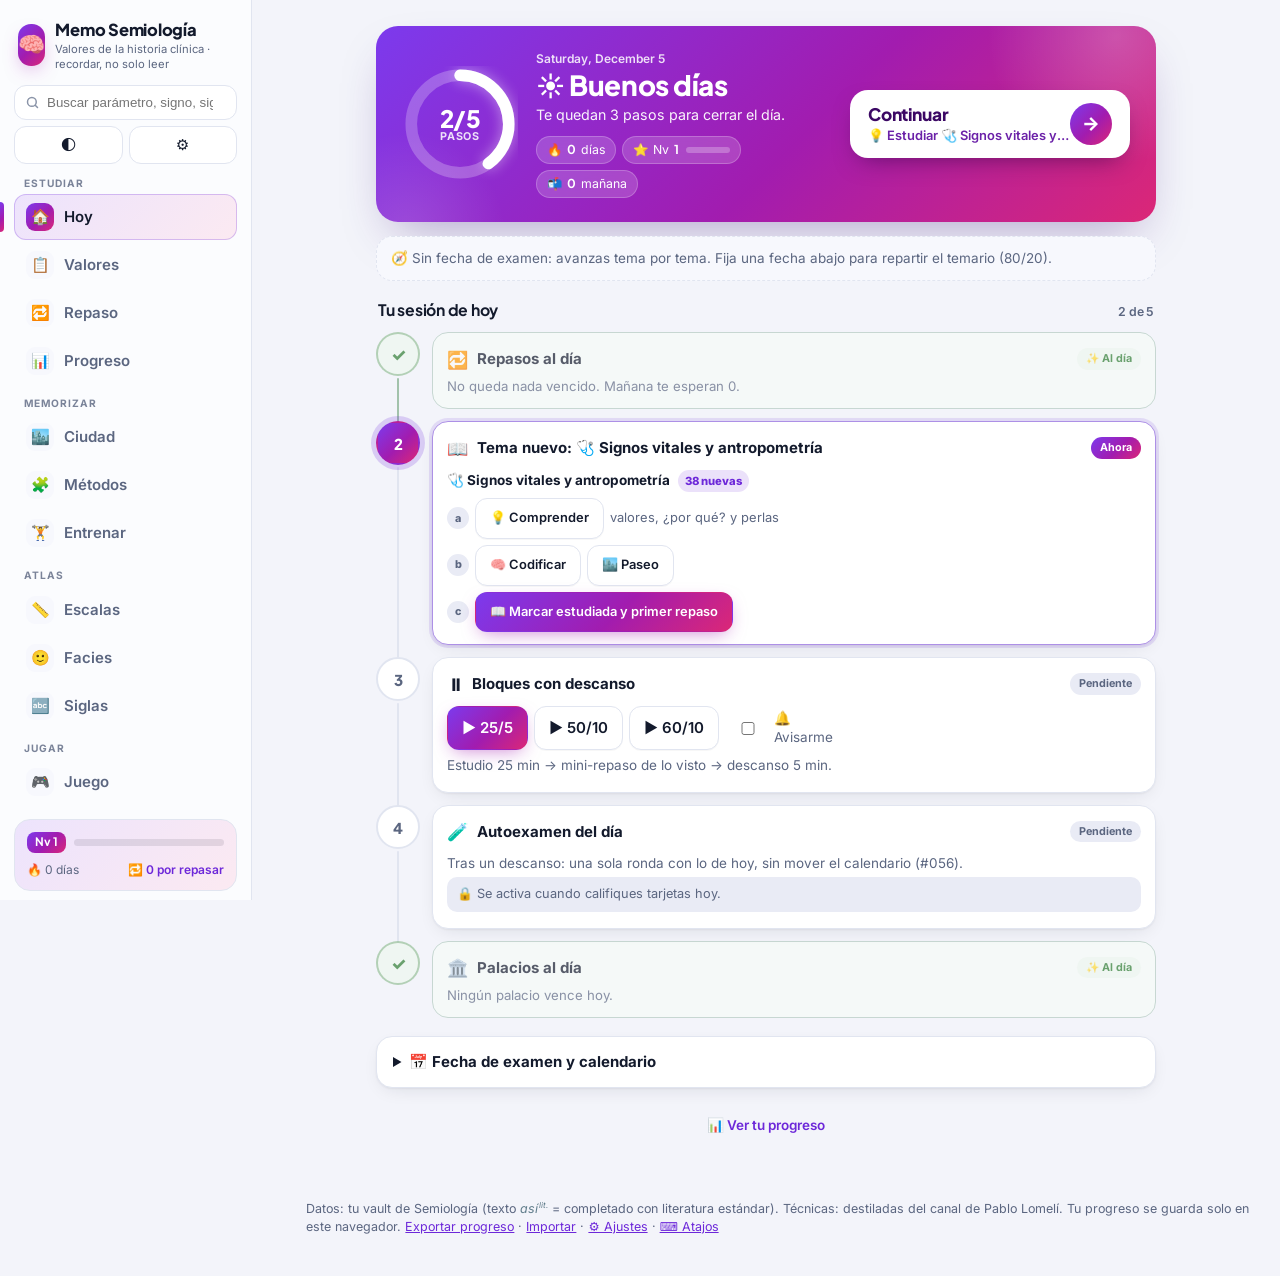
<file: index.html>
<!doctype html>
<html lang="es">
<head>
<meta charset="utf-8">
<meta name="viewport" content="width=device-width, initial-scale=1, viewport-fit=cover">
<title>Memo Semiología · Valores</title>
<meta name="description" content="Valores de la historia clínica con técnicas de memorización, escenas e imágenes, y repaso espaciado.">
<meta name="theme-color" content="#f6f7fb" media="(prefers-color-scheme: light)">
<meta name="theme-color" content="#0f1320" media="(prefers-color-scheme: dark)">
<meta name="mobile-web-app-capable" content="yes">
<meta name="apple-mobile-web-app-capable" content="yes">
<meta name="apple-mobile-web-app-title" content="Memo Semio">
<meta name="apple-mobile-web-app-status-bar-style" content="default">
<link rel="icon" href="data:image/svg+xml,<svg xmlns='http://www.w3.org/2000/svg' viewBox='0 0 100 100'><text y='.9em' font-size='90'>🧠</text></svg>">
<link rel="icon" type="image/png" sizes="192x192" href="img/icon-192.png">
<link rel="apple-touch-icon" href="img/icon-192.png">
<link rel="manifest" href="manifest.webmanifest">
<script>
  // Antes de pintar: tema, tamaño de letra, modo lectura y movimiento (evita el parpadeo). Ver js/ajustes.js.
  try {
    var r = document.documentElement, t = localStorage.getItem('memo-semio-tema'), a = JSON.parse(localStorage.getItem('memo-semio-ajustes') || '{}');
    if (t) r.dataset.theme = t;
    var fs = { s: 14, m: 15, l: 17, xl: 19 }[a.fs]; if (fs) r.style.setProperty('--fs', fs + 'px');
    if (a.lectura) r.classList.add('lectura');
    if (a.reducirMov === 'si' || a.reducirMov === true) r.classList.add('sin-mov');
  } catch (e) {}
</script>
<link rel="preconnect" href="https://fonts.googleapis.com">
<link href="https://fonts.googleapis.com/css2?family=Inter:wght@400;500;600;700;800&family=Plus+Jakarta+Sans:wght@600;700;800&display=swap" rel="stylesheet">
<link rel="stylesheet" href="css/app.css">
<link rel="stylesheet" href="css/entrenar.css" data-entrenar>
<link rel="stylesheet" href="css/juego.css">
<link rel="stylesheet" href="css/repaso.css">
<link rel="stylesheet" href="css/vistas.css">
<link rel="stylesheet" href="css/ajustes.css">
<link rel="stylesheet" href="css/hoy.css">
<link rel="stylesheet" href="css/atlas.css">
<link rel="stylesheet" href="css/diseno.css">
</head>
<body>
<a class="saltar" href="#app">Saltar al contenido</a>
<header class="top">
  <div class="brand">
    <span class="logo" aria-hidden="true">🧠</span>
    <div><h1>Memo Semiología</h1><p class="sub">Valores de la historia clínica · recordar, no solo leer</p></div>
  </div>
  <div class="tools">
    <input id="buscar" type="search" placeholder="Buscar parámetro, signo, sigla…" autocomplete="off" aria-label="Buscar parámetro, signo o sigla (atajo /)">
    <button id="tema" class="icon-btn" title="Cambiar tema (t)" aria-label="Cambiar tema claro u oscuro">🌓</button>
    <button id="ajustes" class="icon-btn" title="Ajustes (,)" aria-label="Ajustes" aria-haspopup="dialog">⚙️</button>
  </div>
  <nav class="tabs" role="tablist" aria-label="Secciones">
    <p class="tab-grupo" aria-hidden="true">Estudiar</p>
    <button data-vista="hoy"><i aria-hidden="true">🏠</i> Hoy</button>
    <button data-vista="tabla" class="on"><i aria-hidden="true">📋</i> Valores</button>
    <button data-vista="repaso"><i aria-hidden="true">🔁</i> Repaso <span id="pend" class="badge"></span></button>
    <button data-vista="progreso"><i aria-hidden="true">📊</i> Progreso</button>
    <p class="tab-grupo" aria-hidden="true">Memorizar</p>
    <button data-vista="ciudad"><i aria-hidden="true">🏙️</i> Ciudad</button>
    <button data-vista="metodos"><i aria-hidden="true">🧩</i> Métodos</button>
    <button data-vista="entrenar"><i aria-hidden="true">🏋️</i> Entrenar</button>
    <p class="tab-grupo" aria-hidden="true">Atlas</p>
    <button data-vista="escalas"><i aria-hidden="true">📏</i> Escalas</button>
    <button data-vista="facies"><i aria-hidden="true">🙂</i> Facies</button>
    <button data-vista="siglas"><i aria-hidden="true">🔤</i> Siglas</button>
    <p class="tab-grupo" aria-hidden="true">Jugar</p>
    <button data-vista="juego"><i aria-hidden="true">🎮</i> Juego</button>
  </nav>
  <div class="side-pie" id="side-pie" aria-live="polite"></div>
</header>

<main id="app" tabindex="-1">
  <section id="v-hoy" class="vista"><div id="hoy"></div></section>
  <section id="v-tabla" class="vista on">
    <div class="barra">
      <div class="chips" id="filtro-sec"></div>
      <label class="toggle"><input type="checkbox" id="solo-memo"> <span>🧠 Solo con técnica</span></label>
    </div>
    <div id="tabla"></div>
  </section>
  <section id="v-juego" class="vista"><div id="juego"></div></section>
  <section id="v-ciudad" class="vista"><div id="ciudad"></div></section>
  <section id="v-escalas" class="vista"><div id="escalas" class="grid-escalas"></div></section>
  <section id="v-facies" class="vista"><div id="facies" class="grid-facies"></div></section>
  <section id="v-entrenar" class="vista"><div id="entrenar"></div></section>
  <section id="v-repaso" class="vista"><div id="repaso"></div></section>
  <section id="v-progreso" class="vista"><div id="progreso"></div></section>
  <section id="v-metodos" class="vista"><div id="metodos"></div></section>
  <section id="v-siglas" class="vista"><div id="siglas"></div></section>
</main>

<!-- navegación móvil (≤ 760 px): 4 accesos + "Más" -->
<nav class="barra-movil" aria-label="Navegación principal">
  <button data-ir-vista="hoy"><span aria-hidden="true">🏠</span>Hoy</button>
  <button data-ir-vista="tabla"><span aria-hidden="true">📋</span>Valores</button>
  <button data-ir-vista="repaso"><span aria-hidden="true">🔁</span>Repaso<b id="pend-m" class="badge"></b></button>
  <button data-ir-vista="juego"><span aria-hidden="true">🎮</span>Juego</button>
  <button id="mas" aria-haspopup="dialog" aria-controls="hoja-mas"><span aria-hidden="true">☰</span>Más</button>
</nav>
<dialog id="hoja-mas" class="hoja-mas" aria-labelledby="hoja-mas-t">
  <div class="hm-asa" aria-hidden="true"></div>
  <h2 id="hoja-mas-t">Más secciones</h2>
  <div class="hm-grid">
    <button data-ir-vista="ciudad"><span aria-hidden="true">🏙️</span>Ciudad</button>
    <button data-ir-vista="escalas"><span aria-hidden="true">📏</span>Escalas</button>
    <button data-ir-vista="facies"><span aria-hidden="true">🙂</span>Facies</button>
    <button data-ir-vista="entrenar"><span aria-hidden="true">🏋️</span>Entrenar</button>
    <button data-ir-vista="progreso"><span aria-hidden="true">📊</span>Progreso</button>
    <button data-ir-vista="metodos"><span aria-hidden="true">🧩</span>Métodos</button>
    <button data-ir-vista="siglas"><span aria-hidden="true">🔤</span>Siglas</button>
    <button data-hm="ajustes"><span aria-hidden="true">⚙️</span>Ajustes</button>
  </div>
  <form method="dialog"><button class="btn hm-cerrar">Cerrar</button></form>
</dialog>

<div id="visor" class="visor" hidden role="dialog" aria-modal="true" aria-label="Imagen ampliada">
  <button class="visor-x" type="button" aria-label="Cerrar imagen">✕</button>
  <img alt=""><p></p>
</div>
<div id="avisos" class="avisos" role="status" aria-live="polite"></div>

<footer class="pie">
  Datos: tu vault de Semiología (texto <span class="lit">así<sup>lit.</sup></span> = completado con literatura estándar).
  Técnicas: destiladas del canal de Pablo Lomelí. Tu progreso se guarda solo en este navegador.
  <button id="exportar" class="link">Exportar progreso</button> · <label class="link">Importar<input id="importar" type="file" accept=".json" hidden></label>
  · <button class="link" data-hm="ajustes">⚙️ Ajustes</button> · <button class="link" data-hm="atajos">⌨️ Atajos</button>
</footer>
<script type="module" src="js/app.js"></script>
</body>
</html>
</file>
<file: css/app.css>
:root {
  --bg: #f6f7fb; --card: #ffffff; --ink: #1d2433; --muted: #5f6b7d; --line: #e3e7ef;
  --ok: #2e7d32; --ok-bg: #edf7ee; --up: #c62828; --up-bg: #fdeeee; --dn: #1565c0; --dn-bg: #ecf3fd;
  --memo: #6d28d9; --memo-bg: #f3edff; --accent: #4a148c; --lit: #607d8b; --shadow: 0 1px 3px rgba(20,30,50,.08), 0 6px 18px rgba(20,30,50,.05);
  --radius: 14px;
}
@media (prefers-color-scheme: dark) {
  :root:not([data-theme="light"]) {
    --bg: #0f1320; --card: #171c2c; --ink: #e7eaf2; --muted: #9aa4b8; --line: #283048;
    --ok: #81c784; --ok-bg: #16281b; --up: #ef9a9a; --up-bg: #2c1717; --dn: #90caf9; --dn-bg: #14223a;
    --memo: #c4b5fd; --memo-bg: #241a3d; --accent: #c4b5fd; --lit: #8fa3b3; --shadow: 0 1px 3px rgba(0,0,0,.4);
  }
}
:root[data-theme="dark"] {
  --bg: #0f1320; --card: #171c2c; --ink: #e7eaf2; --muted: #9aa4b8; --line: #283048;
  --ok: #81c784; --ok-bg: #16281b; --up: #ef9a9a; --up-bg: #2c1717; --dn: #90caf9; --dn-bg: #14223a;
  --memo: #c4b5fd; --memo-bg: #241a3d; --accent: #c4b5fd; --lit: #8fa3b3; --shadow: 0 1px 3px rgba(0,0,0,.4);
}
* { box-sizing: border-box; }
html, body { margin: 0; }
/* --fs: tamaño base (⚙️ Ajustes → A− A A+ A++). Todo el texto de app.css va en rem para escalar con él. */
html { font-size: var(--fs, 15px); -webkit-text-size-adjust: 100%; text-size-adjust: 100%; }
body { background: var(--bg); color: var(--ink); font: 1rem/1.45 Inter, "Segoe UI", system-ui, sans-serif; }
button { font: inherit; color: inherit; cursor: pointer; }
.lit { color: var(--lit); font-style: italic; }
.lit sup { font-size: .65em; margin-left: 1px; }

/* cabecera */
.top { position: sticky; top: 0; z-index: 20; background: color-mix(in srgb, var(--bg) 88%, transparent); backdrop-filter: blur(10px);
  border-bottom: 1px solid var(--line); padding: 12px 16px 0; display: grid; grid-template-columns: 1fr auto; gap: 8px 16px; }
.brand { display: flex; gap: 10px; align-items: center; }
.logo { font-size: 2rem; }
.brand h1 { margin: 0; font-size: 1.267rem; letter-spacing: -.01em; }
.brand .sub { margin: 0; color: var(--muted); font-size: 0.833rem; }
.tools { display: flex; gap: 8px; align-items: center; }
#buscar { width: min(320px, 46vw); padding: 9px 12px; border-radius: 10px; border: 1px solid var(--line); background: var(--card); color: var(--ink); }
.icon-btn { border: 1px solid var(--line); background: var(--card); border-radius: 10px; padding: 7px 10px; }
.tabs { grid-column: 1 / -1; display: flex; gap: 4px; overflow-x: auto; scrollbar-width: none; }
.tabs button { border: 0; background: none; padding: 9px 12px; border-bottom: 3px solid transparent; white-space: nowrap; color: var(--muted); font-weight: 600; }
.tabs button.on { color: var(--accent); border-color: var(--accent); }
.badge { background: var(--up); color: #fff; border-radius: 99px; padding: 0 7px; font-size: 0.767rem; }
.badge:empty { display: none; }

main { max-width: 1200px; margin: 0 auto; padding: 16px; }
.vista { display: none; } .vista.on { display: block; }
.barra { display: flex; flex-wrap: wrap; gap: 10px 16px; align-items: center; margin-bottom: 14px; }
.chips { display: flex; flex-wrap: wrap; gap: 6px; }
.chip { border: 1px solid var(--line); background: var(--card); border-radius: 99px; padding: 5px 11px; font-size: 0.867rem; }
.chip.on { background: var(--accent); color: #fff; border-color: var(--accent); }
.toggle { display: flex; gap: 6px; align-items: center; font-size: 0.9rem; color: var(--muted); cursor: pointer; }

/* secciones y filas */
.sec { margin-bottom: 22px; }
.sec > h2 { margin: 0 0 10px; font-size: 1.067rem; color: #fff; padding: 8px 14px; border-radius: 12px; display: flex; gap: 8px; align-items: center; }
.sec > h2 .n { margin-left: auto; font-size: 0.8rem; opacity: .85; font-weight: 500; }
.fila { background: var(--card); border: 1px solid var(--line); border-radius: var(--radius); box-shadow: var(--shadow); margin-bottom: 10px; overflow: hidden; }
.fila-cab { display: grid; grid-template-columns: minmax(150px, 1.1fr) 1.3fr 1.5fr 1.5fr; gap: 0; }
.fila-cab > div { padding: 10px 12px; border-right: 1px solid var(--line); font-size: 0.9rem; }
.fila-cab > div:last-child { border-right: 0; }
.p-nom { font-weight: 700; display: flex; flex-direction: column; gap: 6px; }
.p-nom .nm { display: flex; gap: 6px; align-items: baseline; }
.c-n { background: var(--ok-bg); } .c-n b.h { color: var(--ok); }
.c-u b.h { color: var(--up); } .c-d b.h { color: var(--dn); }
.h { display: block; font-size: 0.733rem; text-transform: uppercase; letter-spacing: .05em; margin-bottom: 2px; }
.alt { display: block; margin-top: 4px; color: #8d6e63; font-size: 0.833rem; }
.vacio { color: var(--muted); }
.ocultar .c-n .val, .ocultar .c-u .val, .ocultar .c-d .val { filter: blur(6px); cursor: pointer; user-select: none; transition: filter .2s; }
.ocultar .val.ver { filter: none; }
.clave { padding: 8px 12px; border-top: 1px dashed var(--line); font-size: 0.867rem; color: var(--muted); }
.clave .ic { margin-right: 4px; }
.memo-btn { align-self: flex-start; border: 1px solid var(--memo); color: var(--memo); background: var(--memo-bg); border-radius: 99px; padding: 3px 10px; font-size: 0.833rem; font-weight: 700; }
.memo-btn[disabled] { opacity: .55; cursor: default; border-style: dashed; }

/* panel de memoria */
.memo { display: none; border-top: 2px solid var(--memo); background: var(--memo-bg); padding: 14px; gap: 16px; grid-template-columns: 260px 1fr; }
.memo.on { display: grid; }
.memo.sin-img { grid-template-columns: 1fr; }
.memo img { width: 100%; border-radius: 12px; cursor: zoom-in; box-shadow: var(--shadow); }
.tec { display: flex; flex-wrap: wrap; gap: 6px; margin-bottom: 8px; }
.tec span { background: var(--memo); color: #fff; border-radius: 99px; padding: 2px 10px; font-size: 0.8rem; font-weight: 600; }
.porque { color: var(--muted); font-size: 0.867rem; margin: 0 0 10px; }
.codigo { display: flex; flex-wrap: wrap; gap: 8px; margin-bottom: 10px; }
.cod { background: var(--card); border: 1px solid var(--line); border-radius: 10px; padding: 6px 10px; text-align: center; min-width: 74px; }
.cod .num { font-size: 1.333rem; font-weight: 800; color: var(--memo); line-height: 1.1; }
.cod .let { font-size: 0.733rem; color: var(--muted); letter-spacing: .08em; }
.cod .pal { font-weight: 700; }
.escena { font-size: 1rem; line-height: 1.55; margin: 0 0 10px; }
.ancla { font-weight: 700; background: var(--card); border-left: 4px solid var(--memo); padding: 8px 12px; border-radius: 8px; margin: 0 0 8px; }
.acr { font-size: 0.933rem; } .acr b { color: var(--memo); font-size: 1.133rem; }
.ruta { margin: 6px 0 0; padding-left: 18px; font-size: 0.9rem; }
.revisar { color: #b45309; font-size: 0.8rem; }

/* escalas y facies */
.grid-escalas { display: grid; grid-template-columns: repeat(auto-fill, minmax(330px, 1fr)); gap: 14px; }
.esc { background: var(--card); border: 1px solid var(--line); border-radius: var(--radius); box-shadow: var(--shadow); padding: 14px; }
.esc h3 { margin: 0 0 2px; font-size: 1.067rem; } .esc .mide { color: var(--muted); font-size: 0.833rem; margin: 0 0 10px; }
.esc table { width: 100%; border-collapse: collapse; font-size: 0.867rem; }
.esc td { border-top: 1px solid var(--line); padding: 5px 4px; vertical-align: top; } .esc td:first-child { font-weight: 700; width: 38%; }
.sem { display: flex; flex-wrap: wrap; gap: 6px; margin: 10px 0 6px; }
.sem span { border: 2px solid; border-radius: 8px; font-size: 0.8rem; overflow: hidden; display: inline-flex; }
.sem b { color: #fff; padding: 1px 6px; } .sem i { font-style: normal; padding: 1px 6px; }
.perla { font-size: 0.867rem; color: var(--muted); margin: 6px 0 0; }
.grid-facies { display: grid; grid-template-columns: repeat(auto-fill, minmax(210px, 1fr)); gap: 14px; }
.fac { background: var(--card); border: 1px solid var(--line); border-radius: var(--radius); overflow: hidden; box-shadow: var(--shadow); }
.fac img { width: 100%; aspect-ratio: 1; object-fit: cover; display: block; cursor: zoom-in; }
.fac div { padding: 10px 12px; font-size: 0.867rem; } .fac b { font-size: 1rem; display: block; } .fac .o { color: var(--memo); font-weight: 600; margin-top: 4px; }

/* repaso */
.rep-top { display: flex; flex-wrap: wrap; gap: 10px; align-items: center; justify-content: space-between; margin-bottom: 14px; }
.tarjeta { max-width: 680px; margin: 0 auto; background: var(--card); border: 1px solid var(--line); border-radius: 18px; box-shadow: var(--shadow); padding: 22px; }
.tarjeta .meta { color: var(--muted); font-size: 0.833rem; display: flex; justify-content: space-between; }
.tarjeta .q { font-size: 1.4rem; font-weight: 700; margin: 14px 0 16px; }
.tarjeta textarea { width: 100%; min-height: 64px; border-radius: 10px; border: 1px solid var(--line); background: var(--bg); color: var(--ink); padding: 10px; font: inherit; }
.tarjeta .a { display: none; margin-top: 14px; border-top: 1px dashed var(--line); padding-top: 14px; }
.tarjeta.revelada .a { display: block; }
.tarjeta .a .resp { font-size: 1.2rem; font-weight: 700; color: var(--ok); }
.tarjeta .pista { margin-top: 10px; background: var(--memo-bg); border-radius: 10px; padding: 10px; font-size: 0.933rem; }
.btns { display: flex; gap: 8px; flex-wrap: wrap; margin-top: 16px; }
.btn { border: 1px solid var(--line); background: var(--card); border-radius: 10px; padding: 10px 14px; font-weight: 600; }
.btn.pri { background: var(--accent); color: #fff; border-color: var(--accent); }
/* en oscuro --accent es lila claro: texto oscuro para que se lea (contraste ≥ 7:1) */
:root[data-theme="dark"] .btn.pri, :root[data-theme="dark"] .chip.on { color: #1b1036; }
@media (prefers-color-scheme: dark) { :root:not([data-theme="light"]) .btn.pri, :root:not([data-theme="light"]) .chip.on { color: #1b1036; } }
.btn.r1 { border-color: var(--up); color: var(--up); } .btn.r2 { border-color: #d97706; color: #d97706; }
.btn.r3 { border-color: var(--ok); color: var(--ok); } .btn.r4 { border-color: var(--dn); color: var(--dn); }
.btn small { display: block; font-weight: 400; font-size: 0.733rem; opacity: .8; }
.fin { text-align: center; padding: 40px 10px; color: var(--muted); }
.fin b { display: block; font-size: 2.667rem; }

/* progreso, métodos, siglas */
.prog { display: grid; gap: 10px; }
.pbar { background: var(--card); border: 1px solid var(--line); border-radius: 12px; padding: 10px 14px; }
.pbar .t { display: flex; justify-content: space-between; font-size: 0.9rem; margin-bottom: 6px; }
.pbar .b { height: 10px; border-radius: 99px; background: var(--line); display: flex; overflow: hidden; }
.pbar .b i { display: block; height: 100%; }
.kpis { display: grid; grid-template-columns: repeat(auto-fit, minmax(150px, 1fr)); gap: 10px; margin-bottom: 16px; }
.kpi { background: var(--card); border: 1px solid var(--line); border-radius: 12px; padding: 12px; }
.kpi b { font-size: 1.733rem; display: block; } .kpi span { color: var(--muted); font-size: 0.833rem; }
.met { background: var(--card); border: 1px solid var(--line); border-radius: var(--radius); padding: 14px; margin-bottom: 10px; }
.met h3 { margin: 0 0 4px; color: var(--memo); } .met p { margin: 4px 0; font-size: 0.933rem; }
.sig { columns: 3 260px; } .sig h3 { break-after: avoid; color: var(--accent); margin: 14px 0 6px; }
.sig div { font-size: 0.9rem; break-inside: avoid; padding: 2px 0; } .sig b { color: var(--ink); }

.visor { position: fixed; inset: 0; background: rgba(0,0,0,.85); z-index: 50; display: grid; place-items: center; padding: 20px; cursor: zoom-out; }
.visor[hidden] { display: none; }
.visor img { max-width: min(92vw, 900px); max-height: 80vh; border-radius: 12px; }
.visor p { color: #fff; max-width: 700px; text-align: center; }
.pie { max-width: 1200px; margin: 20px auto 40px; padding: 0 16px; color: var(--muted); font-size: 0.833rem; }
.link { background: none; border: 0; color: var(--accent); text-decoration: underline; cursor: pointer; padding: 0; font-size: inherit; }
mark { background: #fde68a; color: inherit; border-radius: 3px; }

@media (max-width: 760px) {
  .top { grid-template-columns: 1fr; } #buscar { width: 100%; } .tools { order: 3; }
  .fila-cab { grid-template-columns: 1fr; } .fila-cab > div { border-right: 0; border-bottom: 1px solid var(--line); }
  .memo, .memo.on { grid-template-columns: 1fr; }
}

/* ciudad-palacio */
.donde { font-size: 0.867rem; margin: 0 0 8px; color: var(--ink); }
.paseo { display: flex; flex-direction: column; align-items: stretch; max-width: 640px; margin: 10px auto; }
.parada { display: flex; gap: 12px; align-items: center; text-align: left; background: var(--card); border: 1px solid var(--line); border-radius: 14px; padding: 12px 14px; box-shadow: var(--shadow); }
.parada:hover { border-color: var(--memo); }
.parada .pn { width: 28px; height: 28px; border-radius: 50%; background: var(--memo); color: #fff; display: grid; place-items: center; font-weight: 800; flex: none; }
.parada .pi { font-size: 1.867rem; } .parada .pt b { display: block; } .parada .pt small { color: var(--muted); }
.tramo { width: 4px; height: 22px; margin-left: 26px; background: repeating-linear-gradient(var(--memo) 0 6px, transparent 6px 11px); }
.lugar-t { margin: 6px 0 2px; }
.estaciones { list-style: none; padding: 0; counter-reset: e; display: grid; gap: 10px; }
.estaciones li { counter-increment: e; display: grid; grid-template-columns: 84px 1fr; gap: 12px; align-items: center; background: var(--card); border: 1px solid var(--line); border-radius: 12px; padding: 10px; position: relative; }
.estaciones li::before { content: counter(e); position: absolute; top: -8px; left: -8px; background: var(--memo); color: #fff; border-radius: 99px; font-size: 0.8rem; font-weight: 800; padding: 1px 8px; }
.estaciones img, .estaciones .ph { width: 84px; height: 84px; border-radius: 10px; object-fit: cover; display: grid; place-items: center; font-size: 2.267rem; background: var(--memo-bg); cursor: zoom-in; }
.estaciones .ub { display: block; color: var(--memo); font-size: 0.833rem; font-weight: 700; }
.estaciones b { display: block; } .estaciones .an { display: block; font-size: 0.867rem; color: var(--muted); }

details.fmemo, details.sigm { margin-top: 6px; } details summary { cursor: pointer; }
details.sigm { break-inside: avoid; padding: 3px 0; font-size: 0.9rem; }
details.sigm[open] { background: var(--memo-bg); border-radius: 8px; padding: 6px 8px; }
details.fmemo summary { color: var(--memo); font-weight: 700; font-size: 0.867rem; }

.tarjeta .q { white-space: pre-line; }

/* ---------- paquete C: accesibilidad, rendimiento y navegación móvil ---------- */
:focus-visible { outline: 2px solid var(--accent); outline-offset: 2px; border-radius: 6px; }
:focus:not(:focus-visible) { outline: none; }
.vista:focus { outline: none; }
.saltar { position: absolute; left: 8px; top: -60px; z-index: 100; background: var(--accent); color: #fff; padding: 8px 14px; border-radius: 10px; font-weight: 700; text-decoration: none; }
.saltar:focus { top: 8px; }
kbd { font: 600 .8em/1 ui-monospace, Consolas, monospace; background: var(--bg); border: 1px solid var(--line); border-bottom-width: 2px; border-radius: 6px; padding: 2px 6px; }
.tabs button:hover { color: var(--ink); }
/* T6: el navegador no pinta las fichas fuera de pantalla (Valores tiene ~145 fichas) */
.fila { content-visibility: auto; contain-intrinsic-size: auto 150px; }
.esc, .fac, .met { content-visibility: auto; contain-intrinsic-size: auto 320px; }
img { max-width: 100%; }

/* T4: en el celular las pestañas se reemplazan por la barra inferior (css/ajustes.css) */
:root { --barra-movil: 0px; }
@media (max-width: 760px) {
  :root { --barra-movil: calc(60px + env(safe-area-inset-bottom, 0px)); }
  .tabs { display: none; }
  .top { position: relative; padding: 8px 12px 8px; gap: 6px; padding-left: max(12px, env(safe-area-inset-left)); padding-right: max(12px, env(safe-area-inset-right)); }
  .brand .sub { display: none; }
  .logo { font-size: 1.6rem; } .brand h1 { font-size: 1.1rem; }
  .tools { gap: 6px; } #buscar { flex: 1; min-width: 0; }
  .icon-btn { min-width: 40px; min-height: 40px; }
  main { padding: 12px; }
  body { padding-bottom: var(--barra-movil); }
  .pie { margin-bottom: 16px; }
  .grid-escalas { grid-template-columns: 1fr; }
  .grid-facies { grid-template-columns: repeat(auto-fill, minmax(150px, 1fr)); }
  .sig { columns: 1; }
  /* filtros de sección en una sola fila desplazable (no ocupan media pantalla) */
  .barra > .chips { flex-wrap: nowrap; overflow-x: auto; scrollbar-width: none; width: 100%; padding-bottom: 2px; -webkit-overflow-scrolling: touch; }
  .barra > .chips .chip { flex: none; white-space: nowrap; }
  .tarjeta { padding: 16px; } .tarjeta .q { font-size: 1.25rem; }
}

/* ---------- pulido móvil (≤ 760 px): cabecera compacta que se esconde al bajar, toques ≥ 44 px, letra legible ---------- */
@media (max-width: 760px) {
  /* fila 1: marca + 🌓 ⚙️ · fila 2: buscador a todo el ancho. app.js pone body.top-oculta al bajar y la quita al subir */
  .top { position: sticky; top: 0; grid-template-columns: minmax(0, 1fr) auto auto; align-items: center; gap: 8px 6px;
    padding: max(8px, env(safe-area-inset-top)) max(12px, env(safe-area-inset-right)) 10px max(12px, env(safe-area-inset-left));
    transition: transform .28s cubic-bezier(.2, .8, .3, 1); }
  body.top-oculta .top { transform: translateY(-105%); }
  .tools { display: contents; }
  .brand { min-width: 0; }
  .brand h1 { white-space: nowrap; overflow: hidden; text-overflow: ellipsis; }
  #tema { grid-column: 2; grid-row: 1; } #ajustes { grid-column: 3; grid-row: 1; }
  .icon-btn { min-width: 44px; min-height: 44px; border-radius: 12px; font-size: 1.05rem; }
  #buscar { grid-column: 1 / -1; grid-row: 2; width: 100%; min-height: 44px; border-radius: 12px; padding: 10px 14px 10px 38px;
    background: var(--card) url("data:image/svg+xml,%3Csvg xmlns='http://www.w3.org/2000/svg' viewBox='0 0 24 24' fill='none' stroke='%238a94a8' stroke-width='2.4' stroke-linecap='round'%3E%3Ccircle cx='11' cy='11' r='7'/%3E%3Cpath d='m20 20-3.6-3.6'/%3E%3C/svg%3E") no-repeat 12px 50% / 17px; }
  /* ≥ 16 px en campos: iOS no hace zoom al enfocarlos */
  #buscar, main input[type="text"], main input[type="search"], main input[type="number"], main input[type="date"], main textarea, main select { font-size: max(16px, 1rem) !important; }
  main select { min-height: 44px; border-radius: 10px; }

  main { padding: 12px max(12px, env(safe-area-inset-right)) 18px max(12px, env(safe-area-inset-left)); }
  /* cambio de pestaña suave (el Juego no: su mapa es fixed y una transformación lo movería) */
  .vista.on:not(#v-juego) { animation: vista-entra .24s ease-out; }

  /* toques cómodos */
  .btn { min-height: 44px; }
  button.chip { min-height: 40px; padding: 8px 14px; display: inline-flex; align-items: center; gap: 4px; }
  .memo-btn { min-height: 40px; padding: 8px 14px; }
  .toggle { min-height: 44px; font-size: 0.85rem; }
  .barra { gap: 6px 10px; }
  .toggle input[type="checkbox"] { width: 20px; height: 20px; accent-color: var(--accent); }
  main summary { padding-block: 10px; }

  /* tarjetas: un poco más de aire y bordes más suaves */
  .fila, .esc, .fac, .met, .kpi, .pbar, .parada { border-radius: 16px; }
  .fila-cab > div { padding: 11px 14px; }
  .clave { padding: 10px 14px; }
  .sec > h2 { border-radius: 14px; padding: 10px 14px; }
  .memo { padding: 14px 12px; }
  .kpis { grid-template-columns: repeat(2, minmax(0, 1fr)); }
  .tarjeta textarea { min-height: 72px; }
  /* tablas anchas: scroll propio, nunca de la página */
  .esc table { display: block; overflow-x: auto; }
  .esc table tbody { display: table; width: 100%; }
  .estaciones li { grid-template-columns: 72px 1fr; }
  .estaciones img, .estaciones .ph { width: 72px; height: 72px; }
  .visor img { max-width: 100%; max-height: 74dvh; }
  .pie { padding-left: max(16px, env(safe-area-inset-left)); padding-right: max(16px, env(safe-area-inset-right)); line-height: 1.7; }
}
@keyframes vista-entra { from { opacity: 0; transform: translateY(6px); } }
@media (prefers-reduced-motion: reduce) { .vista.on { animation: none !important; } .top { transition: none !important; } }
</file>
<file: css/entrenar.css>
/* Pestaña ENTRENAR — usa las variables de app.css (modo claro y oscuro). Móvil primero. */
.ent { position: relative; max-width: 860px; margin: 0 auto; }
.ent .link { background: none; border: 0; color: var(--accent); text-decoration: underline; padding: 0; }

/* animaciones */
@keyframes ent-in { from { opacity: 0; transform: translateY(10px); } to { opacity: 1; transform: none; } }
@keyframes ent-pop { 0% { transform: scale(.85); opacity: 0; } 60% { transform: scale(1.04); opacity: 1; } 100% { transform: scale(1); } }
@keyframes ent-shake { 0%, 100% { transform: translateX(0); } 20% { transform: translateX(-8px); } 40% { transform: translateX(7px); } 60% { transform: translateX(-5px); } 80% { transform: translateX(3px); } }
@keyframes ent-glow-ok { 0% { box-shadow: 0 0 0 0 color-mix(in srgb, var(--ok) 60%, transparent); } 100% { box-shadow: 0 0 0 14px transparent; } }
@keyframes ent-bump { 0% { transform: scale(1); } 40% { transform: scale(1.35); } 100% { transform: scale(1); } }
@keyframes ent-sube { 0% { opacity: 0; transform: translate(-50%, 10px) scale(.8); } 20% { opacity: 1; transform: translate(-50%, 0) scale(1.1); } 100% { opacity: 0; transform: translate(-50%, -60px) scale(1); } }
@keyframes ent-cae { 0% { transform: translateY(-20px) rotate(0); opacity: 1; } 100% { transform: translateY(110vh) rotate(720deg); opacity: .9; } }
@keyframes ent-latido { 0%, 100% { transform: scale(1); } 50% { transform: scale(1.12); } }
@keyframes ent-flota { 0%, 100% { transform: translateY(0) rotate(-4deg); } 50% { transform: translateY(-6px) rotate(4deg); } }
.ent-in { animation: ent-in .35s ease both; }
.ent-pop { animation: ent-pop .45s cubic-bezier(.2, .9, .3, 1.3) both; }
.ent-ok { animation: ent-glow-ok .6s ease; border-color: var(--ok) !important; }
.ent-mal { animation: ent-shake .45s ease; border-color: var(--up) !important; }

/* menú */
.ent-hero { display: flex; flex-wrap: wrap; gap: 10px 16px; align-items: flex-end; justify-content: space-between; margin-bottom: 12px; }
.ent-hero .ds-sub { margin: 0; max-width: 520px; }
.ent-nivel { display: grid; grid-template-columns: auto 1fr; gap: 4px 10px; align-items: center; min-width: 170px; padding: 8px 12px; border-radius: 16px;
  background: var(--grad-suave); border: 1px solid var(--line); font-size: 0.8125rem; }
.ent-nv { font-family: var(--font-display); font-weight: 800; background: var(--grad); color: #fff; border-radius: 10px; padding: 4px 9px; grid-row: span 2; }
.ent-nv-tx { display: flex; gap: 8px; align-items: baseline; }
.ent-nv-tx small { color: var(--muted); }
.ent-nv-barra { height: 6px; border-radius: 99px; background: color-mix(in srgb, var(--ink) 10%, transparent); overflow: hidden; }
.ent-nv-barra i { display: block; height: 100%; background: var(--grad); border-radius: inherit; }
.ent-resumen { display: grid; grid-template-columns: repeat(3, 1fr); gap: 8px; margin-bottom: 12px; }
.ent-resumen div { background: var(--card); border: 1px solid var(--line); border-radius: var(--r); box-shadow: var(--shadow); padding: 10px 8px; text-align: center; }
.ent-resumen b { display: block; font-family: var(--font-display); font-size: 1.375rem; line-height: 1.1; font-variant-numeric: tabular-nums; }
.ent-resumen b small { font-size: .7em; color: var(--muted); }
.ent-resumen span { font-size: 0.75rem; color: var(--muted); }
.ent-sugerido { position: relative; overflow: hidden; width: 100%; display: flex; align-items: center; gap: 14px; text-align: left; border: 0; border-radius: var(--r-lg);
  padding: 16px; background: var(--grad); color: #fff; box-shadow: var(--shadow-lg); margin-bottom: 4px; transition: transform .18s var(--ease), box-shadow .2s; }
.ent-sugerido::after { content: ""; position: absolute; right: -50px; top: -60px; width: 180px; height: 180px; border-radius: 50%; background: rgba(255, 255, 255, .12); pointer-events: none; }
.ent-sugerido:hover { transform: translateY(-2px); }
.ent-sugerido:active { transform: scale(.98); }
.ent-sug-ic { flex: none; width: 58px; height: 58px; border-radius: 18px; display: grid; place-items: center; font-size: 2rem; background: rgba(255, 255, 255, .18); }
.ent-sug-tx { flex: 1; min-width: 0; display: grid; gap: 1px; }
.ent-sug-tx small { font-size: 0.6875rem; font-weight: 800; letter-spacing: .08em; text-transform: uppercase; opacity: .85; }
.ent-sug-tx b { font-family: var(--font-display); font-size: 1.1875rem; line-height: 1.2; }
.ent-sug-tx span { font-size: 0.8125rem; opacity: .92; }
.ent-sug-play { flex: none; width: 46px; height: 46px; border-radius: 50%; display: grid; place-items: center; background: #fff; color: #a21caf; font-size: 1.1rem; padding-left: 3px;
  box-shadow: 0 6px 16px -6px rgba(0, 0, 0, .45); animation: ent-latido 2.4s ease-in-out infinite; }
.ent-h { font-size: 0.8125rem; text-transform: uppercase; letter-spacing: .08em; color: var(--muted); margin: 18px 2px 10px; }
.ent-grid { display: grid; grid-template-columns: 1fr; gap: 10px; }
@media (min-width: 560px) { .ent-grid { grid-template-columns: 1fr 1fr; gap: 12px; } }
@media (min-width: 980px) { .ent-grid { grid-template-columns: repeat(3, 1fr); } }
/* tarjeta de juego: superficie de la app + acento armónico (gama violeta, magenta y rosa de la marca) */
.ent-card { --c1: #7c3aed; --c2: #db2777; position: relative; overflow: hidden; text-align: left; color: var(--ink); background: var(--card);
  border: 1px solid var(--line); border-radius: var(--r-lg); padding: 14px; box-shadow: var(--shadow);
  display: grid; grid-template-columns: auto 1fr; gap: 10px 14px; align-items: start;
  transition: transform .2s var(--ease), box-shadow .2s, border-color .2s; }
.ent-card::before { content: ""; position: absolute; inset: 0; pointer-events: none;
  background: radial-gradient(110% 80% at 100% 0%, color-mix(in srgb, var(--c2) 15%, transparent), transparent 62%); }
.ent-card:hover, .ent-card:focus-visible { transform: translateY(-2px); box-shadow: var(--shadow-lg); border-color: color-mix(in srgb, var(--c1) 40%, var(--line)); }
.ent-card:active { transform: scale(.98); }
.ent-card .ent-ic { position: relative; width: 56px; height: 56px; border-radius: 17px; display: grid; place-items: center; font-size: 1.85rem; line-height: 1;
  background: linear-gradient(135deg, var(--c1), var(--c2)); box-shadow: 0 10px 20px -10px var(--c1); }
@media (hover: hover) { .ent-card:hover .ent-ic { animation: ent-flota 1.6s ease-in-out infinite; } }
.ent-card-tx { position: relative; min-width: 0; display: grid; gap: 3px; }
.ent-card-tx b { font-family: var(--font-display); font-size: 1.0625rem; line-height: 1.25; }
.ent-card .ent-d { font-size: 0.8125rem; color: var(--muted); line-height: 1.4; }
.ent-card-pie { position: relative; grid-column: 1 / -1; display: flex; align-items: center; gap: 6px; flex-wrap: wrap; }
.ent-rec { border-radius: 99px; padding: 3px 10px; font-size: 0.75rem; font-weight: 700; color: var(--c1);
  background: color-mix(in srgb, var(--c1) 12%, var(--card)); border: 1px solid color-mix(in srgb, var(--c1) 30%, transparent); }
.ent-jug { font-size: 0.75rem; color: var(--muted); }
.ent-jug.nuevo { font-weight: 800; color: var(--c2); text-transform: uppercase; letter-spacing: .06em; font-size: 0.6875rem; }
.ent-spark { margin-left: auto; display: flex; align-items: flex-end; gap: 3px; height: 24px; }
.ent-spark i { width: 6px; border-radius: 3px; background: var(--ok); }
.ent-spark i.a { background: #f59e0b; } .ent-spark i.r { background: var(--up); }
.ent-spark.vacia i { height: 22%; background: var(--line); }
.ent-card .ent-formato { position: relative; grid-column: 1 / -1; justify-self: start; color: var(--muted); font-size: 0.7188rem; font-weight: 600; }
.g1 { --c1: #7c3aed; --c2: #a21caf; }
.g2 { --c1: #4f46e5; --c2: #7c3aed; }
.g3 { --c1: #db2777; --c2: #f43f5e; }
.g4 { --c1: #8b5cf6; --c2: #d946ef; }
.g5 { --c1: #a21caf; --c2: #db2777; }
.g6 { --c1: #6366f1; --c2: #a855f7; }
.g7 { --c1: #9333ea; --c2: #ec4899; }
:root[data-theme="dark"] .ent-rec { color: color-mix(in srgb, var(--c1) 50%, #fff); }
@media (prefers-color-scheme: dark) { :root:not([data-theme="light"]) .ent-rec { color: color-mix(in srgb, var(--c1) 50%, #fff); } }
.ent-nota { color: var(--muted); font-size: 0.75rem; text-align: center; margin-top: 14px; }
@media (max-width: 760px) { .ent-nota { display: none; } }

/* cabecera de juego */
.ent-cab { display: flex; flex-wrap: wrap; align-items: center; gap: 8px 10px; margin-bottom: 8px; }
.ent-cab h2 { margin: 0; font-size: 1.0625rem; flex: 1; min-width: 0; display: flex; gap: 6px; align-items: center; }
.ent-cab h2 span:last-child { overflow: hidden; text-overflow: ellipsis; white-space: nowrap; }
.ent-volver { border: 1px solid var(--line); background: var(--card); color: var(--ink); border-radius: 12px; width: 44px; height: 44px; font-size: 1.125rem; flex: none; }
.ent-stats { display: flex; gap: 6px; flex-wrap: wrap; }
.ent-st { background: var(--card); border: 1px solid var(--line); border-radius: 99px; padding: 4px 10px; font-size: 0.8125rem; white-space: nowrap; display: inline-block; }
.ent-st b { font-variant-numeric: tabular-nums; }
.ent-bump { animation: ent-bump .4s ease; border-color: #f59e0b; }
.ent-urge { color: var(--up); border-color: var(--up); animation: ent-latido .5s ease-in-out infinite; }
.ent-prog, .ent-tiempo { height: 8px; border-radius: 99px; background: var(--line); overflow: hidden; margin-bottom: 14px; }
.ent-prog i, .ent-tiempo i { display: block; height: 100%; border-radius: 99px; background: var(--grad); transition: width .45s var(--ease); }
.ent-tiempo i { width: 100%; background: linear-gradient(90deg, #dc2626, #f59e0b, #22c55e); transition-property: width; transition-timing-function: linear; }

/* tarjeta de pregunta */
.ent-tarjeta { background: var(--card); border: 2px solid var(--line); border-radius: var(--r-lg); box-shadow: var(--shadow); padding: 18px 16px; }
.ent-centro { text-align: center; }
.ent-pide { color: var(--muted); font-size: 0.875rem; margin: 0 0 6px; display: flex; flex-wrap: wrap; gap: 6px; align-items: center; }
.ent-centro .ent-pide { justify-content: center; }
.ent-grande { font-size: clamp(44px, 14vw, 76px); font-weight: 800; text-align: center; letter-spacing: -.02em; line-height: 1.1; margin: 10px 0;
  background: var(--grad); -webkit-background-clip: text; background-clip: text; color: transparent; overflow-wrap: anywhere; }
.ent-palabra { font-size: clamp(36px, 11vw, 60px); }
.ent-texto { font-size: clamp(20px, 5.5vw, 28px); line-height: 1.25; }
.ent-q { font-size: 1.125rem; font-weight: 600; margin: 4px 0 12px; }
.ent-sub { color: var(--muted); font-size: 0.8125rem; margin: 6px 0; }
.ent-chips { display: inline-flex; flex-wrap: wrap; gap: 6px; vertical-align: middle; }
.ent-chips .chip { padding: 5px 10px; }

.ent-resp { display: flex; gap: 8px; margin-top: 12px; }
.ent-resp input { flex: 1; min-width: 0; font: inherit; font-size: 1.25rem; padding: 12px 14px; border-radius: 14px; border: 2px solid var(--line); background: var(--bg); color: var(--ink); text-align: center; }
.ent-resp input:focus { outline: none; border-color: var(--accent); }
.ent-pad { display: grid; grid-template-columns: repeat(3, 1fr); gap: 8px; margin: 12px auto 0; max-width: 320px; }
.ent-tecla { border: 1px solid var(--line); background: var(--bg); border-radius: 14px; padding: 12px 0; font-size: 1.375rem; font-weight: 700; transition: transform .1s; }
.ent-tecla:active { transform: scale(.93); background: var(--memo-bg); }

/* botones */
.ent-btns { display: flex; flex-wrap: wrap; gap: 8px; margin-top: 12px; }
.ent-centro .ent-btns { justify-content: center; }
.ent-b { border: 1px solid var(--line); background: var(--card); color: var(--ink); border-radius: 12px; padding: 10px 14px; min-height: 44px; font-weight: 600; transition: transform .12s var(--ease), filter .15s, box-shadow .2s; }
.ent-b:active { transform: scale(.96); }
.ent-b.pri { background: var(--grad); color: #fff; border-color: transparent; box-shadow: 0 6px 18px -6px rgba(162, 28, 175, .55); }
.ent-b.pri:hover { filter: brightness(1.06); }
.ent-b:disabled { opacity: .45; cursor: default; }
.ent-xl { font-size: 1.25rem; padding: 14px 34px; border-radius: 16px; margin-top: 8px; box-shadow: 0 8px 20px rgba(219, 39, 119, .3); }
.ent-record { font-size: 0.9375rem; }

/* opciones */
.ent-ops { display: grid; grid-template-columns: 1fr; gap: 8px; margin-top: 14px; }
@media (min-width: 620px) { .ent-ops { grid-template-columns: 1fr 1fr; } }
.ent-op { display: flex; gap: 10px; align-items: center; text-align: left; border: 2px solid var(--line); background: var(--bg); border-radius: 14px; padding: 12px; font-size: 0.9062rem;
  min-height: 52px; transition: transform .12s, border-color .15s, background .15s, opacity .2s; }
.ent-op:hover:not(:disabled) { border-color: var(--accent); transform: translateY(-1px); }
.ent-op:active:not(:disabled) { transform: scale(.98); }
.ent-op kbd { flex: none; width: 26px; height: 26px; border-radius: 8px; display: grid; place-items: center; background: var(--card); border: 1px solid var(--line); font: 600 0.75rem Inter, sans-serif; color: var(--muted); }
.ent-op:disabled { cursor: default; }
.ent-op.ent-bien { border-color: var(--ok); background: var(--ok-bg); animation: ent-pop .35s ease; }
.ent-op.ent-bien kbd { background: var(--ok); color: #fff; border-color: var(--ok); }
.ent-op.ent-error { border-color: var(--up); background: var(--up-bg); animation: ent-shake .4s ease; }
.ent-op.ent-apagada { opacity: .45; }

/* feedback inmediato: entra con rebote (bien) o sacudida (mal) y lleva un acento lateral */
@keyframes ent-fb-si { 0% { opacity: 0; transform: translateY(8px) scale(.97); } 60% { opacity: 1; transform: translateY(0) scale(1.015); } 100% { transform: none; } }
.ent-feedback { position: relative; margin-top: 14px; border-radius: 14px; padding: 12px 14px 12px 16px; font-weight: 700; animation: ent-fb-si .35s var(--ease) both; overflow: hidden; }
.ent-feedback::before { content: ""; position: absolute; left: 0; top: 0; bottom: 0; width: 4px; background: currentColor; }
.ent-feedback.no { animation: ent-in .25s ease both, ent-shake .4s ease .05s; }
.ent-feedback p { font-weight: 400; margin: 6px 0 0; }
.ent-feedback.si { background: var(--ok-bg); color: var(--ok); border: 1px solid color-mix(in srgb, var(--ok) 50%, transparent); }
.ent-feedback.no { background: var(--up-bg); color: var(--up); border: 1px solid color-mix(in srgb, var(--up) 50%, transparent); }
.ent-feedback p, .ent-feedback .ent-memo { color: var(--ink); }
.ent-feedback .ent-b { margin-top: 10px; }
.ent-memo { display: block; background: var(--memo-bg); border-radius: 10px; padding: 8px 10px; font-size: 0.8438rem; font-weight: 400; margin-top: 6px; }
.ent-pista { background: var(--memo-bg); color: var(--ink); border: 1px dashed var(--memo); border-radius: 12px; padding: 8px 12px; margin-top: 8px; font-size: 0.875rem; }
.ent-letras { font: 600 0.7812rem ui-monospace, Consolas, monospace; background: var(--memo-bg); color: var(--memo); border-radius: 6px; padding: 1px 6px; }

/* gimnasio */
.ent-leyenda { display: grid; grid-template-columns: repeat(5, 1fr); gap: 6px; margin: 4px 0 10px; }
.ent-leyenda span { background: var(--card); border: 1px solid var(--line); border-radius: 10px; padding: 6px 4px; text-align: center; font-size: 0.6875rem; color: var(--muted); line-height: 1.2; }
.ent-leyenda b { display: block; font-size: 1.25rem; color: var(--accent); }
.ent-modos { display: grid; gap: 10px; margin: 12px 0; }
@media (min-width: 620px) { .ent-modos { grid-template-columns: repeat(3, 1fr); } }
.ent-modo { text-align: left; border: 2px solid var(--line); background: var(--card); border-radius: 18px; padding: 14px; display: flex; flex-direction: column; gap: 2px; transition: transform .15s, border-color .15s; animation: ent-in .4s ease both; }
.ent-modo:hover { border-color: var(--accent); transform: translateY(-2px); }
.ent-modo b { font-size: 1.5rem; color: var(--accent); }
.ent-modo span { font-weight: 700; }
.ent-modo small { color: var(--muted); }
.ent-tabla { display: grid; grid-template-columns: repeat(auto-fill, minmax(64px, 1fr)); gap: 6px; margin-top: 8px; }
.ent-celda { border: 1px solid var(--line); background: var(--card); border-radius: 10px; padding: 6px 2px; display: flex; flex-direction: column; align-items: center; min-height: 54px; }
.ent-celda b { font-size: 1rem; color: var(--accent); }
.ent-celda span { font-size: 0.7188rem; filter: blur(5px); opacity: .5; transition: filter .2s, opacity .2s; overflow-wrap: anywhere; text-align: center; }
.ent-celda.ver span { filter: none; opacity: 1; }

/* facies */
.ent-facies { display: grid; gap: 12px; }
@media (min-width: 620px) { .ent-facies { grid-template-columns: 220px 1fr; align-items: start; } }
.ent-facies-img { width: 100%; max-width: 260px; aspect-ratio: 1; object-fit: cover; border-radius: 16px; margin: 0 auto; display: block; box-shadow: var(--shadow); animation: ent-pop .4s ease both; }
.ent-sin { display: grid; place-items: center; font-size: 5.625rem; background: var(--memo-bg); }

/* contrarreloj */
.ent-rapida { animation-duration: .2s; }

/* memory */
.ent-memory { display: grid; grid-template-columns: repeat(3, 1fr); gap: 8px; perspective: 900px; }
@media (min-width: 620px) { .ent-memory { grid-template-columns: repeat(4, 1fr); gap: 10px; } }
.ent-carta { position: relative; border: 0; background: none; padding: 0; min-height: 96px; transform-style: preserve-3d; transition: transform .45s cubic-bezier(.3, .8, .3, 1.2); border-radius: 14px; }
.ent-carta.vuelta, .ent-carta.hecha { transform: rotateY(180deg); }
.ent-cara { position: absolute; inset: 0; border-radius: 14px; display: grid; place-items: center; padding: 6px; backface-visibility: hidden; -webkit-backface-visibility: hidden;
  font-size: 0.7812rem; line-height: 1.2; text-align: center; overflow-wrap: anywhere; overflow: hidden; }
.ent-dorso { background: var(--grad); color: #fff; font-size: 1.875rem; box-shadow: var(--shadow); }
.ent-frente { transform: rotateY(180deg); background: var(--card); border: 2px solid var(--line); font-weight: 600; }
.ent-a .ent-frente { border-color: var(--memo); }
.ent-carta.hecha .ent-frente { background: var(--ok-bg); border-color: var(--ok); color: var(--ok); }
.ent-carta.ent-mal .ent-frente { border-color: var(--up); background: var(--up-bg); }
.ent-carta.ent-ok, .ent-carta.ent-mal { animation: none; }
.ent-estrellas { font-size: 2.125rem; margin: 4px 0; letter-spacing: 4px; }
.ent-pares { text-align: left; font-size: 0.8125rem; padding-left: 18px; }

/* caso clínico */
.ent-hc-cab { display: flex; gap: 12px; align-items: flex-start; }
.ent-hc-ic { font-size: 2.125rem; }
.ent-hc-cab p { margin: 2px 0 0; font-size: 0.875rem; }
.ent-hc-lista { display: grid; gap: 8px; margin-top: 10px; }
.ent-hc-fila { border: 2px solid var(--line); border-radius: 14px; padding: 10px; display: grid; gap: 8px; background: var(--bg); transition: border-color .2s, background .2s; }
.ent-hc-fila.si { border-color: var(--ok); background: var(--ok-bg); }
.ent-hc-fila.no { border-color: var(--up); background: var(--up-bg); }
.ent-hc-dato { display: flex; justify-content: space-between; gap: 8px; align-items: baseline; flex-wrap: wrap; }
.ent-hc-dato b { font-size: 1.125rem; font-variant-numeric: tabular-nums; }
.ent-hc-bot { display: grid; grid-template-columns: repeat(3, 1fr); gap: 6px; }
.ent-tri { border: 2px solid var(--line); background: var(--card); border-radius: 12px; padding: 6px 4px; font-size: 1.125rem; display: flex; flex-direction: column; align-items: center; transition: transform .1s; }
.ent-tri small { font-size: 0.7188rem; font-weight: 600; }
.ent-tri:active:not(:disabled) { transform: scale(.94); }
.ent-tri.on.ent-tri-normal { border-color: var(--ok); background: var(--ok-bg); }
.ent-tri.on.ent-tri-alto { border-color: var(--up); background: var(--up-bg); }
.ent-tri.on.ent-tri-bajo { border-color: var(--dn); background: var(--dn-bg); }
.ent-tri:disabled:not(.on) { opacity: .4; }
.ent-hc-fb { font-size: 0.8125rem; }
.ent-hc-fb:empty { display: none; }

/* final: anillo de efectividad + récord */
.ent-fin { --c1: #7c3aed; --c2: #db2777; position: relative; overflow: hidden; background: var(--card); border: 1px solid var(--line); border-radius: var(--r-lg); box-shadow: var(--shadow-lg); padding: 20px 16px; text-align: center; }
.ent-fin::before { content: ""; position: absolute; inset: 0 0 auto; height: 160px; pointer-events: none;
  background: radial-gradient(90% 100% at 50% 0%, color-mix(in srgb, var(--c1) 18%, transparent), transparent 70%); }
.ent-fin > * { position: relative; }
.ent-fin-juego { margin: 0 0 10px; font-size: 0.8125rem; font-weight: 700; color: var(--muted); }
.ent-fin h3 { margin: 10px 0 4px; font-family: var(--font-display); font-size: 1.375rem; }
@property --ent-p { syntax: "<number>"; inherits: false; initial-value: 0; }
@keyframes ent-llena { from { --ent-p: 0; } }
.ent-anillo { --ent-p: var(--p); width: 132px; height: 132px; margin: 0 auto; border-radius: 50%; display: grid; place-items: center; position: relative;
  background: conic-gradient(var(--c1), var(--c2) calc(var(--ent-p) * 1%), color-mix(in srgb, var(--ink) 9%, transparent) 0);
  animation: ent-llena 1s var(--ease) both; }
.ent-anillo::before { content: ""; position: absolute; inset: 11px; border-radius: 50%; background: var(--card); }
.ent-anillo b { position: relative; font-family: var(--font-display); font-size: 2.125rem; line-height: 1; font-variant-numeric: tabular-nums; }
.ent-anillo b small { font-size: .5em; color: var(--muted); }
.ent-anillo span { position: absolute; right: -2px; bottom: 4px; font-size: 1.6rem; animation: ent-pop .5s cubic-bezier(.2, .9, .3, 1.3) .6s both; }
.ent-nuevo-rec { display: inline-block; margin: 4px 0 6px; padding: 5px 14px; border-radius: 99px; background: var(--grad); color: #fff; font-weight: 800; font-size: 0.875rem;
  box-shadow: 0 8px 20px -8px rgba(162, 28, 175, .7); animation: ent-pop .5s cubic-bezier(.2, .9, .3, 1.3) .8s both; }
.ent-medalla { font-size: 3.75rem; animation: ent-latido 1.4s ease-in-out 2; }
.ent-kpis { display: grid; grid-template-columns: repeat(2, 1fr); gap: 8px; margin: 12px 0 10px; }
@media (min-width: 560px) { .ent-kpis { grid-template-columns: repeat(4, 1fr); } }
.ent-kpis div { background: var(--card-2); border: 1px solid var(--line); border-radius: 12px; padding: 10px 6px; }
.ent-kpis b { display: block; font-family: var(--font-display); font-size: 1.375rem; font-variant-numeric: tabular-nums; }
.ent-kpis span { color: var(--muted); font-size: 0.75rem; }
.ent-errores { text-align: left; background: var(--up-bg); border-radius: 12px; padding: 8px 12px; margin: 10px 0; }
.ent-errores summary { font-weight: 700; color: var(--up); cursor: pointer; min-height: 32px; display: flex; align-items: center; }
.ent-errores ul { margin: 6px 0 0; padding-left: 18px; font-size: 0.8438rem; }
.ent-errores li { margin: 3px 0; }
.ent-fin .ent-btns { justify-content: center; }
@media (max-width: 560px) { .ent-fin .ent-btns .ent-b { flex: 1 1 100%; } }

/* XP flotante y confeti */
.ent-brindis { position: absolute; left: 50%; top: 40px; z-index: 30; pointer-events: none; font-weight: 800; font-size: 1.125rem; padding: 4px 12px; border-radius: 99px;
  background: var(--grad); color: #fff; box-shadow: 0 6px 16px rgba(0, 0, 0, .2); animation: ent-sube 1.25s ease forwards; white-space: nowrap; }
.ent-racha { background: linear-gradient(135deg, #f59e0b, #dc2626); }
.ent-pts { background: var(--ok); }
.ent-confeti { position: fixed; inset: 0; pointer-events: none; z-index: 50; overflow: hidden; }
.ent-confeti i { position: absolute; top: -20px; width: 9px; height: 14px; border-radius: 2px; animation: ent-cae 2.2s cubic-bezier(.3, .6, .5, 1) forwards; }

@media (prefers-reduced-motion: reduce) {
  .ent *, .ent *::before, .ent *::after { animation-duration: .01ms !important; animation-iteration-count: 1 !important; animation-delay: 0s !important; }
  .ent-carta { transition-duration: .01ms; }
  .ent-confeti { display: none; }
}

/* ---------- EN1 · etiquetas de formato, modo test, comparar lo escrito ---------- */
.ent-test { display: flex; gap: 10px; align-items: flex-start; margin: 14px 0 0; padding: 12px 14px; background: var(--card); border: 1px solid var(--line); border-radius: 14px; cursor: pointer; }
.ent-test input { width: 20px; height: 20px; margin-top: 2px; flex: none; accent-color: var(--accent); }
.ent-test b { display: block; font-size: 0.875rem; }
.ent-test small { display: block; color: var(--muted); font-size: 0.7812rem; }
.ent-compara { display: grid; gap: 8px; margin-top: 12px; }
@media (min-width: 560px) { .ent-compara { grid-template-columns: 1fr 1fr; } }
.ent-compara > div { padding: 10px 12px; border-radius: 12px; background: var(--bg); border: 1px solid var(--line); overflow-wrap: anywhere; }
.ent-compara .ok { border-color: var(--ok); background: var(--ok-bg); }
.ent-compara small { font-size: 0.6875rem; font-weight: 800; color: var(--muted); text-transform: uppercase; }
.ent-compara p { margin: 2px 0 0; }

/* ---------- EN2 · Ordena la clasificación ---------- */
.ent-orden-sec { margin: 10px 0; padding-left: 26px; display: grid; gap: 4px; min-height: 8px; }
.ent-orden-sec li { padding: 6px 10px; border-radius: 10px; background: var(--ok-bg); border: 1px solid var(--ok); animation: ent-in .25s ease both; overflow-wrap: anywhere; }
.ent-orden-sec li.no { background: var(--up-bg); border-color: var(--up); }
.ent-orden-sec li small { color: var(--up); font-weight: 700; }
.ent-fichas { display: flex; flex-wrap: wrap; gap: 8px; margin-top: 8px; }
.ent-ficha { border: 2px solid var(--line); background: var(--bg); color: var(--ink); border-radius: 12px; padding: 10px 12px; font: inherit; font-size: 0.875rem; text-align: left; max-width: 100%; overflow-wrap: anywhere; }
.ent-ficha:hover:not(:disabled) { border-color: var(--accent); }
.ent-ficha:disabled { opacity: .35; }
.ent-ficha.ent-bien { border-color: var(--ok); }

/* ---------- reducir animaciones forzado desde Ajustes ---------- */
.ent.sin-mov *, .ent.sin-mov *::before, .ent.sin-mov *::after { animation-duration: .01ms !important; animation-iteration-count: 1 !important; animation-delay: 0s !important; }
.ent.sin-mov *:not(#ent-tbar) { transition-duration: .01ms !important; }
.ent.sin-mov .ent-confeti { display: none; }
</file>
<file: css/juego.css>
/* Modo juego (mapa tipo Pokémon GO). Usa las variables de tema de app.css y añade las suyas. */
.jg {
  --oro: #f59e0b; --oro-2: #fde047; --rep: #f97316; --cap: #10b981; --nueva: var(--memo, #6d28d9);
  --cristal: color-mix(in srgb, var(--card, #fff) 82%, transparent);
  --sombra-f: 0 10px 30px rgba(20, 20, 60, .18), 0 2px 6px rgba(20, 20, 60, .12);
  position: relative; isolation: isolate; overflow: hidden;
  height: calc(100dvh - var(--jg-off, 150px) - var(--barra-movil, 0px)); min-height: 460px;
  border-radius: 20px; border: 1px solid var(--line, #e3e7ef); box-shadow: var(--shadow);
  background: var(--card, #fff); color: var(--ink, #1d2433);
  -webkit-tap-highlight-color: transparent;
}
.jg [hidden] { display: none !important; }
.jg button { font: inherit; color: inherit; cursor: pointer; }
.jg-mapa { position: absolute; inset: 0; z-index: 0; background: var(--bg, #eef0f5); }
.jg.mapa-oscuro .jg-mapa { background: #1a1d26; }
.jg .leaflet-container { font: inherit; background: transparent; }
.jg.mapa-oscuro .jg-osm { filter: invert(1) hue-rotate(180deg) brightness(.85) contrast(.9) saturate(.6); }
.jg .leaflet-control-attribution { font-size: 0.625rem; background: var(--cristal); color: var(--muted); border-radius: 8px 0 0 0; }
.jg .leaflet-control-attribution a { color: var(--accent); }
.jg .leaflet-bar { border: 0; box-shadow: var(--sombra-f); border-radius: 12px; overflow: hidden; }
.jg .leaflet-bar a { background: var(--cristal); color: var(--ink); border-color: var(--line); backdrop-filter: blur(8px); width: 34px; height: 34px; line-height: 34px; }
.jg .leaflet-left .leaflet-control-zoom { margin-left: 10px; margin-bottom: 14px; }

/* ---------- ruta animada ---------- */
.jg-ruta-base { stroke: var(--memo); stroke-opacity: .16; fill: none; }
.jg-ruta { stroke: var(--memo); fill: none; animation: jgDash 1.1s linear infinite; filter: drop-shadow(0 0 3px color-mix(in srgb, var(--memo) 60%, transparent)); }
@keyframes jgDash { to { stroke-dashoffset: -28; } }
.jg-geo-circ { stroke: #3b82f6; stroke-width: 2; fill: #3b82f6; fill-opacity: .12; animation: jgGeo 2s ease-out infinite; }
@keyframes jgGeo { 50% { fill-opacity: .22; } }

/* ---------- gimnasios ---------- */
.jg-gym-w { background: none; border: 0; }
.jg-gym { position: relative; width: 64px; height: 64px; transition: transform .25s cubic-bezier(.3,1.6,.5,1); }
.jg-gym:hover { transform: scale(1.08); }
.jg-gym-anillo { width: 100%; height: 100%; border-radius: 50%; padding: 5px; box-shadow: 0 6px 16px rgba(0,0,0,.28), 0 0 0 3px #fff;
  background: conic-gradient(var(--oro) 0 var(--p), color-mix(in srgb, var(--c) 35%, #fff) var(--p) 100%); }
.jg-gym-ic { width: 100%; height: 100%; border-radius: 50%; display: grid; place-items: center; font-size: 1.75rem;
  background: radial-gradient(circle at 35% 30%, color-mix(in srgb, var(--c) 55%, #fff), var(--c)); box-shadow: inset 0 -4px 8px rgba(0,0,0,.25), inset 0 3px 6px rgba(255,255,255,.35); }
.jg-gym.pend .jg-gym-anillo { animation: jgLatido 1.8s ease-in-out infinite; }
.jg-gym.lleno .jg-gym-anillo { box-shadow: 0 6px 16px rgba(0,0,0,.28), 0 0 0 3px var(--oro), 0 0 18px var(--oro); }
.jg-gym.conq .jg-gym-ic { background: radial-gradient(circle at 35% 30%, var(--oro-2), var(--oro) 60%, #b45309); }
.jg-corona { position: absolute; top: -22px; left: 50%; transform: translateX(-50%); font-size: 1.5rem; filter: drop-shadow(0 2px 3px rgba(0,0,0,.35)); animation: jgFlota 2.4s ease-in-out infinite; }
.jg-gym-nom { position: absolute; top: 68px; left: 50%; transform: translateX(-50%); width: max-content; max-width: 150px; text-align: center;
  font-size: 0.7188rem; font-weight: 800; line-height: 1.15; color: var(--ink); background: var(--cristal); backdrop-filter: blur(6px);
  padding: 3px 8px; border-radius: 9px; box-shadow: 0 2px 6px rgba(0,0,0,.15); pointer-events: none; }
.jg-gym-nom small { display: block; font-weight: 700; color: var(--muted); font-size: 0.6562rem; }
@keyframes jgLatido { 0%, 100% { box-shadow: 0 6px 16px rgba(0,0,0,.28), 0 0 0 3px #fff, 0 0 0 0 color-mix(in srgb, var(--rep) 70%, transparent); }
  50% { box-shadow: 0 6px 16px rgba(0,0,0,.28), 0 0 0 3px #fff, 0 0 0 10px transparent; } }
@keyframes jgFlota { 50% { transform: translate(-50%, -4px) rotate(-4deg); } }

/* tamaño según zoom */
.z-lejos .jg-gym { transform: scale(.62); }
.z-lejos .jg-gym-nom { display: none; }
.z-lejos .jg-stop-w { opacity: 0; pointer-events: none; }
.z-medio .jg-gym { transform: scale(.78); }
.z-medio .jg-stop { transform: scale(.55); }
.z-medio .jg-stop span { opacity: 0; }
.jg-stop-w { transition: opacity .3s; }

/* ---------- memoparadas ---------- */
.jg-stop-w { background: none; border: 0; }
.jg-stop { position: relative; width: 30px; height: 30px; border-radius: 50%; display: grid; place-items: center; font-size: 0.875rem;
  background: radial-gradient(circle at 35% 30%, color-mix(in srgb, var(--k) 40%, #fff), var(--k)); border: 2.5px solid #fff;
  box-shadow: 0 3px 8px rgba(0,0,0,.3), 0 0 12px color-mix(in srgb, var(--k) 70%, transparent); transition: transform .2s cubic-bezier(.3,1.6,.5,1); }
.jg-stop:hover { transform: scale(1.25); }
.jg-stop span { transition: opacity .2s; filter: drop-shadow(0 1px 1px rgba(0,0,0,.3)); }
.jg-stop.nueva { --k: var(--c); animation: jgBrillo 2.4s ease-in-out infinite; animation-delay: var(--r); }
.jg-stop.repaso { --k: var(--rep); }
.jg-stop.repaso::after { content: '!'; position: absolute; top: -7px; right: -7px; width: 15px; height: 15px; border-radius: 50%; background: #dc2626; color: #fff; font: 900 0.625rem/15px Inter, sans-serif; text-align: center; border: 1.5px solid #fff; }
.jg-stop.repaso::before { content: ''; position: absolute; inset: -4px; border-radius: 50%; border: 2px solid var(--rep); animation: jgOnda 1.6s ease-out infinite; }
.jg-stop.capturada { --k: var(--cap); border-color: var(--oro-2); }
.jg-stop.capturada::after { content: '✓'; position: absolute; bottom: -5px; right: -6px; width: 14px; height: 14px; border-radius: 50%; background: var(--oro); color: #fff; font: 900 0.5625rem/14px Inter, sans-serif; text-align: center; border: 1.5px solid #fff; }
@keyframes jgBrillo { 50% { box-shadow: 0 3px 8px rgba(0,0,0,.3), 0 0 22px 4px color-mix(in srgb, var(--k) 80%, transparent); } }
@keyframes jgOnda { from { transform: scale(.9); opacity: 1; } to { transform: scale(1.9); opacity: 0; } }

/* ---------- avatar ---------- */
.jg-av-w { background: none; border: 0; pointer-events: none; }
.jg-av { position: relative; width: 56px; height: 64px; }
.jg-av-cuerpo { position: absolute; left: 6px; top: 0; width: 44px; height: 44px; border-radius: 50%; display: grid; place-items: center; font-size: 1.875rem;
  background: linear-gradient(145deg, #fff, #e9e3ff); border: 3px solid var(--memo); box-shadow: 0 6px 14px rgba(0,0,0,.3); overflow: hidden;
  animation: jgRespira 2.6s ease-in-out infinite; }
.jg-av-cuerpo img { width: 100%; height: 100%; object-fit: cover; }
.jg-av.izq .jg-av-cuerpo span, .jg-av.izq .jg-av-cuerpo img { transform: scaleX(-1); }
.jg-av-cuerpo::after { content: ''; position: absolute; left: 50%; bottom: -10px; transform: translateX(-50%); border: 7px solid transparent; border-top-color: var(--memo); }
.jg-av-sombra { position: absolute; left: 50%; bottom: 2px; width: 26px; height: 8px; transform: translateX(-50%); border-radius: 50%; background: rgba(0,0,0,.3); filter: blur(1px); }
.jg-av-pulso { position: absolute; left: 50%; bottom: 6px; width: 16px; height: 16px; margin-left: -8px; border-radius: 50%; background: color-mix(in srgb, var(--memo) 45%, transparent); animation: jgPulso 2s ease-out infinite; }
.jg-av.camina .jg-av-cuerpo { animation: jgPaso .32s ease-in-out infinite alternate; }
@keyframes jgRespira { 50% { transform: translateY(-2px) scale(1.03); } }
@keyframes jgPaso { from { transform: translateY(0) rotate(-6deg); } to { transform: translateY(-6px) rotate(6deg); } }
@keyframes jgPulso { from { transform: scale(.6); opacity: .9; } to { transform: scale(3.2); opacity: 0; } }

/* ---------- HUD ---------- */
.jg-hud { position: absolute; z-index: 10; top: 10px; left: 10px; right: 10px; display: grid; gap: 6px; pointer-events: none; }
.jg-hud-fila { display: flex; align-items: center; gap: 6px; padding: 6px; border-radius: 18px; background: var(--cristal);
  backdrop-filter: blur(12px) saturate(1.4); -webkit-backdrop-filter: blur(12px) saturate(1.4); box-shadow: var(--sombra-f); border: 1px solid color-mix(in srgb, var(--line) 70%, transparent); pointer-events: auto; }
.jg-nv { flex: none; width: 42px; height: 42px; border-radius: 13px; display: grid; place-items: center; align-content: center; color: #fff; line-height: 1;
  background: linear-gradient(140deg, #8b5cf6, #6d28d9 55%, #4c1d95); box-shadow: inset 0 -3px 0 rgba(0,0,0,.2), 0 3px 8px rgba(109,40,217,.45); }
.jg-nv small { font-size: 0.5625rem; font-weight: 700; opacity: .85; text-transform: uppercase; letter-spacing: .06em; }
.jg-nv b { font-size: 1.125rem; font-weight: 900; }
.jg-nv.sube { animation: jgSube .9s cubic-bezier(.3,1.8,.5,1); }
@keyframes jgSube { 30% { transform: scale(1.45) rotate(-8deg); } 60% { transform: scale(.92) rotate(4deg); } }
.jg-xp { position: relative; flex: 1; min-width: 0; }
.jg-xpbar { height: 10px; border-radius: 99px; background: color-mix(in srgb, var(--line) 80%, transparent); overflow: hidden; box-shadow: inset 0 1px 2px rgba(0,0,0,.12); }
.jg-xpbar i { display: block; height: 100%; width: 0; border-radius: inherit; background: linear-gradient(90deg, #a78bfa, #6d28d9, #ec4899); background-size: 200% 100%;
  transition: width .8s cubic-bezier(.3,1.3,.5,1); animation: jgBrilloBarra 3s linear infinite; }
@keyframes jgBrilloBarra { to { background-position: -200% 0; } }
.jg-xptxt { display: block; font-size: 0.6562rem; color: var(--muted); font-weight: 700; margin-top: 2px; white-space: nowrap; overflow: hidden; text-overflow: ellipsis; }
.jg-xpflota { position: absolute; right: 0; top: -4px; font-weight: 900; font-size: 0.875rem; color: #7c3aed; text-shadow: 0 1px 0 #fff; animation: jgXpF 1.4s ease-out forwards; pointer-events: none; }
.jg.oscuro .jg-xpflota { color: #c4b5fd; text-shadow: none; }
@keyframes jgXpF { from { transform: translateY(8px) scale(.6); opacity: 0; } 25% { transform: translateY(0) scale(1.15); opacity: 1; } to { transform: translateY(-26px); opacity: 0; } }
.jg-pill { flex: none; display: flex; align-items: baseline; gap: 3px; padding: 6px 9px; border-radius: 12px; font-size: 0.8125rem; background: var(--bg); border: 1px solid var(--line); white-space: nowrap; }
.jg-pill b { font-size: 0.9375rem; font-weight: 900; }
.jg-pill span { color: var(--muted); font-size: 0.6875rem; font-weight: 700; }
.jg-racha:not(.viva) { filter: grayscale(1); opacity: .7; }
.jg-racha.viva b { color: #ea580c; }
.jg-dexbtn { flex: none; border: 0; border-radius: 12px; padding: 9px 11px; font-weight: 800; font-size: 0.8125rem; color: #fff !important;
  background: linear-gradient(135deg, #ec4899, #db2777); box-shadow: 0 3px 8px rgba(219,39,119,.4), inset 0 -2px 0 rgba(0,0,0,.15); transition: transform .15s; }
.jg-dexbtn:active, .jg-fab:active, .jg-op:active, .jg-carta:active { transform: scale(.95); }
.jg-leyenda { justify-self: start; display: flex; gap: 8px; padding: 4px 10px; border-radius: 99px; font-size: 0.6562rem; font-weight: 700; color: var(--muted);
  background: var(--cristal); backdrop-filter: blur(8px); box-shadow: 0 2px 6px rgba(0,0,0,.1); }
.jg-leyenda span::before { content: ''; display: inline-block; width: 8px; height: 8px; border-radius: 50%; margin-right: 4px; vertical-align: 0; }
.jg-leyenda .nueva::before { background: var(--nueva); box-shadow: 0 0 6px var(--nueva); }
.jg-leyenda .repaso::before { background: var(--rep); }
.jg-leyenda .capturada::before { background: var(--cap); box-shadow: 0 0 0 1.5px var(--oro-2); }
.jg-leyenda span:last-child::before { display: none; }

/* ---------- botones flotantes ---------- */
.jg-fabs { position: absolute; z-index: 10; right: 10px; bottom: 24px; display: flex; flex-direction: column; align-items: flex-end; gap: 8px; transition: opacity .25s, transform .25s; }
.jg-fab { border: 0; border-radius: 99px; padding: 11px 15px; font-weight: 800; font-size: 0.8438rem; background: var(--cristal); backdrop-filter: blur(10px);
  box-shadow: var(--sombra-f); border: 1px solid var(--line); transition: transform .15s, background .2s; }
.jg-fab:hover { transform: translateY(-2px); }
.jg-fab[data-acc="sig"] { background: linear-gradient(135deg, #8b5cf6, #6d28d9); color: #fff !important; border-color: transparent; }
.jg-geo.cargando { animation: jgGira 1s linear infinite; }
@keyframes jgGira { 50% { opacity: .5; } }
.sin-mapa .jg-fabs, .sin-mapa .jg-leyenda { display: none; }
.con-hoja .jg-fabs { opacity: 0; pointer-events: none; transform: translateY(20px); }

/* ---------- avisos ---------- */
.jg-aviso { position: absolute; z-index: 9; left: 10px; right: 10px; top: 96px; padding: 10px 36px 10px 12px; border-radius: 14px; font-size: 0.8125rem;
  background: var(--cristal); backdrop-filter: blur(10px); box-shadow: var(--sombra-f); border: 1px dashed var(--memo); animation: jgEntra .4s ease-out; }
.jg-aviso.grande { inset: 0; top: 0; border: 0; border-radius: 0; display: grid; place-items: center; background: radial-gradient(circle at 50% 30%, var(--memo-bg), var(--bg)); padding: 100px 16px 20px; }
.jg-aviso-x { position: absolute; top: 6px; right: 6px; border: 0; background: none; font-size: 0.875rem; padding: 4px 8px; color: var(--muted); }
.jg-vacio { max-width: 420px; text-align: center; }
.jg-vacio > b { display: block; font-size: 4rem; animation: jgFlota2 3s ease-in-out infinite; }
.jg-vacio h3 { margin: 6px 0; font-size: 1.1875rem; }
.jg-vacio p { color: var(--muted); }
.jg-vacio code { background: var(--card); padding: 1px 6px; border-radius: 6px; font-size: 0.7812rem; }
.jg-vacio .jg-btns { justify-content: center; }
@keyframes jgFlota2 { 50% { transform: translateY(-8px) rotate(4deg); } }
@keyframes jgEntra { from { opacity: 0; transform: translateY(-8px); } }

/* ---------- hoja inferior / panel lateral ---------- */
.jg-hoja { position: absolute; z-index: 20; left: 0; right: 0; bottom: 0; max-height: 74%; overflow-y: auto; overscroll-behavior: contain;
  background: var(--card); border-radius: 24px 24px 0 0; box-shadow: 0 -12px 40px rgba(10,10,40,.28); padding: 8px 16px 22px;
  transform: translateY(105%); transition: transform .38s cubic-bezier(.2,1.2,.4,1); }
.jg-hoja.on { transform: none; }
.jg-asa { width: 44px; height: 5px; border-radius: 99px; background: var(--line); margin: 0 auto 8px; }
.jg-x { position: sticky; top: 0; float: right; z-index: 3; width: 34px; height: 34px; border-radius: 50%; border: 1px solid var(--line); background: var(--card); font-size: 0.875rem; box-shadow: 0 2px 6px rgba(0,0,0,.08); margin-left: 8px; }
.jg-hoja-in { animation: jgEntraH .35s ease-out; }
@keyframes jgEntraH { from { opacity: 0; transform: translateY(10px); } }
@media (min-width: 900px) {
  .jg-hoja { left: auto; top: 10px; right: 10px; bottom: 10px; width: 380px; max-height: none; border-radius: 22px; transform: translateX(110%); }
  .jg-hoja.on { transform: none; }
  .jg-asa { display: none; }
  .con-hoja .jg-hud { right: 400px; }
}

.jg-h-cab { display: flex; flex-wrap: wrap; gap: 6px; align-items: center; margin: 2px 40px 8px 0; }
.jg-chip-lugar { border: 0; border-radius: 99px; padding: 4px 11px; font-size: 0.75rem; font-weight: 800; color: #fff !important; background: var(--c); box-shadow: 0 2px 6px color-mix(in srgb, var(--c) 45%, transparent); }
.jg-badge { border-radius: 99px; padding: 3px 9px; font-size: 0.7188rem; font-weight: 800; background: var(--bg); border: 1px solid var(--line); }
.jg-badge.nueva { color: var(--memo); border-color: var(--memo); background: var(--memo-bg); }
.jg-badge.repaso { color: #c2410c; border-color: var(--rep); background: color-mix(in srgb, var(--rep) 12%, var(--card)); }
.jg-badge.capturada { color: #047857; border-color: var(--cap); background: color-mix(in srgb, var(--cap) 12%, var(--card)); }
.jg.oscuro .jg-badge.capturada { color: #6ee7b7; } .jg.oscuro .jg-badge.repaso { color: #fdba74; }
.jg-badge.x2 { color: #fff; background: linear-gradient(135deg, var(--oro), #ea580c); border: 0; animation: jgLatidoT 1.2s ease-in-out infinite; }
@keyframes jgLatidoT { 50% { transform: scale(1.08); } }
.jg-h-tit { display: flex; gap: 10px; align-items: center; margin: 4px 0 4px; font-size: 1.1875rem; line-height: 1.2; }
.jg-h-tit small { display: block; font-size: 0.7188rem; color: var(--muted); font-weight: 600; margin-top: 2px; }
.jg-h-ic { flex: none; width: 44px; height: 44px; border-radius: 14px; display: grid; place-items: center; font-size: 1.5rem;
  background: color-mix(in srgb, var(--c) 16%, var(--card)); border: 2px solid color-mix(in srgb, var(--c) 40%, transparent); }
.jg-ub { margin: 0 0 10px; font-size: 0.8125rem; font-weight: 700; color: var(--memo); }
.jg-escena { display: block; width: 100%; max-height: 180px; object-fit: cover; border-radius: 16px; margin: 0 0 12px; box-shadow: var(--shadow); }
.jg-escena.grande { max-height: 260px; }
.jg-mute { color: var(--muted); font-size: 0.7812rem; margin: 4px 0; }
.jg-porque { color: var(--muted); font-size: 0.8438rem; }
.jg-pt { font-size: 0.6875rem; font-weight: 800; text-transform: uppercase; letter-spacing: .06em; color: var(--muted); margin: 12px 0 6px; }
.jg-btns { display: flex; flex-wrap: wrap; gap: 8px; margin-top: 14px; }
.jg-btns .btn small { display: block; font-weight: 500; font-size: 0.6875rem; opacity: .85; }
.jg .btn { transition: transform .15s, box-shadow .2s; }
.jg .btn:active { transform: scale(.96); }
.jg .btn.pri { background: linear-gradient(135deg, #8b5cf6, #6d28d9); border-color: transparent; color: #fff; box-shadow: 0 4px 12px rgba(109,40,217,.35); }
.jg-link { border: 0; background: none; padding: 6px 0; color: var(--accent) !important; font-weight: 700; font-size: 0.8125rem; text-decoration: underline; text-underline-offset: 3px; }

/* reto */
.jg-reto { position: relative; }
.jg-reto-t { display: inline-block; font-size: 0.7188rem; font-weight: 900; letter-spacing: .06em; text-transform: uppercase; color: #db2777; background: color-mix(in srgb, #ec4899 12%, var(--card)); padding: 3px 10px; border-radius: 99px; }
.jg-q { font-size: 1.125rem; font-weight: 800; line-height: 1.3; margin: 10px 0 12px; }
.jg-q.chica { font-size: 0.875rem; color: var(--muted); margin: 10px 0 2px; }
.jg-ops { display: grid; gap: 8px; }
.jg-op { display: flex; gap: 10px; align-items: center; text-align: left; width: 100%; padding: 11px 12px; border-radius: 14px; border: 2px solid var(--line); background: var(--bg);
  font-size: 0.875rem; line-height: 1.35; transition: transform .15s, border-color .2s, background .2s; animation: jgOp .35s ease-out backwards; }
.jg-op:nth-child(2) { animation-delay: .05s; } .jg-op:nth-child(3) { animation-delay: .1s; } .jg-op:nth-child(4) { animation-delay: .15s; }
@keyframes jgOp { from { opacity: 0; transform: translateY(8px); } }
.jg-op:hover:not(:disabled) { border-color: var(--memo); transform: translateX(2px); }
.jg-op .l { flex: none; width: 26px; height: 26px; border-radius: 8px; display: grid; place-items: center; font-weight: 900; font-size: 0.75rem; background: var(--card); border: 1px solid var(--line); }
.jg-op .t { min-width: 0; overflow-wrap: anywhere; }
.jg-op.buena { border-color: var(--cap); background: color-mix(in srgb, var(--cap) 14%, var(--card)); animation: jgBuena .5s ease-out; }
.jg-op.buena .l { background: var(--cap); color: #fff; border-color: var(--cap); }
.jg-op.mala { border-color: #ef4444; background: color-mix(in srgb, #ef4444 9%, var(--card)); opacity: .55; text-decoration: line-through; text-decoration-color: #ef4444; }
.jg-op.tiembla { animation: jgTiembla .4s; opacity: 1; }
.jg-op:disabled { cursor: default; }
@keyframes jgBuena { 40% { transform: scale(1.04); } }
@keyframes jgTiembla { 20%, 60% { transform: translateX(-6px); } 40%, 80% { transform: translateX(6px); } }
.jg-escribir textarea { width: 100%; border-radius: 14px; border: 2px solid var(--line); background: var(--bg); color: var(--ink); padding: 10px 12px; font: inherit; resize: vertical; }
.jg-escribir textarea:focus { outline: none; border-color: var(--memo); box-shadow: 0 0 0 4px color-mix(in srgb, var(--memo) 18%, transparent); }
.jg-escribir .jg-btns { align-items: center; margin-top: 8px; }
.jg-compara { display: grid; gap: 8px; }
.jg-compara > div { padding: 10px 12px; border-radius: 12px; background: var(--bg); border: 1px solid var(--line); }
.jg-compara .ok { border-color: var(--cap); background: color-mix(in srgb, var(--cap) 10%, var(--card)); }
.jg-compara small { font-size: 0.6875rem; font-weight: 800; color: var(--muted); text-transform: uppercase; }
.jg-compara p { margin: 2px 0 0; }
.jg-fallo { padding: 9px 12px; border-radius: 12px; font-weight: 700; font-size: 0.8438rem; color: #b91c1c; background: color-mix(in srgb, #ef4444 10%, var(--card)); animation: jgTiembla .4s; }
.jg.oscuro .jg-fallo { color: #fca5a5; }
.jg-pista { margin: 10px 0 12px; padding: 10px 12px; border-radius: 14px; background: var(--memo-bg); border-left: 4px solid var(--memo); font-size: 0.8438rem; animation: jgEntra .35s ease-out; }
.jg-pista .jg-pt { margin-top: 0; color: var(--memo); }
.jg-pista p { margin: 4px 0; }
.jg-pista .ancla, .jg-ficha .ancla { font-weight: 700; background: var(--card); border-left: 4px solid var(--memo); padding: 7px 10px; border-radius: 8px; margin: 6px 0; }
.jg-esc-txt { font-size: 0.875rem; line-height: 1.5; margin: 6px 0; }
.jg-cod { display: flex; flex-wrap: wrap; gap: 6px; margin: 6px 0; }
.jg-cod span { display: grid; text-align: center; min-width: 62px; padding: 5px 8px; border-radius: 10px; background: var(--card); border: 1px solid var(--line); }
.jg-cod i { font-style: normal; font-weight: 900; font-size: 1.0625rem; color: var(--memo); line-height: 1.1; }
.jg-cod small { font-size: 0.625rem; color: var(--muted); letter-spacing: .08em; }
.jg-resp { font-size: 1rem; font-weight: 800; color: var(--ok); margin: 6px 0; }
.jg-aviso-rep { margin: 0 0 8px; padding: 8px 12px; border-radius: 12px; font-size: 0.8125rem; font-weight: 700; background: color-mix(in srgb, var(--rep) 13%, var(--card)); color: #c2410c; }
.jg.oscuro .jg-aviso-rep { color: #fdba74; }
.jg-ya { padding: 9px 12px; border-radius: 12px; background: color-mix(in srgb, var(--cap) 12%, var(--card)); font-weight: 700; font-size: 0.8438rem; margin-bottom: 10px; }
.jg-exito { text-align: center; padding: 12px; border-radius: 18px; color: #fff; background: linear-gradient(135deg, #ec4899, #8b5cf6 60%, #6d28d9); box-shadow: 0 8px 20px rgba(139,92,246,.35); animation: jgPop .5s cubic-bezier(.3,1.7,.5,1); }
.jg-exito-t { font-size: 1.375rem; font-weight: 900; }
.jg-exito-xp { font-weight: 900; font-size: 1rem; color: var(--oro); }
.jg-exito .jg-exito-xp { color: #fde047; }
.jg-exito .x2 { display: inline-block; margin-left: 6px; padding: 1px 8px; border-radius: 99px; background: rgba(255,255,255,.22); font-size: 0.75rem; }
@keyframes jgPop { from { transform: scale(.6); opacity: 0; } }
.jg-ficha { margin-top: 8px; }
.jg-valor { margin: 6px 0 8px; padding: 9px 12px; border-radius: 12px; background: var(--ok-bg); font-size: 0.875rem; }
.jg-valor span { display: block; font-size: 0.6875rem; font-weight: 800; color: var(--ok); text-transform: uppercase; letter-spacing: .05em; }
.jg-acr { font-size: 0.875rem; } .jg-acr b { color: var(--memo); font-size: 1rem; }

/* animación de captura: un cerebro que se cierra */
.jg-captura { position: absolute; inset: 0; z-index: 5; display: grid; place-items: center; align-content: center; gap: 14px; background: color-mix(in srgb, var(--card) 94%, transparent);
  backdrop-filter: blur(4px); border-radius: inherit; animation: jgEntra .2s ease-out; }
.jg-captura.fuera { opacity: 0; transition: opacity .3s; }
.jg-cap-item { grid-area: 1 / 1; font-size: 3.375rem; z-index: 2; animation: jgSorbe .7s cubic-bezier(.6,-0.3,.7,1) forwards; filter: drop-shadow(0 0 14px var(--c)); }
@keyframes jgSorbe { 0% { transform: translateY(-70px) scale(1.1); } 60% { transform: translateY(-40px) scale(1.25); opacity: 1; } 100% { transform: translateY(0) scale(0); opacity: 0; } }
.jg-bola { grid-area: 1 / 1; position: relative; width: 104px; height: 104px; animation: jgBamboleo 1.3s ease-in-out .85s 1 both; }
.jg-bola-base { position: absolute; inset: 0; border-radius: 50%; background: radial-gradient(circle at 40% 70%, #fff, #e5e7eb 70%, #cbd5e1); box-shadow: 0 10px 24px rgba(0,0,0,.3), inset 0 -6px 10px rgba(0,0,0,.1); }
.jg-bola-base::before { content: ''; position: absolute; left: 0; right: 0; top: calc(50% - 4px); height: 8px; background: #1f2937; }
.jg-bola-tapa { position: absolute; left: 0; top: 0; width: 104px; height: 52px; border-radius: 52px 52px 0 0; overflow: hidden; display: grid; place-items: center; font-size: 1.875rem;
  background: radial-gradient(circle at 35% 30%, #fbcfe8, #ec4899 55%, #be185d); border-bottom: 4px solid #1f2937; transform-origin: 8% 100%; animation: jgCierra .75s cubic-bezier(.5,1.8,.5,1) both; }
.jg-bola-tapa span { transform: translateY(4px); filter: drop-shadow(0 2px 2px rgba(0,0,0,.25)); }
.jg-bola-boton { position: absolute; left: 50%; top: 50%; width: 28px; height: 28px; margin: -14px 0 0 -14px; border-radius: 50%; background: #fff; border: 5px solid #1f2937; z-index: 2; animation: jgBoton .4s ease-out 2.05s both; }
@keyframes jgCierra { 0% { transform: rotate(-58deg); } 55% { transform: rotate(-58deg); } 100% { transform: rotate(0); } }
@keyframes jgBamboleo { 0%, 100% { transform: rotate(0); } 15% { transform: rotate(-16deg); } 30% { transform: rotate(12deg); } 45% { transform: rotate(-9deg); } 60% { transform: rotate(6deg); } 75% { transform: rotate(-2deg); } }
@keyframes jgBoton { 50% { background: #fde047; box-shadow: 0 0 20px 6px #fde047; } 100% { background: #fde047; box-shadow: 0 0 10px 2px #fde047; } }
.jg-chispas { grid-area: 1 / 1; position: relative; width: 1px; height: 1px; }
.jg-chispas i { position: absolute; width: 8px; height: 8px; border-radius: 50%; background: var(--oro-2); box-shadow: 0 0 8px var(--oro); opacity: 0; animation: jgChispa .7s ease-out 2.1s forwards; }
.jg-chispas i:nth-child(1) { --a: 0deg; } .jg-chispas i:nth-child(2) { --a: 36deg; background: #f472b6; } .jg-chispas i:nth-child(3) { --a: 72deg; } .jg-chispas i:nth-child(4) { --a: 108deg; background: #a78bfa; }
.jg-chispas i:nth-child(5) { --a: 144deg; } .jg-chispas i:nth-child(6) { --a: 180deg; background: #34d399; } .jg-chispas i:nth-child(7) { --a: 216deg; } .jg-chispas i:nth-child(8) { --a: 252deg; background: #f472b6; }
.jg-chispas i:nth-child(9) { --a: 288deg; } .jg-chispas i:nth-child(10) { --a: 324deg; background: #a78bfa; }
@keyframes jgChispa { 0% { opacity: 1; transform: rotate(var(--a)) translateX(30px) scale(1); } 100% { opacity: 0; transform: rotate(var(--a)) translateX(90px) scale(.3); } }
.jg-cap-txt { font-size: 1.375rem; font-weight: 900; color: #db2777; opacity: 0; animation: jgTxt .5s cubic-bezier(.3,1.7,.5,1) 2.05s forwards; }
@keyframes jgTxt { from { opacity: 0; transform: scale(.5); } to { opacity: 1; transform: none; } }

/* gimnasio */
.jg-gym-cab { position: relative; display: flex; gap: 12px; align-items: center; margin: 2px 40px 6px 0; }
.jg-gym-cab h3 { margin: 0; font-size: 1.1875rem; line-height: 1.2; }
.jg-gym-img { position: absolute; inset: -8px -56px auto -16px; height: 120px; width: calc(100% + 72px); object-fit: cover; opacity: .22; z-index: -1; mask-image: linear-gradient(#000, transparent); -webkit-mask-image: linear-gradient(#000, transparent); }
.jg-gym-emb { position: relative; flex: none; width: 60px; height: 60px; border-radius: 50%; display: grid; place-items: center; font-size: 1.875rem; color: #fff;
  background: radial-gradient(circle at 35% 30%, color-mix(in srgb, var(--c) 50%, #fff), var(--c)); box-shadow: 0 0 0 3px #fff, 0 0 0 5px var(--c), 0 6px 14px rgba(0,0,0,.25); }
.jg-gym-emb.conq { background: radial-gradient(circle at 35% 30%, var(--oro-2), var(--oro) 60%, #b45309); box-shadow: 0 0 0 3px #fff, 0 0 0 5px var(--oro), 0 0 20px var(--oro); }
.jg-gym-emb i { position: absolute; top: -18px; font-style: normal; font-size: 1.375rem; animation: jgFlota 2.4s ease-in-out infinite; left: 50%; }
.jg-prog { margin: 8px 0; }
.jg-prog-b { height: 12px; border-radius: 99px; background: var(--line); overflow: hidden; }
.jg-prog-b i { display: block; height: 100%; border-radius: inherit; background: linear-gradient(90deg, var(--c), var(--oro)); transition: width .8s; }
.jg-prog span { display: block; font-size: 0.7812rem; font-weight: 700; color: var(--muted); margin-top: 4px; }
.jg-btn-des { flex: 1 1 220px; background: linear-gradient(135deg, #f59e0b, #ea580c) !important; box-shadow: 0 4px 14px rgba(234,88,12,.4) !important; }
.jg-lista { list-style: none; margin: 0; padding: 0; display: grid; gap: 6px; }
.jg-lista button { width: 100%; display: flex; gap: 10px; align-items: center; text-align: left; padding: 7px 10px; border-radius: 12px; border: 1px solid var(--line); background: var(--bg); transition: transform .15s, border-color .2s; }
.jg-lista button:hover { border-color: var(--memo); transform: translateX(2px); }
.jg-lista b { display: block; font-size: 0.8438rem; }
.jg-lista small { display: block; font-size: 0.7188rem; color: var(--muted); }
.jg-mini { flex: none; width: 32px; height: 32px; border-radius: 50%; display: grid; place-items: center; font-size: 1rem; border: 2px solid #fff; box-shadow: 0 2px 5px rgba(0,0,0,.2); }
.jg-mini.nueva { background: color-mix(in srgb, var(--c) 30%, var(--card)); filter: grayscale(.6); }
.jg-mini.repaso { background: color-mix(in srgb, var(--rep) 35%, var(--card)); }
.jg-mini.capturada { background: color-mix(in srgb, var(--cap) 35%, var(--card)); border-color: var(--oro-2); }

/* desafío */
.jg-dots { display: flex; gap: 6px; margin: 4px 0 10px; }
.jg-dots i { flex: 1; height: 8px; border-radius: 99px; background: var(--line); transition: background .3s; }
.jg-dots i.act { background: color-mix(in srgb, var(--memo) 50%, var(--line)); animation: jgLatidoT 1s ease-in-out infinite; }
.jg-dots i.ok { background: var(--cap); } .jg-dots i.mal { background: #ef4444; }
.jg-fin-des { text-align: center; padding: 18px 10px; border-radius: 18px; background: var(--bg); animation: jgPop .5s cubic-bezier(.3,1.7,.5,1); }
.jg-fin-des.gana { background: linear-gradient(160deg, color-mix(in srgb, var(--oro) 25%, var(--card)), var(--card)); }
.jg-fin-des .big { font-size: 4rem; animation: jgFlota2 2.6s ease-in-out infinite; }
.jg-fin-des h3 { margin: 4px 0; font-size: 1.3125rem; }

/* ---------- toasts ---------- */
.jg-toasts { position: absolute; z-index: 40; top: 92px; left: 50%; transform: translateX(-50%); width: min(92%, 380px); display: grid; gap: 8px; pointer-events: none; }
.jg-toast { display: flex; gap: 10px; align-items: center; padding: 11px 14px; border-radius: 16px; font-size: 0.8438rem; background: var(--card); color: var(--ink);
  box-shadow: 0 12px 30px rgba(10,10,40,.25); border: 1px solid var(--line); animation: jgToast .5s cubic-bezier(.3,1.6,.5,1); }
.jg-toast.fuera { opacity: 0; transform: translateY(-12px) scale(.95); transition: .35s; }
.jg-toast.logro { background: linear-gradient(135deg, #4c1d95, #6d28d9 50%, #db2777); color: #fff; border: 0; }
.jg-toast.logro small { display: block; font-size: 0.6562rem; text-transform: uppercase; letter-spacing: .08em; opacity: .85; font-weight: 800; }
.jg-toast.logro b { font-size: 0.9375rem; }
.jg-t-ic { font-size: 1.875rem; animation: jgSube 1s cubic-bezier(.3,1.8,.5,1) .2s; }
.jg-toast.nivel { background: linear-gradient(135deg, #f59e0b, #ea580c); color: #fff; border: 0; font-size: 1rem; justify-content: center; }
.jg-toast.oro { border: 2px solid var(--oro); }
.jg-toast.aviso { border-left: 4px solid var(--rep); }
@keyframes jgToast { from { opacity: 0; transform: translateY(-20px) scale(.9); } }

/* ---------- Memodex ---------- */
.jg-dex { position: absolute; inset: 0; z-index: 30; background: var(--bg); overflow-y: auto; overscroll-behavior: contain; opacity: 0; transform: scale(.97); transition: opacity .28s, transform .28s; }
.jg-dex.on { opacity: 1; transform: none; }
.jg-dex-in { padding: 14px 14px 30px; max-width: 980px; margin: 0 auto; }
.jg-dex-cab { display: flex; justify-content: space-between; gap: 10px; align-items: flex-start; }
.jg-dex-cab h3 { margin: 0; font-size: 1.375rem; }
.jg-x.estat { position: static; float: none; flex: none; }
.jg-dex-prog { height: 8px; border-radius: 99px; background: var(--line); overflow: hidden; margin: 8px 0 10px; }
.jg-dex-prog i { display: block; height: 100%; background: linear-gradient(90deg, #ec4899, #8b5cf6, var(--oro)); border-radius: inherit; }
.jg-tabs { display: flex; gap: 6px; margin-bottom: 10px; overflow-x: auto; scrollbar-width: none; scroll-behavior: smooth; padding-bottom: 2px; }
.jg-tabs::-webkit-scrollbar { display: none; }
.jg-tabs button { flex: 1 0 auto; white-space: nowrap; border: 1px solid var(--line); background: var(--card); border-radius: 12px; padding: 9px; font-weight: 800; font-size: 0.875rem; }
.jg-tabs button.on { background: var(--accent); color: #fff !important; border-color: var(--accent); }
.jg-filtros { display: flex; gap: 6px; overflow-x: auto; padding: 2px 2px 10px; scrollbar-width: thin; }
.jg-filtros .chip { flex: none; white-space: nowrap; }
.jg-filtros .chip small { opacity: .75; }
.jg-cartas { display: grid; grid-template-columns: repeat(auto-fill, minmax(98px, 1fr)); gap: 9px; }
.jg-carta { position: relative; aspect-ratio: 3 / 4; display: grid; grid-template-rows: auto 1fr auto; justify-items: center; align-items: center; padding: 7px 6px 8px; border-radius: 14px;
  border: 2px solid var(--line); background: var(--card); overflow: hidden; transition: transform .2s cubic-bezier(.3,1.6,.5,1), box-shadow .2s; animation: jgCarta .4s ease-out backwards; animation-delay: var(--i); }
@keyframes jgCarta { from { opacity: 0; transform: translateY(10px) scale(.95); } }
.jg-carta:hover { transform: translateY(-3px) rotate(-1deg); box-shadow: var(--sombra-f); }
.jg-carta .num { justify-self: start; font-size: 0.625rem; font-weight: 800; color: var(--muted); }
.jg-carta .ic { font-size: 2.125rem; filter: grayscale(1) brightness(0); opacity: .18; transition: .3s; }
.jg-carta .nm { font-size: 0.7188rem; font-weight: 800; text-align: center; line-height: 1.15; color: var(--muted); display: -webkit-box; -webkit-line-clamp: 2; -webkit-box-orient: vertical; overflow: hidden; }
.jg-carta .lg { position: absolute; top: 5px; right: 6px; font-size: 0.6875rem; opacity: .6; }
.jg-carta:not(.cap) { background: repeating-linear-gradient(135deg, var(--card) 0 8px, var(--bg) 8px 16px); border-style: dashed; }
.jg-carta.cap { border-color: color-mix(in srgb, var(--c) 70%, transparent); background: linear-gradient(160deg, color-mix(in srgb, var(--c) 22%, var(--card)), var(--card) 60%); }
.jg-carta.cap .ic { filter: drop-shadow(0 3px 4px rgba(0,0,0,.2)); opacity: 1; }
.jg-carta.cap .nm { color: var(--ink); }
.jg-carta.cap::after { content: ''; position: absolute; inset: 0; background: linear-gradient(115deg, transparent 30%, rgba(255,255,255,.45) 45%, transparent 60%); transform: translateX(-120%); transition: transform .7s; pointer-events: none; }
.jg-carta.cap:hover::after { transform: translateX(120%); }
.jg-carta.repaso { box-shadow: 0 0 0 2px var(--rep); }
.jg-logros { display: grid; grid-template-columns: repeat(auto-fill, minmax(230px, 1fr)); gap: 8px; }
.jg-logro { display: flex; gap: 10px; align-items: center; padding: 10px 12px; border-radius: 14px; background: var(--card); border: 1px solid var(--line); opacity: .6; }
.jg-logro .ic { font-size: 1.75rem; flex: none; filter: grayscale(1); }
.jg-logro b { display: block; font-size: 0.8438rem; } .jg-logro small { display: block; font-size: 0.7188rem; color: var(--muted); }
.jg-logro.ok { opacity: 1; border-color: var(--oro); background: linear-gradient(135deg, color-mix(in srgb, var(--oro) 14%, var(--card)), var(--card)); }
.jg-logro.ok .ic { filter: none; }
.jg-modal { position: absolute; inset: 0; z-index: 2; display: grid; place-items: center; padding: 14px; background: rgba(10,10,30,.55); backdrop-filter: blur(3px); animation: jgEntra .2s; overflow-y: auto; }
.jg-ficha-carta { position: relative; width: min(440px, 100%); max-height: 100%; overflow-y: auto; padding: 16px; border-radius: 22px; background: var(--card);
  border: 3px solid color-mix(in srgb, var(--c) 60%, transparent); box-shadow: 0 20px 50px rgba(0,0,0,.4); animation: jgVolteo .5s cubic-bezier(.3,1.4,.5,1); }
.jg-ficha-carta.cap { background: linear-gradient(170deg, color-mix(in srgb, var(--c) 16%, var(--card)), var(--card) 40%); }
.jg-ficha-carta .jg-x { position: absolute; top: 10px; right: 10px; float: none; }
@keyframes jgVolteo { from { transform: perspective(800px) rotateY(70deg) scale(.9); opacity: 0; } }
.jg-fc-cab { display: flex; gap: 10px; align-items: center; margin-right: 40px; }
.jg-fc-cab .ic { font-size: 2.5rem; }
.jg-fc-cab small { font-size: 0.7188rem; color: var(--muted); font-weight: 700; }
.jg-fc-cab h3 { margin: 0; font-size: 1.1875rem; }
.jg-silueta { font-size: 5.625rem; text-align: center; filter: grayscale(1) brightness(0); opacity: .15; margin: 10px 0; }

/* confetti */
.jg-confetti { position: fixed; inset: 0; width: 100vw; height: 100vh; z-index: 9999; pointer-events: none; }

/* ---------- móvil ---------- */
@media (max-width: 480px) {
  .jg { border-radius: 16px; min-height: 520px; }
  .jg-dexbtn span, .jg-fab span { display: none; }
  .jg-dexbtn { padding: 9px 10px; font-size: 1rem; }
  .jg-fab { width: 46px; height: 46px; padding: 0; font-size: 1.125rem; display: grid; place-items: center; }
  .jg-fab.jg-geo { width: auto; padding: 0 14px; font-size: 0.8125rem; }
  .jg-fab.jg-geo span { display: inline; }
  .jg-pill { padding: 5px 7px; font-size: 0.75rem; }
  .jg-pill b { font-size: 0.875rem; }
  .jg-hud { top: 8px; left: 8px; right: 8px; }
  .jg-hud-fila { gap: 5px; padding: 5px; }
  .jg-nv { width: 38px; height: 38px; }
  .jg-leyenda { gap: 6px; font-size: 0.625rem; }
  .jg-hoja { padding: 8px 14px 20px; max-height: 80%; }
  .jg-q { font-size: 1.0312rem; }
  .jg-cartas { grid-template-columns: repeat(auto-fill, minmax(88px, 1fr)); gap: 7px; }
  .jg-logros { grid-template-columns: 1fr; }
}
@media (max-width: 370px) {
  .jg-caps span { display: none; }
  .jg-fab.jg-geo span { display: none; }
  .jg-fab.jg-geo { width: 46px; padding: 0; }
}
@media (prefers-reduced-motion: reduce) {
  .jg *, .jg *::before, .jg *::after { animation-duration: .01ms !important; animation-iteration-count: 1 !important; transition-duration: .01ms !important; }
}

/* =====================================================================
   ZONA DE CAZA · ruta diaria, apariciones salvajes, encuentro holográfico, misiones, cebo
   ===================================================================== */
.r-comun { --rc: #94a3b8; --rc2: #e2e8f0; }
.r-raro { --rc: #3b82f6; --rc2: #93c5fd; }
.r-epico { --rc: #a855f7; --rc2: #fde047; }
.jg.oscuro .jg-tabs button.on { color: #1d1340 !important; }

/* ---------- día / noche del mapa ---------- */
.jg .leaflet-tile-pane { transition: filter 1.2s ease; }
.jg.h-amanecer .leaflet-tile-pane { filter: sepia(.16) saturate(1.15) hue-rotate(-6deg) brightness(1.02); }
.jg.h-atardecer .leaflet-tile-pane { filter: sepia(.32) saturate(1.3) hue-rotate(-14deg) brightness(.96); }
.jg.h-noche.mapa-oscuro .leaflet-tile-pane { filter: saturate(1.25) hue-rotate(8deg) brightness(1.06); }
.jg-mapa::after { content: ''; position: absolute; inset: 0; z-index: 450; pointer-events: none; opacity: 0; transition: opacity 1.2s; }
.jg.h-atardecer .jg-mapa::after { opacity: 1; background: radial-gradient(ellipse at 50% 40%, transparent 50%, rgba(255, 110, 40, .16)); }
.jg.h-amanecer .jg-mapa::after { opacity: 1; background: radial-gradient(ellipse at 50% 40%, transparent 55%, rgba(255, 170, 120, .14)); }
.jg.h-noche .jg-mapa::after { opacity: 1; background: radial-gradient(ellipse at 50% 40%, transparent 50%, rgba(8, 12, 48, .38)); }
.jg-leyenda .jg-cielo::before { display: none !important; }
.jg-leyenda .jg-cielo { color: var(--ink); }

/* ---------- ruta diaria A / B ---------- */
.jg-dr-glow { stroke: #f59e0b; stroke-opacity: .05; fill: none; cursor: pointer; transition: stroke-opacity .3s; }
.jg-dr-glow.on { stroke-opacity: .24; filter: blur(3px); }
.jg-dr-glow.off:hover { stroke-opacity: .16; }
.jg-dr { stroke: #f59e0b; fill: none; transition: stroke .3s, stroke-opacity .3s; }
.jg-dr.on { stroke: #fbbf24; filter: drop-shadow(0 0 3px #f59e0b) drop-shadow(0 0 9px rgba(245, 158, 11, .55)); }
.jg-dr.off { stroke: #94a3b8; stroke-opacity: .6; stroke-dasharray: 6 9; }
.jg-dr-brillo { stroke: #fff; fill: none; animation: jgDash2 1.6s linear infinite; }
.jg-dr-brillo.off { display: none; }
@keyframes jgDash2 { to { stroke-dashoffset: -48; } }
.jg-tip { font: 700 0.75rem/1.3 Inter, system-ui, sans-serif; border-radius: 10px; border: 0; box-shadow: 0 6px 18px rgba(0,0,0,.2); }
.jg-tip small { font-weight: 500; color: #555; }

/* casa, UNA e hitos */
.jg-pin-w, .jg-hito-w { background: none; border: 0; }
.jg-pin { position: relative; width: 44px; height: 44px; display: grid; place-items: center; animation: jgFlota2 3.4s ease-in-out infinite; }
.jg-pin span { width: 38px; height: 38px; border-radius: 50%; display: grid; place-items: center; font-size: 1.1875rem; background: linear-gradient(135deg, #fbbf24, #ea580c);
  border: 3px solid #fff; box-shadow: 0 6px 14px rgba(0,0,0,.35), 0 0 0 4px rgba(245,158,11,.25); }
.jg-pin.una span { background: linear-gradient(135deg, #818cf8, #4338ca); box-shadow: 0 6px 14px rgba(0,0,0,.35), 0 0 0 4px rgba(99,102,241,.25); }
.jg-pin b { position: absolute; top: 44px; left: 50%; transform: translateX(-50%); width: max-content; max-width: 140px; text-align: center; font-size: 0.6875rem; font-weight: 800; line-height: 1.15;
  color: var(--ink); background: var(--cristal); backdrop-filter: blur(6px); padding: 2px 7px; border-radius: 8px; box-shadow: 0 2px 6px rgba(0,0,0,.15); pointer-events: none; }
.jg-hito { display: flex; align-items: center; gap: 3px; width: max-content; pointer-events: none; }
.jg-hito span { width: 18px; height: 18px; flex: none; display: grid; place-items: center; font-size: 0.6875rem; border-radius: 50%; background: var(--card); border: 1px solid var(--line); box-shadow: 0 1px 4px rgba(0,0,0,.2); }
.jg-hito b { font-size: 0.625rem; font-weight: 700; color: var(--muted); background: color-mix(in srgb, var(--card) 75%, transparent); padding: 1px 5px; border-radius: 6px; white-space: nowrap; }
.z-lejos .jg-hito b { display: none; }
.z-lejos .jg-pin b { font-size: 0.625rem; }

/* ---------- apariciones salvajes ---------- */
.jg-sp-w { background: none; border: 0; }
.jg-sp { position: relative; width: 46px; height: 46px; display: grid; place-items: center; cursor: pointer; animation: jgSpFlota 2.8s ease-in-out infinite; animation-delay: calc(var(--d, 0s) * -1); transition: transform .2s cubic-bezier(.3,1.6,.5,1), opacity .3s; }
.jg-sp:hover { transform: scale(1.18); }
.jg-sp::after { content: ''; position: absolute; left: 50%; bottom: -2px; width: 22px; height: 6px; margin-left: -11px; border-radius: 50%; background: rgba(0,0,0,.28); filter: blur(1.5px); animation: jgSombra 2.8s ease-in-out infinite; animation-delay: calc(var(--d, 0s) * -1); }
.jg-sp-aura { position: absolute; inset: -5px; border-radius: 50%; background: radial-gradient(circle, color-mix(in srgb, var(--rc) 60%, transparent) 0, transparent 70%); animation: jgAura 2.2s ease-in-out infinite; }
.jg-sp-cuerpo { position: relative; width: 34px; height: 34px; border-radius: 50%; display: grid; place-items: center; font-size: 1.125rem; overflow: hidden;
  background: radial-gradient(circle at 35% 30%, #fff, color-mix(in srgb, var(--rc) 28%, #fff)); border: 2.5px solid var(--rc); box-shadow: 0 4px 10px rgba(0,0,0,.35); }
.jg-sp-cuerpo img { width: 100%; height: 100%; object-fit: cover; }
.jg-sp-cuerpo .jg-sig { font-size: calc(26px / var(--n, 2) + 4px); color: #1e3a8a; letter-spacing: -.02em; }
.jg-sp.r-raro .jg-sp-cuerpo { width: 37px; height: 37px; }
.jg-sp.r-epico .jg-sp-cuerpo { width: 40px; height: 40px; font-size: 1.375rem; border-color: #fde047; box-shadow: 0 4px 12px rgba(0,0,0,.4), 0 0 0 2px var(--rc), 0 0 16px var(--rc); }
.jg-sp.r-epico::before { content: ''; position: absolute; inset: -3px; border-radius: 50%; background: conic-gradient(from 0deg, #a855f7, #fde047, #22d3ee, #ec4899, #a855f7);
  -webkit-mask: radial-gradient(circle, transparent 60%, #000 62%); mask: radial-gradient(circle, transparent 60%, #000 62%); animation: jgGiro 3s linear infinite; }
.jg-sp.dominada .jg-sp-cuerpo { filter: saturate(.6); }
.jg-sp-rel { position: absolute; top: -4px; right: -4px; font-size: 0.8125rem; line-height: 1; filter: drop-shadow(0 1px 2px rgba(0,0,0,.4)); animation: jgLatidoT 1.2s ease-in-out infinite; }
.jg-sp.aqui .jg-sp-cuerpo { box-shadow: 0 0 0 3px #22c55e, 0 0 18px #22c55e; }
.jg-sp.aqui .jg-sp-aura { background: radial-gradient(circle, rgba(34,197,94,.6), transparent 70%); }
.jg-sp-aqui { position: absolute; top: -20px; left: 50%; transform: translateX(-50%); white-space: nowrap; font-size: 0.6562rem; font-weight: 900; color: #fff; background: #16a34a; padding: 2px 7px; border-radius: 99px; box-shadow: 0 2px 6px rgba(0,0,0,.3); }
.jg-sp.atrapada { animation: jgAtrapada .6s cubic-bezier(.6,-0.4,.7,1) forwards; }
@keyframes jgSpFlota { 50% { transform: translateY(-5px); } }
@keyframes jgSombra { 50% { transform: scale(.75); opacity: .6; } }
@keyframes jgAura { 50% { transform: scale(1.18); opacity: .7; } }
@keyframes jgGiro { to { transform: rotate(360deg); } }
@keyframes jgAtrapada { 40% { transform: scale(1.3); } 100% { transform: scale(0) rotate(160deg); opacity: 0; } }
.z-lejos .jg-sp-w { transform-origin: center; }
.z-lejos .jg-sp-cuerpo { width: 26px; height: 26px; font-size: 0.8125rem; }
.z-lejos .jg-sp-aqui { display: none; }

/* ---------- HUD de caza ---------- */
.jg-caza { justify-self: start; max-width: 100%; display: flex; flex-wrap: wrap; gap: 6px; align-items: center; pointer-events: auto; animation: jgEntra .4s ease-out; }
.jg-caza > * { display: inline-flex; align-items: center; gap: 4px; padding: 6px 10px; border-radius: 99px; font-size: 0.75rem; font-weight: 800; white-space: nowrap; min-height: 34px;
  background: var(--cristal); backdrop-filter: blur(10px); -webkit-backdrop-filter: blur(10px); border: 1px solid var(--line); box-shadow: 0 2px 8px rgba(0,0,0,.12); transition: transform .15s, background .2s; }
.jg-caza > button:active { transform: scale(.95); }
.jg-rutas { padding: 3px !important; gap: 2px !important; }
.jg-rutas button { border: 0; background: none; border-radius: 99px; padding: 4px 10px; font-weight: 900; font-size: 0.75rem; min-height: 28px; }
.jg-rutas button.on { background: linear-gradient(135deg, #fbbf24, #ea580c); color: #fff !important; box-shadow: 0 2px 6px rgba(234,88,12,.4); }
.jg-rutas button span { font-weight: 700; }
.jg-rot b { font-variant-numeric: tabular-nums; }
.jg-cebo.on { background: linear-gradient(135deg, #ec4899, #8b5cf6); color: #fff !important; border-color: transparent; animation: jgLatidoT 1.6s ease-in-out infinite; }
.jg-cebo span { font-variant-numeric: tabular-nums; }
.jg-mis { background: linear-gradient(135deg, color-mix(in srgb, #f59e0b 22%, var(--card)), var(--cristal)) !important; }
.con-caza .jg-toasts { top: 128px; }
.con-caza .jg-aviso:not(.grande) { top: 130px; }

/* ---------- misiones ---------- */
.jg-misiones { display: grid; gap: 8px; margin-top: 8px; }
.jg-mision { display: flex; gap: 10px; align-items: center; padding: 10px 12px; border-radius: 14px; background: var(--bg); border: 1px solid var(--line); animation: jgOp .4s ease-out backwards; animation-delay: var(--i); }
.jg-mision .ic { flex: none; width: 40px; height: 40px; border-radius: 12px; display: grid; place-items: center; font-size: 1.375rem; background: color-mix(in srgb, #f59e0b 16%, var(--card)); }
.jg-mision .tx { flex: 1; min-width: 0; }
.jg-mision b { display: block; font-size: 0.875rem; line-height: 1.25; }
.jg-mision small { display: block; font-size: 0.7188rem; color: var(--muted); font-weight: 700; }
.jg-mision .ok { font-size: 1.125rem; }
.jg-mb { height: 8px; border-radius: 99px; background: var(--line); overflow: hidden; margin: 5px 0 3px; }
.jg-mb i { display: block; height: 100%; border-radius: inherit; background: linear-gradient(90deg, #f59e0b, #ec4899); transition: width .8s cubic-bezier(.3,1.3,.5,1); }
.jg-mision.hecha { border-color: var(--cap); background: color-mix(in srgb, var(--cap) 10%, var(--card)); }
.jg-mision.hecha .jg-mb i { background: var(--cap); }
.jg-mision.hecha .ic { background: color-mix(in srgb, var(--cap) 20%, var(--card)); }
.jg-cebo-box { display: flex; justify-content: space-between; gap: 10px; align-items: center; margin-top: 12px; padding: 12px; border-radius: 16px; border: 1px dashed #db2777;
  background: linear-gradient(135deg, color-mix(in srgb, #ec4899 12%, var(--card)), color-mix(in srgb, #8b5cf6 12%, var(--card))); }
.jg-cebo-box b { display: block; font-size: 0.875rem; }
.jg-cebo-box small { display: block; color: var(--muted); font-size: 0.75rem; }
.jg-cebo-box.on { border-style: solid; }

/* ---------- encuentro a pantalla completa ---------- */
html.jg-enc-abierto { overflow: hidden; }
.jg-enc { --oro: #f59e0b; --oro-2: #fde047; --rep: #f97316; --cap: #10b981; --nueva: var(--memo, #6d28d9);
  position: fixed; inset: 0; z-index: 1000; overflow-y: auto; overscroll-behavior: contain; color: var(--ink);
  background: radial-gradient(120% 70% at 50% 22%, color-mix(in srgb, var(--rc) 48%, #0b1020) 0, #0b1020 72%);
  opacity: 0; transition: opacity .3s ease; -webkit-tap-highlight-color: transparent; }
.jg-enc.on { opacity: 1; }
.jg-enc.fuera { opacity: 0; pointer-events: none; }
.jg-enc button { font: inherit; color: inherit; cursor: pointer; }
.jg-enc .btn { transition: transform .15s; }
.jg-enc .btn:active { transform: scale(.96); }
.jg-enc .btn.pri { background: linear-gradient(135deg, #8b5cf6, #6d28d9); border-color: transparent; color: #fff; box-shadow: 0 4px 12px rgba(109,40,217,.35); }
.jg-enc.oscuro .jg-fallo { color: #fca5a5; }
.jg-enc-fondo { position: fixed; inset: 0; pointer-events: none; overflow: hidden; }
.jg-enc-fondo i { position: absolute; bottom: -10px; width: 6px; height: 6px; border-radius: 50%; background: var(--rc2); box-shadow: 0 0 10px var(--rc); opacity: 0; animation: jgSube2 6s linear infinite; }
.jg-enc-fondo i:nth-child(odd) { background: var(--rc); }
.jg-enc-fondo i:nth-child(1) { left: 6%; animation-delay: 0s; } .jg-enc-fondo i:nth-child(2) { left: 14%; animation-delay: 2.1s; } .jg-enc-fondo i:nth-child(3) { left: 22%; animation-delay: 4s; }
.jg-enc-fondo i:nth-child(4) { left: 30%; animation-delay: 1.2s; } .jg-enc-fondo i:nth-child(5) { left: 38%; animation-delay: 3.3s; } .jg-enc-fondo i:nth-child(6) { left: 46%; animation-delay: .6s; }
.jg-enc-fondo i:nth-child(7) { left: 54%; animation-delay: 2.7s; } .jg-enc-fondo i:nth-child(8) { left: 62%; animation-delay: 4.6s; } .jg-enc-fondo i:nth-child(9) { left: 70%; animation-delay: 1.8s; }
.jg-enc-fondo i:nth-child(10) { left: 78%; animation-delay: 3.9s; } .jg-enc-fondo i:nth-child(11) { left: 86%; animation-delay: .3s; } .jg-enc-fondo i:nth-child(12) { left: 93%; animation-delay: 2.4s; }
.jg-enc-fondo i:nth-child(13) { left: 50%; animation-delay: 5.1s; } .jg-enc-fondo i:nth-child(14) { left: 10%; animation-delay: 5.6s; }
@keyframes jgSube2 { 0% { transform: translateY(0) scale(.6); opacity: 0; } 15% { opacity: .9; } 100% { transform: translateY(-105vh) translateX(20px) scale(1.2); opacity: 0; } }
.jg-enc-in { position: relative; width: min(520px, 100%); margin: 0 auto; padding: max(12px, env(safe-area-inset-top)) 16px max(24px, env(safe-area-inset-bottom)); display: grid; gap: 12px; align-content: start; min-height: 100%; }
.jg-enc-top { display: flex; flex-wrap: wrap; gap: 6px; align-items: center; }
.jg-rar { padding: 4px 11px; border-radius: 99px; font-size: 0.75rem; font-weight: 900; color: #fff; background: linear-gradient(135deg, var(--rc), color-mix(in srgb, var(--rc) 60%, #000)); box-shadow: 0 0 14px color-mix(in srgb, var(--rc) 70%, transparent); }
.jg-rar.r-epico { background: linear-gradient(135deg, #a855f7, #db2777 60%, #f59e0b); }
.jg-enc-top .jg-badge { background: rgba(255,255,255,.12); border-color: rgba(255,255,255,.25); color: #fff; }
.jg-enc-top .jg-badge.vencida { background: rgba(249,115,22,.3); border-color: #f97316; }
.jg-enc-top .jg-badge.x2 { background: linear-gradient(135deg, #22c55e, #15803d); }
.jg-enc-huir { margin-left: auto; border: 1px solid rgba(255,255,255,.3); background: rgba(255,255,255,.1); color: #fff !important; border-radius: 99px; padding: 7px 14px; font-weight: 800; font-size: 0.8125rem; min-height: 36px; }
.jg-enc-huir:hover { background: rgba(255,255,255,.2); }
.jg-holo-w { perspective: 900px; display: grid; place-items: center; padding: 4px 0; animation: jgAparece .7s cubic-bezier(.3,1.5,.5,1) both, jgLevita 4.5s ease-in-out .7s infinite; }
@keyframes jgAparece { from { opacity: 0; transform: translateY(40px) scale(.6) rotate(-6deg); } }
@keyframes jgLevita { 50% { transform: translateY(-7px); } }
.jg-holo { --rx: 0deg; --ry: 0deg; --mx: 50%; --my: 50%; --ang: 115deg;
  position: relative; width: min(232px, 60vw); aspect-ratio: 5 / 7; border-radius: 20px; overflow: hidden; display: grid; grid-template-rows: 1fr auto;
  transform: rotateX(var(--rx)) rotateY(var(--ry)); transition: transform .14s ease-out; outline: none;
  background: linear-gradient(160deg, color-mix(in srgb, var(--rc) 40%, #1f2937), #0f172a 75%); border: 3px solid var(--rc);
  box-shadow: inset 0 0 0 2px rgba(255,255,255,.18), 0 22px 50px rgba(0,0,0,.55), 0 0 44px color-mix(in srgb, var(--rc) 65%, transparent); }
.jg-holo.r-epico { border-color: #fde047; box-shadow: inset 0 0 0 2px var(--rc), 0 22px 50px rgba(0,0,0,.55), 0 0 60px var(--rc), 0 0 22px #fde047; }
.jg-holo-arte { position: relative; display: grid; place-items: center; min-height: 0; font-size: clamp(64px, 20vw, 104px); filter: drop-shadow(0 8px 14px rgba(0,0,0,.45)); }
.jg-holo.con-img .jg-holo-arte { filter: none; }
.jg-holo-arte img { position: absolute; inset: 0; width: 100%; height: 100%; object-fit: cover; }
.jg-holo-arte .jg-sig { font-size: clamp(34px, calc(150px / var(--n, 2)), 76px); color: #fff; letter-spacing: -.03em; text-shadow: 0 0 18px var(--rc), 0 4px 0 rgba(0,0,0,.35); }
.jg-holo-nom { position: relative; z-index: 1; padding: 10px 12px 12px; color: #fff; background: linear-gradient(transparent, rgba(0,0,0,.72) 40%); text-align: center; }
.jg-holo-nom b { display: block; font-size: 1rem; line-height: 1.2; }
.jg-holo-nom small { display: block; font-size: 0.6875rem; opacity: .8; font-weight: 600; }
.jg-holo-rar { position: absolute; top: 8px; left: 10px; z-index: 3; font-size: 1rem; filter: drop-shadow(0 0 6px var(--rc)); }
.jg-holo-brillo { position: absolute; inset: 0; pointer-events: none; background: radial-gradient(circle at var(--mx) var(--my), rgba(255,255,255,.6), transparent 42%); mix-blend-mode: overlay; z-index: 2; }
.jg-holo-reflejo { position: absolute; inset: -2px; pointer-events: none; z-index: 2; mix-blend-mode: color-dodge; opacity: .25;
  background: repeating-linear-gradient(var(--ang), rgba(255,0,140,0) 0%, rgba(255,0,140,.22) 7%, rgba(0,230,255,.22) 14%, rgba(255,240,0,.2) 21%, rgba(140,255,120,.18) 28%, rgba(255,0,140,0) 35%);
  background-size: 220% 220%; background-position: var(--mx) var(--my); }
.jg-holo.r-raro .jg-holo-reflejo { opacity: .5; }
.jg-holo.r-epico .jg-holo-reflejo { opacity: .85; }
.jg-holo.escapa { animation: jgEscapa .45s; }
@keyframes jgEscapa { 20% { translate: -14px 0; rotate: -5deg; box-shadow: 0 0 40px #ef4444; } 50% { translate: 12px 0; rotate: 4deg; } 80% { translate: -6px 0; rotate: 0deg; } }
.jg-enc-panel { background: var(--card); border-radius: 22px; padding: 14px 14px 16px; box-shadow: 0 -6px 30px rgba(0,0,0,.35); border: 1px solid color-mix(in srgb, var(--rc) 35%, var(--line)); animation: jgEntraH .45s ease-out .15s backwards; }
.jg-enc-panel .jg-q { margin-top: 2px; }
.jg-vineta { padding: 10px 12px; border-radius: 12px; background: var(--bg); border-left: 4px solid #9333ea; font-size: 0.875rem; line-height: 1.5; margin-bottom: 4px; }
.jg-conf { margin: 0; padding-left: 18px; font-size: 0.8125rem; color: var(--muted); }
.jg-conf li { margin: 3px 0; }
.jg-chips { display: flex; flex-wrap: wrap; gap: 6px; }
.jg-exito.r-raro { background: linear-gradient(135deg, #2563eb, #06b6d4); box-shadow: 0 8px 20px rgba(37,99,235,.35); }
.jg-exito.r-epico { background: linear-gradient(135deg, #7e22ce, #db2777 60%, #f59e0b); box-shadow: 0 8px 24px rgba(168,85,247,.45); }
.jg-cap-enc { position: fixed; z-index: 5; border-radius: 0; background: color-mix(in srgb, #0b1020 82%, transparent); }
.jg-cap-enc .jg-cap-item img { width: 92px; height: 92px; border-radius: 18px; object-fit: cover; box-shadow: 0 0 24px var(--c); }
.jg-cap-enc .jg-cap-item .jg-sig { font-size: 2.75rem; color: #fff; }
.jg-cap-enc .jg-cap-txt { color: #fde047; text-shadow: 0 0 14px var(--rc); }
.jg-cap-enc .jg-chispas i { background: var(--rc2); box-shadow: 0 0 10px var(--rc); }
.jg-sig { font-weight: 900; font-family: Inter, system-ui, sans-serif; line-height: 1; }

/* ---------- Memodex: marco por rareza y brillo holográfico ---------- */
.jg-carta.cap.r-comun { border-color: color-mix(in srgb, var(--c) 55%, #94a3b8); }
.jg-carta.cap.r-raro { border-color: #3b82f6; box-shadow: 0 0 0 1px rgba(59,130,246,.35), 0 4px 14px rgba(59,130,246,.18); }
.jg-carta.cap.r-epico { border-color: #a855f7; box-shadow: 0 0 0 1px #fde047 inset, 0 4px 18px rgba(168,85,247,.35); background: linear-gradient(160deg, color-mix(in srgb, #a855f7 26%, var(--card)), var(--card) 60%); }
.jg-carta.cap::before { content: ''; position: absolute; inset: 0; pointer-events: none; opacity: .22; mix-blend-mode: color-dodge;
  background: linear-gradient(125deg, transparent 15%, rgba(255,0,170,.22) 32%, rgba(0,255,255,.22) 48%, rgba(255,255,0,.18) 64%, transparent 82%); background-size: 260% 260%; animation: jgFoil 7s linear infinite; }
.jg-carta.cap.r-raro::before { opacity: .55; }
.jg-carta.cap.r-epico::before { opacity: .9; animation-duration: 4s; }
.jg-carta.cap:hover::before { opacity: 1; }
@keyframes jgFoil { 0% { background-position: 0% 0%; } 50% { background-position: 100% 100%; } 100% { background-position: 0% 0%; } }
.jg-carta .ic img { width: 56px; height: 56px; border-radius: 12px; object-fit: cover; display: block; }
.jg-carta .ic .jg-sig { font-size: 1.25rem; color: var(--ink); }
.jg-carta.cap.r-raro .ic .jg-sig { color: #2563eb; }
.jg.oscuro .jg-carta.cap.r-raro .ic .jg-sig { color: #93c5fd; }
.jg-carta .ic > span { display: block; }
.jg-ficha-carta.r-raro { border-color: #3b82f6; }
.jg-ficha-carta.r-epico { border-color: #a855f7; box-shadow: 0 0 0 2px #fde047, 0 20px 50px rgba(0,0,0,.4); }
.jg-fc-cab .ic .jg-sig { font-size: 1.625rem; color: var(--memo); }
.jg-dex-vacio { text-align: center; padding: 30px 14px; color: var(--muted); }
.jg-dex-vacio b { display: block; font-size: 3.25rem; animation: jgFlota2 3s ease-in-out infinite; }
.jg-tabs small { opacity: .75; font-weight: 700; }

/* ---------- móvil (360 px primero) ---------- */
@media (max-width: 600px) {
  .jg-rutas button span { display: none; }
  .con-caza .jg-leyenda { display: none; }
}
@media (max-width: 480px) {
  .jg-caza { gap: 5px; }
  .jg-caza > * { padding: 5px 8px; font-size: 0.7188rem; min-height: 32px; }
  .jg-holo { width: min(200px, 54vw); }
  .jg-enc-in { gap: 10px; padding-left: 12px; padding-right: 12px; }
  .jg-enc-panel { padding: 12px; }
  .jg-tabs button { padding: 8px 10px; font-size: 0.8125rem; }
  .con-caza .jg-toasts { top: 120px; }
}
@media (max-width: 370px) {
  .jg-cebo span { display: none; }
  .jg-cebo.on span { display: inline; }
}
@media (max-height: 700px) {
  .jg-holo { width: min(170px, 46vw); }
}
@media (prefers-reduced-motion: reduce) {
  .jg-enc *, .jg-enc *::before, .jg-enc *::after, .jg-enc { animation-duration: .01ms !important; animation-iteration-count: 1 !important; transition-duration: .01ms !important; }
  .jg-enc-fondo { display: none; }
}

/* ---------- J3 · pausa en segundo plano · reducir animaciones (Ajustes) ---------- */
.jg.jg-pausa *, .jg.jg-pausa *::before, .jg.jg-pausa *::after { animation-play-state: paused !important; }
.jg.sin-mov *, .jg.sin-mov *::before, .jg.sin-mov *::after,
.jg-enc.sin-mov, .jg-enc.sin-mov *, .jg-enc.sin-mov *::before, .jg-enc.sin-mov *::after { animation-duration: .01ms !important; animation-iteration-count: 1 !important; transition-duration: .01ms !important; }
.jg-enc.sin-mov .jg-enc-fondo { display: none; }
.jg-pista .jg-escena { margin: 4px 0 8px; }
.jg-palacio { display: flex; flex-wrap: wrap; gap: 8px; align-items: center; justify-content: space-between; margin: 10px 0; padding: 8px 10px; border-radius: 12px; background: var(--memo-bg); font-size: 0.8125rem; }

/* =====================================================================
   MÓVIL INMERSIVO (≤ 760 px) · el Juego ocupa toda la pantalla
   app.js pone body.inmersivo al abrir el Juego; aquí se esconden la cabecera y la barra inferior,
   el HUD queda en una sola franja arriba y los demás controles van a la hoja .jg-dock (peek / media / llena).
   ===================================================================== */
.jg-salir, .jg-menu, .jg-dock { display: none; }
/* el botón principal del juego lleva degradado morado: texto blanco también en modo oscuro (app.css lo oscurece) */
.jg .btn.pri, .jg-enc .btn.pri { color: #fff !important; }
/* clip (no hidden): que el foco de un campo en la hoja no desplace el mapa y esconda el HUD */
.jg { overflow: clip; }
/* la fila de rutas larga no debe ensanchar el HUD (dejaba el botón Memodex fuera del mapa en escritorio) */
.jg-hud { grid-template-columns: minmax(0, 1fr); }
.jg-caza .jg-rutas { max-width: 100%; overflow-x: auto; scrollbar-width: none; }

@media (max-width: 760px) {
  body.inmersivo { --barra-movil: 0px; overflow: hidden; overscroll-behavior: none; padding-bottom: 0; }
  body.inmersivo .top, body.inmersivo .barra-movil, body.inmersivo .pie { display: none; }
  body.inmersivo main { padding: 0; max-width: none; }
  body.inmersivo .jg { position: fixed; inset: 0; z-index: 30; height: auto; min-height: 0; border: 0; border-radius: 0; box-shadow: none; }
  .jg { --dk-peek: 64px; --dk-asa: 16px; --safe-t: env(safe-area-inset-top, 0px); --safe-b: env(safe-area-inset-bottom, 0px);
    --dk-alto: calc(var(--dk-peek) + var(--dk-asa) + var(--safe-b)); }

  /* ---------- HUD: una franja mínima y translúcida ---------- */
  .jg-hud { top: 0; left: 0; right: 0; gap: 0;
    padding: calc(var(--safe-t) + 6px) max(8px, env(safe-area-inset-right)) 0 max(8px, env(safe-area-inset-left)); }
  .jg-hud-fila { gap: 4px; padding: 4px; min-height: 48px; border-radius: 16px;
    background: color-mix(in srgb, var(--card) 74%, transparent); box-shadow: 0 4px 16px rgba(20,20,60,.16); }
  .jg-salir, .jg-menu { display: grid; place-items: center; flex: none; width: 40px; height: 40px; border: 0; border-radius: 12px;
    background: transparent; font-size: 1.25rem; font-weight: 800; line-height: 1; transition: background .15s; }
  .jg-salir:active, .jg-menu:active { background: color-mix(in srgb, var(--line) 80%, transparent); }
  .jg-nv { width: 36px; height: 36px; border-radius: 11px; }
  .jg-nv small { font-size: 0.5rem; }
  .jg-nv b { font-size: 1rem; }
  .jg-xp { margin: 0 2px; }
  .jg-xpbar { height: 6px; }
  .jg-xptxt { font-size: 0.625rem; margin-top: 3px; }
  .jg-pill { padding: 4px 5px; background: transparent; border: 0; font-size: 0.75rem; }
  .jg-pill b { font-size: 0.875rem; }
  .jg-dexbtn, .jg-caza, .jg-hud > .jg-leyenda, .jg-fabs { display: none !important; }

  /* avisos y toasts debajo de la franja */
  .jg-toasts, .con-caza .jg-toasts { top: calc(var(--safe-t) + 64px); }
  .jg-aviso:not(.grande), .con-caza .jg-aviso:not(.grande) { top: calc(var(--safe-t) + 64px); left: 8px; right: 8px; }
  .jg-aviso.grande { padding-top: calc(var(--safe-t) + 80px); }

  /* Leaflet: sin botones de zoom (se usa el pellizco) y la atribución sobre la hoja */
  .jg .leaflet-control-zoom { display: none; }
  .jg .leaflet-bottom { bottom: var(--dk-alto); transition: bottom .3s; }
  .jg.con-hoja .leaflet-bottom { bottom: 0; }

  /* ---------- hoja de controles ---------- */
  .jg-dock { display: flex; flex-direction: column; position: absolute; z-index: 15; left: 0; right: 0; bottom: 0; height: var(--dk-alto);
    padding: 0 max(10px, env(safe-area-inset-right)) var(--safe-b) max(10px, env(safe-area-inset-left));
    background: color-mix(in srgb, var(--card) 88%, transparent); backdrop-filter: blur(16px) saturate(1.4); -webkit-backdrop-filter: blur(16px) saturate(1.4);
    border-radius: 22px 22px 0 0; border-top: 1px solid color-mix(in srgb, var(--line) 70%, transparent); box-shadow: 0 -8px 28px rgba(10,10,40,.2);
    transition: height .34s cubic-bezier(.2,.9,.3,1), transform .3s ease, opacity .3s; }
  .jg-dock[data-estado="media"] { height: min(58%, calc(430px + var(--safe-b))); }
  .jg-dock[data-estado="llena"] { height: 88%; }
  .jg-dock.arrastra { transition: none; }
  .jg.con-hoja .jg-dock { transform: translateY(105%); opacity: 0; pointer-events: none; }
  .jg-dk-asa { flex: none; height: var(--dk-asa); display: grid; place-items: center; cursor: grab; touch-action: none; }
  .jg-dk-asa i { width: 40px; height: 5px; border-radius: 99px; background: color-mix(in srgb, var(--muted) 45%, transparent); }
  .jg-dk-peek { flex: none; height: var(--dk-peek); display: flex; align-items: center; gap: 8px; padding-bottom: 10px; touch-action: none; }
  .jg-dk-rutaw[hidden], .jg-dk-rutaw:empty { display: none !important; }
  .jg-dk-ruta { height: 48px; display: flex; align-items: center; gap: 5px; padding: 0 12px; border-radius: 14px; border: 1px solid var(--line);
    background: var(--bg); font-weight: 800; white-space: nowrap; }
  .jg-dk-ruta b { font-size: 1.0625rem; font-weight: 900; color: #ea580c; }
  .jg.oscuro .jg-dk-ruta b { color: #fbbf24; }
  .jg-dk-ruta i { font-style: normal; font-size: 0.8125rem; color: var(--muted); }
  .jg-dk-sig { flex: 1; min-width: 0; height: 48px; border: 0; border-radius: 14px; font-weight: 800; font-size: 0.9375rem; white-space: nowrap;
    color: #fff !important; background: linear-gradient(135deg, #8b5cf6, #6d28d9); box-shadow: 0 4px 12px rgba(109,40,217,.35); transition: transform .15s; }
  .jg-dk-ic { flex: none; width: 48px; height: 48px; display: grid; place-items: center; border-radius: 14px; border: 1px solid var(--line);
    background: var(--bg); font-size: 1.1875rem; transition: transform .15s; }
  .jg-dk-mas { font-size: 1.25rem; color: var(--muted) !important; }
  .jg-dk-sig:active, .jg-dk-ic:active, .jg-dk-ruta:active, .jg-dk-t:active, .jg-dk-rutas button:active { transform: scale(.95); }
  .jg-dk-cuerpo { flex: 1; min-height: 0; overflow-y: auto; scrollbar-width: none; overscroll-behavior: contain; padding: 0 2px 16px; visibility: hidden; opacity: 0; transition: opacity .25s, visibility .25s; }
  .jg-dock:not([data-estado="peek"]) .jg-dk-cuerpo, .jg-dock.arrastra .jg-dk-cuerpo { visibility: visible; opacity: 1; }
  .jg-dk-cuerpo .jg-pt { margin: 10px 2px 6px; }
  .jg-dk-caza[hidden] { display: none; }
  .jg-dk-tiles { display: grid; grid-template-columns: repeat(auto-fit, minmax(74px, 1fr)); gap: 8px; }
  .jg-dk-t { display: grid; justify-items: center; align-content: center; gap: 2px; min-height: 78px; padding: 8px 4px; border-radius: 16px;
    border: 1px solid var(--line); background: var(--bg); text-align: center; transition: transform .15s, background .2s; }
  .jg-dk-t > span { font-size: 1.375rem; line-height: 1.15; }
  .jg-dk-t b { font-size: 0.78rem; font-weight: 800; }
  .jg-dk-t small { font-size: 0.66rem; line-height: 1.2; color: var(--muted); font-weight: 600; }
  .jg-dk-t.jg-rot b { font-size: 0.9375rem; font-variant-numeric: tabular-nums; }
  .jg-dk-t.jg-mis { background: color-mix(in srgb, #f59e0b 14%, var(--bg)); }
  .jg-dk-t.jg-cebo.on { background: linear-gradient(135deg, #ec4899, #8b5cf6); border-color: transparent; color: #fff !important; }
  .jg-dk-t.jg-cebo.on small { color: #fff; opacity: .92; }
  .jg-dk-t.jg-cebo > span { display: block !important; } /* la regla ≤370 px del HUD de escritorio lo escondía */
  .jg-dk-t.jg-geo.cargando { animation: jgGira 1s linear infinite; }
  .jg-dk-rutas { display: grid; grid-template-columns: repeat(auto-fill, minmax(140px, 1fr)); gap: 6px; }
  .jg-dk-rutas button { display: flex; align-items: center; gap: 8px; min-height: 48px; padding: 6px 10px; border-radius: 14px; border: 1px solid var(--line);
    background: var(--bg); text-align: left; font-size: 0.75rem; font-weight: 600; transition: transform .15s; }
  .jg-dk-rutas b { flex: none; width: 28px; height: 28px; border-radius: 50%; display: grid; place-items: center; background: var(--line); font-weight: 900; font-size: 0.8125rem; }
  .jg-dk-rutas span { min-width: 0; display: -webkit-box; -webkit-line-clamp: 2; -webkit-box-orient: vertical; overflow: hidden; line-height: 1.25; }
  .jg-dk-rutas button.on { border-color: #ea580c; background: color-mix(in srgb, #f59e0b 14%, var(--card)); }
  .jg-dk-rutas button.on b { background: linear-gradient(135deg, #fbbf24, #ea580c); color: #fff; }
  .jg-dk-ley { display: flex !important; flex-wrap: wrap; margin-top: 14px; box-shadow: none; background: var(--bg); }

  /* ---------- hoja de detalle (parada, gimnasio, misiones) ---------- */
  .jg-hoja { max-height: 84%; bottom: var(--kb, 0px); padding: 6px 16px calc(20px + var(--safe-b)); border-radius: 24px 24px 0 0;
    transition: transform .38s cubic-bezier(.2,1.2,.4,1), bottom .2s ease-out; }
  .jg.teclado .jg-hoja { max-height: calc(100% - var(--kb, 0px) - var(--safe-t) - 8px); padding-bottom: 12px; }
  .jg-x { width: 40px; height: 40px; }
  .jg .btn { min-height: 46px; }
  .jg-btns .btn { flex: 1 1 140px; }
  .jg-op { min-height: 52px; padding: 12px 14px; font-size: 0.9375rem; }
  .jg-op .l { width: 30px; height: 30px; }
  .jg-escribir textarea { font-size: max(16px, 1rem); } /* ≥16 px: iOS no hace zoom al enfocar */
  .jg-link { min-height: 44px; }

  /* ---------- Memodex a pantalla completa ---------- */
  .jg-dex-in { padding: calc(var(--safe-t) + 12px) max(14px, env(safe-area-inset-right)) calc(28px + var(--safe-b)) max(14px, env(safe-area-inset-left)); }
  .jg-dex-cab .jg-x { width: 44px; height: 44px; }
  .jg-modal { padding: calc(var(--safe-t) + 12px) 12px calc(12px + var(--safe-b)); }

  /* ---------- encuentro: hoja inferior pegada abajo, respeta safe-area y el teclado ---------- */
  .jg-enc-in { min-height: 100%; grid-template-rows: auto 1fr auto; gap: 8px; padding: max(10px, env(safe-area-inset-top)) 12px var(--kb, 0px); }
  .jg-holo-w { align-self: center; }
  .jg-enc-panel { margin: 0 -12px; border-radius: 26px 26px 0 0; border-bottom: 0; padding: 18px 16px calc(18px + env(safe-area-inset-bottom, 0px)); }
  .jg-enc.teclado .jg-enc-panel { padding-bottom: 12px; }
  .jg-enc.teclado .jg-holo-w { display: none; }
  .jg-enc.teclado .jg-enc-in { grid-template-rows: auto 1fr; }
  .jg-enc.teclado .jg-enc-panel { align-self: end; }
  .jg-enc .btn { min-height: 50px; font-size: 1rem; }
  .jg-enc-huir { min-height: 44px; padding: 8px 16px; }
}
@media (max-width: 760px) and (max-height: 640px) {
  .jg { --dk-peek: 58px; }
  .jg-holo { width: min(150px, 42vw); }
}
@media (max-width: 760px) and (prefers-reduced-motion: reduce) {
  .jg-dock, .jg-hoja, .jg-dk-cuerpo { transition: none; }
}

/* el avatar debe llenar su círculo (Leaflet pisa width/height de las img) */
.leaflet-container .jg-av-cuerpo > img { width: 100% !important; height: 100% !important; max-width: none; object-fit: cover; display: block; }

/* mapa por etapas (celular): gimnasio con candado, paradas que aparecen y menos ruido al alejar */
.jg-gym.bloq { filter: grayscale(1); opacity: .72; }
.jg-gym.bloq .jg-gym-anillo { background: var(--card); }
.jg-gym.bloq .jg-gym-nom small { text-transform: uppercase; letter-spacing: .04em; }
.jg-stop-w.jg-aparece { animation: jgAparece .7s cubic-bezier(.3, 1.6, .5, 1) both; }
@keyframes jgAparece { from { scale: 0; opacity: 0; } }
.sin-mov .jg-stop-w.jg-aparece { animation: none; }
.jg-prog.z-medio .jg-stop-w:has(> .jg-stop.capturada) { opacity: 0; pointer-events: none; }
.jg-real { margin: 8px 0; padding: 8px 10px; border-radius: 12px; background: color-mix(in srgb, var(--c, #6d28d9) 8%, var(--card)); border: 1px solid var(--line); }
.jg-real summary { font-weight: 800; font-size: .8125rem; cursor: pointer; }
.jg-real dl { margin: 6px 0 0; display: grid; grid-template-columns: max-content 1fr; gap: 4px 8px; font-size: .8125rem; }
.jg-real dt { font-weight: 700; color: var(--muted); }
.jg-real dd { margin: 0; }
@media (max-width: 420px) { .jg-real dl { grid-template-columns: 1fr; } .jg-real dd { margin-bottom: 4px; } }

/* paseo real: rastro en el mapa y bloque del dock */
.jg-rastro { stroke: #f97316; filter: drop-shadow(0 0 3px rgba(249,115,22,.6)); }
.jg-rastro-sem { stroke: #f97316; stroke-opacity: .32; stroke-dasharray: 1 8; }
.jg-paseo { display: grid; grid-template-columns: minmax(0, 1fr) minmax(0, 1.4fr); gap: 8px; align-items: stretch; }
.jg-paseo.on .jg-dk-t { border-color: #f97316; background: color-mix(in srgb, #f97316 12%, var(--card)); }
.jg-paseo-km { padding: 8px 10px; border-radius: 14px; border: 1px solid var(--line); background: var(--card); font-size: .75rem; }
.jg-paseo-km > b { font-size: 1.125rem; display: block; }
.jg-paseo-km small { color: var(--muted); }
.jg-paseo-km ul { margin: 4px 0 0; padding: 0; list-style: none; display: grid; gap: 1px; }
.jg-paseo-nota { font-size: .6875rem; color: var(--muted); margin: 6px 2px 0; }
</file>
<file: css/repaso.css>
/* Paquete A: Repaso, Progreso, Hoy (usa las variables de tema de app.css) */
.rp-sr { position: absolute; width: 1px; height: 1px; overflow: hidden; clip: rect(0 0 0 0); white-space: nowrap; }

/* pestañas internas de Repaso */
.rp-tabs { display: flex; gap: 4px; margin: 0 auto 14px; max-width: 680px; padding: 4px; border-radius: 14px; background: var(--bg-2); border: 1px solid var(--line); }
.rp-tab { flex: 1 1 0; border: 0; background: transparent; border-radius: 10px; padding: 8px 10px; font-weight: 700; font-size: 0.9rem; color: var(--muted); white-space: nowrap;
  transition: background .2s, color .2s, box-shadow .2s; }
.rp-tab:hover { color: var(--ink); }
.rp-tab.on { background: var(--card); color: var(--ink); box-shadow: var(--shadow); }
.rp-tab .badge { margin-left: 2px; }
.rp-modo { font-weight: 700; color: var(--accent); }
.rp-chico { padding: 6px 10px; font-size: 0.8667rem; }
.rp-nota { max-width: 680px; margin: 0 auto 12px; color: var(--muted); font-size: 0.8667rem; }
.rp-centro { justify-content: center; }

/* cabecera de sesión: ronda y barra */
.rp-cab { max-width: 680px; margin: 0 auto 10px; display: flex; flex-wrap: wrap; gap: 6px 12px; align-items: center; justify-content: space-between; font-size: 0.9rem; color: var(--muted); }
.rp-barra { position: relative; flex: 1 0 100%; height: 8px; border-radius: 99px; background: var(--line); overflow: hidden; }
.rp-barra i { display: block; height: 100%; background: var(--accent); border-radius: 99px; transition: width .25s; }
.rp-barra em { position: absolute; top: 0; bottom: 0; width: 2px; background: var(--ink); opacity: .5; }
.rp-reloj { font-variant-numeric: tabular-nums; color: var(--ink); }

/* tarjeta */
.rp-tipo { display: inline-block; border: 1px solid var(--line); border-radius: 99px; padding: 0 7px; font-size: 0.7333rem; margin-left: 4px; color: var(--muted); }
.rp-hueco { display: inline-block; min-width: 3.2em; text-align: center; border-bottom: 2px dashed var(--accent); color: var(--accent); }
.rp-clz { font-size: 1.0667rem; margin-bottom: 8px; }
.rp-notaq { margin: -8px 0 12px; font-size: 0.9rem; color: var(--memo); font-style: italic; }
.rp-ancla { margin: 10px 0 0; font-weight: 700; background: var(--memo-bg); border-left: 4px solid var(--memo); padding: 8px 12px; border-radius: 8px; }
.rp-ancla[hidden] { display: none; }
.rp-img { max-width: min(240px, 100%); border-radius: 10px; margin-top: 10px; cursor: zoom-in; }
.rp-mia { margin-top: 10px; background: var(--memo-bg); border: 1px solid var(--memo); border-radius: 10px; padding: 10px; font-size: 0.9333rem; }
.rp-etq { display: inline-block; background: var(--memo); color: #fff; border-radius: 99px; padding: 0 8px; font-size: 0.7333rem; font-weight: 700; margin-right: 6px; }
details.pista summary { color: var(--memo); font-weight: 600; font-size: 0.8667rem; }
.rp-atajos { color: var(--muted); font-size: 0.7667rem; margin: 10px 0 0; }
@media (hover: none) { .rp-atajos { display: none; } }
.tarjeta .btn.sugerida { box-shadow: 0 0 0 3px color-mix(in srgb, var(--ok) 35%, transparent); background: var(--ok-bg); }
.rp-notas .btn { flex: 1 1 calc(50% - 8px); min-height: 48px; }
@media (min-width: 560px) { .rp-notas .btn { flex: 1 1 0; } }

/* R4: comparar */
.rp-compara { display: grid; grid-template-columns: 1fr 1fr; gap: 10px; margin-bottom: 8px; }
.rp-compara > div { background: var(--bg); border: 1px solid var(--line); border-radius: 10px; padding: 8px 10px; font-size: 0.9333rem; overflow-wrap: anywhere; }
.rp-compara p { margin: 2px 0 0; white-space: pre-line; }
.rp-compara .h { color: var(--muted); }
.rp-cifras { font-size: 0.8667rem; margin: 4px 0; }
.rp-cifras .ok { color: var(--ok); font-weight: 700; } .rp-cifras .no { color: var(--up); font-weight: 700; }
.rp-sug { font-size: 0.8667rem; color: var(--ok); margin: 4px 0; }
.tarjeta .resp.rp-oculta-dup { display: none; }
@media (max-width: 480px) { .rp-compara { grid-template-columns: 1fr; } }

/* entre rondas y resumen */
.rp-big { font-size: 1.4667rem; font-weight: 800; margin: 0 0 8px; }
.rp-kpis { display: flex; gap: 14px; flex-wrap: wrap; font-size: 1.1333rem; margin-bottom: 6px; }
.rp-meta { font-weight: 700; color: var(--up); }
.rp-meta.ok { color: var(--ok); }
.rp-lista { padding-left: 18px; font-size: 0.9rem; margin: 6px 0 10px; }
.rp-lista li { margin: 4px 0; }
.rp-resumen h3 { font-size: 1rem; margin: 14px 0 4px; }
.rp-esperan { max-width: 680px; margin: 0 auto; display: flex; flex-wrap: wrap; gap: 8px; justify-content: center; text-align: center; }
.rp-esperan p { flex: 1 0 100%; margin: 4px 0; }
.rp-tabla { width: 100%; border-collapse: collapse; font-size: 0.9rem; margin: 8px 0; }
.rp-tabla td, .rp-tabla th { border-top: 1px solid var(--line); padding: 6px 4px; text-align: left; }

/* R5: bandeja para editar */
.rp-edlista { list-style: none; padding: 0; margin: 0 auto; max-width: 760px; display: grid; gap: 10px; }
.rp-ed { background: var(--card); border: 1px solid var(--line); border-left: 4px solid var(--up); border-radius: 12px; padding: 12px 14px; box-shadow: var(--shadow); }
.rp-ed .meta { display: flex; flex-wrap: wrap; justify-content: space-between; gap: 4px 10px; color: var(--muted); font-size: 0.8333rem; }
.rp-edq { font-weight: 700; margin: 8px 0 4px; white-space: pre-line; }
.rp-eda { margin: 0 0 6px; color: var(--ok); font-size: 0.9333rem; }
.rp-tec { display: flex; flex-wrap: wrap; gap: 4px; }
.rp-tec .chip { font-size: 0.8rem; padding: 2px 8px; }
.rp-sugt { background: var(--memo-bg); border-radius: 8px; padding: 8px 10px; font-size: 0.9rem; margin: 8px 0 0; }
.rp-sugt[hidden] { display: none; }
.rp-ed .btns { margin-top: 10px; }
.rp-editor { display: grid; gap: 8px; margin-top: 10px; border-top: 1px dashed var(--line); padding-top: 10px; }
.rp-editor label { display: grid; gap: 4px; font-size: 0.8667rem; font-weight: 600; }
.rp-editor textarea, .hoy-form input, .hoy-form select { width: 100%; border-radius: 10px; border: 1px solid var(--line); background: var(--bg); color: var(--ink); padding: 8px; font: inherit; }

/* E2: simulacro */
.rp-fs { border: 1px solid var(--line); border-radius: 12px; padding: 8px 10px 10px; margin: 10px 0; display: flex; flex-wrap: wrap; gap: 6px; min-width: 0; }
.rp-fs legend { font-weight: 700; font-size: 0.8667rem; padding: 0 4px; }
.rp-fs .chip { cursor: pointer; }
.rp-secs { display: grid; grid-template-columns: repeat(auto-fill, minmax(200px, 1fr)); gap: 6px; width: 100%; }
.rp-sec { display: flex; gap: 6px; align-items: center; border: 1px solid var(--line); border-radius: 10px; padding: 6px 8px; font-size: 0.8667rem; cursor: pointer; }
.rp-sec.on { border-color: var(--accent); background: color-mix(in srgb, var(--accent) 8%, var(--card)); }
.rp-sec small { margin-left: auto; color: var(--muted); white-space: nowrap; } .rp-sec small.ok { color: var(--ok); font-weight: 700; }
.btn[disabled] { opacity: .5; cursor: not-allowed; }

/* Progreso (P1, P2) */
.pg-h { font-size: 1rem; margin: 18px 0 8px; }
.pg-carga { display: grid; grid-template-columns: repeat(7, 1fr); gap: 6px; background: var(--card); border: 1px solid var(--line); border-radius: 12px; padding: 10px; max-width: 560px; }
.pg-dia { display: flex; flex-direction: column; align-items: center; gap: 4px; font-size: 0.7667rem; color: var(--muted); min-width: 0; }
.pg-n { font-weight: 700; color: var(--ink); font-size: 0.8333rem; }
.pg-col { width: 100%; max-width: 34px; height: 70px; background: var(--line); border-radius: 6px; display: flex; align-items: flex-end; overflow: hidden; }
.pg-col i { display: block; width: 100%; background: var(--accent); border-radius: 6px 6px 0 0; min-height: 2px; }
.pg-col i.atr { background: var(--up); }
.pg-editar { margin: 14px 0; background: var(--up-bg); border: 1px solid var(--up); border-radius: 12px; padding: 10px 12px; display: flex; flex-wrap: wrap; gap: 8px; align-items: center; font-size: 0.9rem; }
.pg-scroll { overflow-x: auto; -webkit-overflow-scrolling: touch; background: var(--card); border: 1px solid var(--line); border-radius: 12px; }
.pg-tabla { width: 100%; border-collapse: collapse; font-size: 0.8667rem; min-width: 560px; }
.pg-tabla th { text-align: left; font-size: 0.7667rem; color: var(--muted); font-weight: 600; padding: 8px; border-bottom: 1px solid var(--line); }
.pg-tabla td { padding: 7px 8px; border-top: 1px solid var(--line); white-space: nowrap; }
.pg-tabla td:first-child { white-space: normal; font-weight: 600; }
.pg-ley { font-size: 0.8rem; }

/* Hoy (S1) */
.hoy { max-width: 760px; margin: 0 auto; }
.hoy-h { font-size: 1.3333rem; margin: 0 0 10px; display: flex; flex-wrap: wrap; gap: 4px 10px; align-items: baseline; }
.hoy-h .vacio { font-size: 0.8667rem; font-weight: 500; }
.hoy-plan { background: var(--card); border: 1px solid var(--line); border-radius: 12px; padding: 10px 12px; font-size: 0.9rem; margin-bottom: 10px; }
.hoy-plan .rp-barra { margin-top: 8px; }
.hoy-esp { background: var(--memo-bg); border: 1px solid var(--memo); border-radius: 12px; padding: 10px 12px; margin-bottom: 10px; font-size: 0.9333rem; }
.hoy-esp.urg { background: var(--up-bg); border-color: var(--up); }
.hoy-esp p { margin: 4px 0 8px; }
.hoy-pasos { list-style: none; padding: 0; margin: 0; display: grid; gap: 10px; }
.hoy-paso { display: grid; grid-template-columns: 40px 1fr; gap: 8px; background: var(--card); border: 1px solid var(--line); border-radius: 14px; padding: 12px; box-shadow: var(--shadow); }
.hoy-paso.hecho { opacity: .7; }
.hoy-paso.hecho .hoy-tit { text-decoration: line-through; text-decoration-color: var(--muted); }
.hoy-check { border: 0; background: none; font-size: 1.4667rem; padding: 0; width: 40px; height: 40px; }
.hoy-tit { font-weight: 700; margin: 8px 0 4px; }
.hoy-paso p { margin: 4px 0; font-size: 0.9rem; }
.hoy-paso .btn { margin: 4px 4px 0 0; }
.hoy-tema { border-top: 1px dashed var(--line); padding-top: 6px; margin-top: 6px; }
.hoy-tema:first-child { border-top: 0; margin-top: 0; }
.hoy-sub { padding-left: 0; list-style: none; margin: 4px 0; display: grid; gap: 2px; font-size: 0.8667rem; }
.hoy-form { display: flex; flex-wrap: wrap; gap: 8px; align-items: center; margin: 6px 0; }
.hoy-form label:not(.toggle) { display: flex; gap: 6px; align-items: center; font-size: 0.9rem; }
.hoy-form input[type="date"] { width: auto; }
.hoy-form select { width: auto; }
.hoy-det { margin-top: 14px; background: var(--card); border: 1px solid var(--line); border-radius: 12px; padding: 10px 12px; }
.hoy-det summary { font-weight: 700; }
.hoy-det p { font-size: 0.8667rem; }
.hoy-cal { padding-left: 18px; font-size: 0.8667rem; margin: 6px 0 0; }
.hoy-pie { margin-top: 14px; color: var(--muted); font-size: 0.9rem; text-align: center; }

/* S2: reloj flotante y aviso */
.hoy-reloj { position: fixed; right: 12px; bottom: calc(76px + env(safe-area-inset-bottom, 0px)); z-index: 40; border: 1px solid var(--accent); background: var(--card); color: var(--ink);
  border-radius: 99px; padding: 8px 14px; font-weight: 700; font-variant-numeric: tabular-nums; box-shadow: var(--shadow); }
.hoy-reloj.descanso { border-color: var(--ok); color: var(--ok); }
.hoy-toast { position: fixed; left: 50%; transform: translateX(-50%); bottom: calc(130px + env(safe-area-inset-bottom, 0px)); z-index: 45; width: min(440px, calc(100vw - 32px));
  background: var(--card); color: var(--ink); border: 1px solid var(--accent); border-radius: 14px; padding: 12px 14px; box-shadow: 0 10px 30px rgba(0,0,0,.25); font-size: 0.9333rem; }
.hoy-toast .btns { margin-top: 8px; }
@media (prefers-reduced-motion: no-preference) { .hoy-toast { animation: hoy-sube .25s ease-out; } }
@keyframes hoy-sube { from { opacity: 0; transform: translate(-50%, 12px); } to { opacity: 1; transform: translate(-50%, 0); } }

@media (max-width: 480px) {
  .tarjeta { padding: 16px; }
  .tarjeta .q { font-size: 1.2rem; }
  .rp-big { font-size: 1.2667rem; }
  .pg-carga { gap: 3px; padding: 8px 6px; }
}
#repaso select { background: var(--card); color: var(--ink); border: 1px solid var(--line); border-radius: 8px; padding: 4px 6px; font: inherit; max-width: 100%; }

/* móvil: toques ≥ 40 px */
@media (max-width: 760px) { .rp-tab { min-height: 44px; } }

/* ==========================================================================
   Repaso · diseño v2: progreso de sesión, pila de tarjetas, giro 3D, gestos,
   calificación con intervalo, fin de sesión con celebración y estados vacíos.
   ========================================================================== */
.rp-kbd { display: inline-block; font: 700 .72rem/1 ui-monospace, Consolas, monospace; padding: 3px 6px; margin-left: 6px; border-radius: 6px;
  border: 1px solid currentColor; border-bottom-width: 2px; opacity: .6; vertical-align: 1px; background: transparent; color: inherit; }
@media (hover: none) { .rp-kbd { display: none; } }

/* barra de modo */
#repaso .rep-top { max-width: 680px; margin: 0 auto 12px; gap: 8px 12px; font-size: 0.9rem; color: var(--muted); }

/* progreso de la sesión */
.rp-prog { display: block; margin: 0 auto 14px; }
.rp-prog-fila { display: flex; align-items: center; gap: 10px; margin-bottom: 8px; }
.rp-ronda { font-size: 0.78rem; font-weight: 700; letter-spacing: .02em; padding: 3px 9px; border-radius: 99px; background: var(--grad-suave); color: var(--ink); border: 1px solid var(--line); }
.rp-cuenta { font-family: var(--font-display); color: var(--muted); font-variant-numeric: tabular-nums; }
.rp-cuenta b { color: var(--ink); font-size: 1.15rem; }
.rp-marcador { margin-left: auto; display: flex; gap: 6px; font-weight: 700; font-size: 0.82rem; font-variant-numeric: tabular-nums; }
.rp-marcador span { padding: 3px 9px; border-radius: 99px; }
.rp-marcador .ok { color: var(--ok); background: var(--ok-bg); }
.rp-marcador .no { color: var(--up); background: var(--up-bg); }
.rp-prog-barra { height: 10px; border-radius: 99px; background: var(--line); overflow: hidden; }
.rp-prog-barra i { display: block; height: 100%; min-width: 10px; border-radius: inherit; background: var(--grad); transition: width .45s var(--ease); }
.rp-prog-sim { display: flex; flex-wrap: wrap; justify-content: space-between; align-items: center; gap: 8px; }
.rp-prog-sim .rp-prog-barra { flex: 1 0 100%; }
.rp-prog-sim b { color: var(--ink); }

/* pila de tarjetas: las de detrás asoman por debajo */
.rp-pila { position: relative; max-width: 680px; margin: 0 auto 26px; perspective: 1400px; }
.rp-pila::before, .rp-pila::after { content: ""; position: absolute; inset: 0; border-radius: var(--r-lg); background: var(--card); border: 1px solid var(--line);
  box-shadow: var(--shadow); transform-origin: 50% 100%; z-index: 0; pointer-events: none; }
.rp-pila::before { transform: translateY(9px) scale(.96); opacity: .8; }
.rp-pila::after { transform: translateY(18px) scale(.92); opacity: .5; }
.rp-pila[data-pila="0"]::before, .rp-pila[data-pila="0"]::after, .rp-pila[data-pila="1"]::after { display: none; }

/* la tarjeta */
.rp-card { position: relative; z-index: 1; border-radius: var(--r-lg); background: var(--card); box-shadow: var(--shadow-lg); padding: 24px;
  backface-visibility: hidden; animation: rpEntra .34s var(--ease); }
.rp-card.revelada { animation: none; touch-action: pan-y; }
.rp-card .meta { gap: 10px; align-items: center; }
.rp-card .q { font-family: var(--font-display); letter-spacing: -.01em; line-height: 1.3; }
.rp-card textarea { min-height: 76px; font-size: 16px; resize: vertical; }
.rp-card.revelada textarea { display: none; }
.rp-card #b-ver { margin-top: 14px; }
.rp-ver { flex: 1 1 auto; min-height: 50px; font-size: 1rem; }
.rp-card.revelada .a { border-top-style: solid; animation: rpAparece .3s ease both; }
.rp-card .a .resp { font-family: var(--font-display); }
@keyframes rpEntra { from { transform: translateY(16px) scale(.95); opacity: .3; } }
@keyframes rpAparece { from { opacity: 0; } }
/* giro 3D en dos mitades (repaso.js cambia la cara cuando está de canto) */
.rp-card.rp-gira-a { animation: rpGiraA .17s ease-in forwards; }
.rp-card.rp-gira-b { animation: rpGiraB .3s var(--ease); }
@keyframes rpGiraA { to { transform: rotateY(90deg) scale(.97); } }
@keyframes rpGiraB { from { transform: rotateY(-90deg) scale(.97); } }
/* salida al calificar con botón o tecla */
.rp-card.rp-sale { transition: transform .23s ease-in, opacity .23s ease-in; opacity: 0; }
.rp-card.rp-sale-der { transform: translateX(60%) rotate(8deg); }
.rp-card.rp-sale-izq { transform: translateX(-60%) rotate(-8deg); }

/* gestos: tinte y etiqueta según la dirección */
.rp-card.rp-arrastra { user-select: none; -webkit-user-select: none; cursor: grabbing; }
.rp-swipe { position: absolute; inset: 0; z-index: 3; border-radius: inherit; pointer-events: none; display: flex; align-items: flex-start; padding: 18px; border: 3px solid transparent; opacity: 0; }
.rp-swipe b { font: 800 1.05rem/1 var(--font-display); padding: 8px 12px; border-radius: 10px; border: 2px solid currentColor; background: var(--card); transition: transform .15s var(--ease); }
.rp-swipe.si { opacity: var(--si, 0); color: var(--ok); border-color: var(--ok); background: color-mix(in srgb, var(--ok) 9%, transparent); justify-content: flex-start; }
.rp-swipe.si b { transform: rotate(-10deg); }
.rp-swipe.no { opacity: var(--no, 0); color: var(--up); border-color: var(--up); background: color-mix(in srgb, var(--up) 9%, transparent); justify-content: flex-end; }
.rp-swipe.no b { transform: rotate(10deg); }
.rp-card.rp-listo-si .rp-swipe.si b, .rp-card.rp-listo-no .rp-swipe.no b { transform: rotate(0) scale(1.12); }
.rp-gesto { display: none; justify-content: center; gap: 10px; color: var(--muted); font-size: 0.8rem; margin: 10px 0 0; }
.rp-gesto span:first-child { color: var(--up); font-weight: 700; } .rp-gesto span:last-child { color: var(--ok); font-weight: 700; }
@media (hover: none) and (pointer: coarse) { .rp-gesto { display: flex; } }

/* calificación */
.rp-califica-t { margin: 18px 0 0; font-weight: 700; font-size: 0.85rem; color: var(--muted); text-align: center; }
.rp-notas { margin-top: 8px; gap: 8px; }
.rp-notas .btn { position: relative; display: flex; flex-direction: column; align-items: center; justify-content: center; gap: 2px; min-height: 60px; padding: 8px 6px;
  border-width: 1.5px; font-weight: 700; }
.rp-notas .btn .rp-nb { font-size: 0.95rem; }
.rp-notas .btn small { font-size: 0.75rem; font-weight: 600; opacity: .9; color: var(--muted); }
.rp-notas .btn .rp-kbd { position: absolute; top: 5px; right: 5px; margin: 0; padding: 2px 4px; font-size: 0.65rem; }
.rp-notas .btn.r1 { background: color-mix(in srgb, var(--up) 7%, var(--card)); }
.rp-notas .btn.r2 { background: color-mix(in srgb, #d97706 7%, var(--card)); }
.rp-notas .btn.r3 { background: color-mix(in srgb, var(--ok) 8%, var(--card)); }
.rp-notas .btn.r4 { background: color-mix(in srgb, var(--dn) 7%, var(--card)); }
.rp-notas .btn.sugerida { background: var(--ok-bg); }
@media (hover: hover) { .rp-notas .btn:hover { transform: translateY(-2px); box-shadow: var(--shadow); } }
.rp-atajos { text-align: center; }
.rp-atajos .rp-kbd { margin: 0 2px; opacity: .8; }

/* entre rondas */
.rp-entre { text-align: center; border-radius: var(--r-lg); }
.rp-entre-ico { font-size: 2.6rem; width: 76px; height: 76px; margin: 0 auto 10px; display: grid; place-items: center; border-radius: 50%; background: var(--grad-suave); }
.rp-entre-kpis { display: flex; justify-content: center; gap: 8px; flex-wrap: wrap; font-weight: 700; }
.rp-entre-kpis span { padding: 4px 12px; border-radius: 99px; }
.rp-entre-kpis .ok { color: var(--ok); background: var(--ok-bg); } .rp-entre-kpis .no { color: var(--up); background: var(--up-bg); }

/* fin de sesión */
.rp-resumen { position: relative; overflow: hidden; border-radius: var(--r-lg); }
.rp-res-cab { display: flex; align-items: center; gap: 18px; margin-bottom: 14px; }
.rp-res-cab .rp-big { font-family: var(--font-display); margin: 0 0 2px; }
.rp-res-sem { margin: 0; color: var(--muted); font-size: 0.9rem; }
.rp-res-cab .rp-meta { margin: 6px 0 0; }
@property --rp-p { syntax: "<number>"; inherits: false; initial-value: 0; }
.rp-anillo { --rp-p: var(--p); flex: none; width: 108px; height: 108px; border-radius: 50%; display: grid; place-items: center;
  background: conic-gradient(var(--ok) calc(var(--rp-p) * 1%), var(--line) 0); animation: rpAnillo 1s var(--ease) both; }
.rp-anillo > div { width: 84px; height: 84px; border-radius: 50%; background: var(--card); display: grid; place-content: center; text-align: center; }
.rp-anillo b { font: 800 1.45rem/1 var(--font-display); }
.rp-anillo small { font-size: 0.68rem; color: var(--muted); }
@keyframes rpAnillo { from { --rp-p: 0; } }
.rp-resumen .rp-kpis { display: grid; grid-template-columns: repeat(5, 1fr); gap: 8px; margin: 0 0 10px; font-size: 1rem; }
.rp-kpi { display: grid; justify-items: center; gap: 2px; padding: 10px 4px; border-radius: 14px; background: var(--card-2); border: 1px solid var(--line); text-align: center; }
.rp-kpi b { font: 800 1.3rem/1.1 var(--font-display); font-variant-numeric: tabular-nums; }
.rp-kpi small { font-size: 0.72rem; color: var(--muted); }
.rp-kpi.ok b { color: var(--ok); } .rp-kpi.no b { color: var(--up); } .rp-kpi.med b { color: #d97706; }
.rp-kpi.racha { background: var(--grad-suave); }
.rp-cero { font-weight: 700; color: var(--ok); }
.rp-festeja { box-shadow: var(--shadow-lg), 0 0 0 2px color-mix(in srgb, var(--accent) 35%, transparent); }
.rp-confeti { position: absolute; inset: 0; pointer-events: none; overflow: hidden; z-index: 2; }
.rp-confeti i { position: absolute; top: -14px; left: var(--x); width: 8px; height: 13px; border-radius: 2px; opacity: 0;
  transform: rotate(var(--g)) scale(var(--s)); animation: rpConfeti 1.9s cubic-bezier(.25, .6, .4, 1) var(--d) forwards; }
.rp-confeti .c0 { background: var(--accent); } .rp-confeti .c1 { background: var(--accent-2); } .rp-confeti .c2 { background: var(--ok); } .rp-confeti .c3 { background: #facc15; }
@keyframes rpConfeti { 0% { opacity: 1; } 100% { opacity: 0; transform: translateY(360px) rotate(calc(var(--g) + 540deg)) scale(var(--s)); } }
@media (max-width: 560px) {
  .rp-resumen .rp-kpis { grid-template-columns: repeat(3, 1fr); }
  .rp-res-cab { gap: 14px; }
  .rp-anillo { width: 92px; height: 92px; } .rp-anillo > div { width: 72px; height: 72px; } .rp-anillo b { font-size: 1.2rem; }
}

/* estados vacíos */
.rp-vacio { max-width: 680px; margin: 8px auto 18px; text-align: center; padding: 30px 20px 24px; border-radius: var(--r-lg); background: var(--grad-suave);
  border: 1px solid var(--line); box-shadow: var(--shadow); }
.rp-vacio-ico { width: 92px; height: 92px; margin: 0 auto 12px; display: grid; place-items: center; font-size: 2.9rem; border-radius: 28px; background: var(--card);
  box-shadow: var(--shadow-lg); animation: rpFlota 3.2s ease-in-out infinite; }
.rp-vacio-t { font: 800 1.35rem/1.2 var(--font-display); margin: 0 0 6px; }
.rp-vacio p { color: var(--muted); margin: 0 auto 8px; max-width: 46ch; }
.rp-prox { display: inline-block; background: var(--card); border: 1px solid var(--line); border-radius: 99px; padding: 6px 14px; font-size: 0.9rem; }
.rp-prox b { color: var(--ink); }
@keyframes rpFlota { 50% { transform: translateY(-6px) rotate(-3deg); } }

/* "Primero estudia": tarjetas de sección con progreso (anula el diseño antiguo de chips) */
.rp-esperan { display: block; text-align: left; max-width: 680px; margin: 0 auto; }
.rp-esperan-t { font: 800 1.05rem/1.2 var(--font-display); margin: 0 0 4px; }
.rp-esperan > .vacio { margin: 0 0 10px; font-size: 0.85rem; }
.rp-temas { display: grid; grid-template-columns: repeat(auto-fill, minmax(260px, 1fr)); gap: 10px; }
.rp-tema { display: grid; grid-template-columns: 46px 1fr auto; align-items: center; gap: 12px; text-align: left; width: 100%; padding: 12px 14px; min-height: 64px;
  border-radius: var(--r); border: 1px solid var(--line); background: var(--card); color: var(--ink); box-shadow: var(--shadow); font: inherit; cursor: pointer;
  transition: transform .2s var(--ease), box-shadow .2s, border-color .2s; }
.rp-tema:hover { border-color: color-mix(in srgb, var(--accent) 45%, var(--line)); box-shadow: var(--shadow-lg); transform: translateY(-2px); }
.rp-tema:active { transform: scale(.98); }
.rp-tema-ico { width: 46px; height: 46px; border-radius: 14px; display: grid; place-items: center; font-size: 1.45rem; background: var(--grad-suave); }
.rp-tema-txt { display: grid; gap: 3px; min-width: 0; }
.rp-tema-txt b { font-size: 0.95rem; overflow: hidden; text-overflow: ellipsis; white-space: nowrap; }
.rp-tema-txt small { color: var(--muted); font-size: 0.76rem; }
.rp-tema-barra { height: 6px; border-radius: 99px; background: var(--line); overflow: hidden; }
.rp-tema-barra i { display: block; height: 100%; min-width: 4px; border-radius: inherit; background: var(--grad); }
.rp-tema-ir { font-weight: 700; font-size: 0.82rem; color: var(--accent); white-space: nowrap; }

/* para editar y simulacro: piel v2 */
.rp-ed { border-radius: var(--r); }
.rp-sim { border-radius: var(--r-lg); }
.rp-sim .rp-big { font-family: var(--font-display); }
.rp-sec { transition: border-color .2s, background .2s; min-height: 44px; }
.rp-card-sim { border-radius: var(--r-lg); box-shadow: var(--shadow-lg); }

@media (max-width: 480px) {
  .rp-card { padding: 18px 16px; }
  .rp-tab { font-size: 0.82rem; padding: 8px 6px; }
  .rp-temas { grid-template-columns: 1fr; }
}

/* movimiento reducido: sin giros ni vuelos; solo un fundido corto */
@media (prefers-reduced-motion: reduce) {
  .rp-card, .rp-card.rp-gira-a, .rp-card.rp-gira-b, .rp-anillo, .rp-vacio-ico { animation: none; }
  .rp-confeti { display: none; }
  .rp-prog-barra i, .rp-tema, .rp-tab { transition: none; }
}
:root.sin-mov .rp-card, :root.sin-mov .rp-anillo, :root.sin-mov .rp-vacio-ico { animation: none; }
:root.sin-mov .rp-confeti { display: none; }
@media (max-width: 400px) { .rp-tab { white-space: normal; line-height: 1.15; } }
</file>
<file: css/vistas.css>
/* Vistas de contenido (paquete B): Valores, Escalas, Facies, Siglas. Usa las variables de css/app.css. */

/* ---------- V5: render ligero ---------- */
.sec > .fila { content-visibility: auto; contain-intrinsic-size: auto 160px; }

/* ---------- V1: sección estudiada ---------- */
.sec > h2 { flex-wrap: wrap; }
.v-est { border: 1px solid rgba(255,255,255,.7); background: rgba(255,255,255,.18); color: #fff; border-radius: 99px; padding: 3px 10px; font-size: 0.8rem; font-weight: 700; white-space: nowrap; }
.v-est:hover { background: rgba(255,255,255,.3); }
.v-est.on { background: #fff; color: #1b5e20; border-color: #fff; }
.v-barra .v-est, .v-barra .v-est.on { border-color: var(--line); background: var(--card); color: var(--ink); }
.v-barra .v-est.on { border-color: var(--ok); color: var(--ok); background: var(--ok-bg); }
.v-barra { display: flex; flex-wrap: wrap; gap: 8px 14px; align-items: center; margin-bottom: 4px; }
.v-ancho { grid-column: 1 / -1; }
.v-ayuda { font-size: 0.8333rem; margin: 6px 0 0; }

/* ---------- panel de memoria (orden V1) ---------- */
.memo .v-img img { width: 100%; }
.v-memo { min-width: 0; }
.v-paso { margin-bottom: 12px; }
.v-paso > .h, .v-mia > .h, .v-ed .h, .v-prueba .h { color: var(--memo); font-weight: 800; margin: 0 0 4px; }
.v-dato { font-size: 1rem; margin: 0; line-height: 1.5; }
.v-pq { font-size: 0.8667rem; margin: 4px 0; color: var(--ink); }
.v-mia { background: var(--card); border: 2px solid var(--memo); border-radius: 12px; padding: 10px 12px; margin-bottom: 10px; }
.v-mia .ancla { background: var(--memo-bg); }
.v-ch { font-weight: 500; color: var(--muted); text-transform: none; letter-spacing: 0; }
.v-nota { font-size: 0.8667rem; color: var(--muted); margin: 4px 0 0; }
.v-oficial { margin-bottom: 10px; }
.v-oficial > summary { color: var(--memo); font-weight: 700; font-size: 0.8667rem; margin-bottom: 8px; }
.v-acc { display: flex; flex-wrap: wrap; gap: 8px; margin-top: 8px; }
.v-acc .btn { padding: 6px 12px; font-size: 0.8667rem; }
.v-zona:empty { display: none; }
.v-zona { margin-top: 10px; }

/* V3: mientras se prueba, solo la imagen de la prueba, el ancla y la respuesta */
.memo.probando { grid-template-columns: 1fr; }
.memo.probando .v-img, .memo.probando .v-paso, .memo.probando .v-mia, .memo.probando .v-oficial, .memo.probando .v-acc { display: none; }
.v-prueba { background: var(--card); border: 1px solid var(--line); border-radius: 12px; padding: 12px; }
.v-prueba p { margin: 4px 0 8px; }
.v-pr-img { max-width: min(320px, 100%); border-radius: 12px; display: block; margin: 6px 0 10px; }
.v-prueba textarea, .v-ed input, .v-ed textarea { width: 100%; border-radius: 10px; border: 1px solid var(--line); background: var(--bg); color: var(--ink); padding: 8px 10px; font: inherit; }
.v-compara { display: grid; grid-template-columns: 1fr 1fr; gap: 10px; margin-top: 10px; }
.v-compara > div { background: var(--bg); border-radius: 10px; padding: 8px 10px; min-width: 0; overflow-wrap: anywhere; }
.v-compara .h { color: var(--muted); }
.v-okn { color: var(--ok); }
.v-ae-ok { color: var(--ok); font-weight: 700; }

/* V4: editor */
.v-ed { background: var(--card); border: 1px solid var(--memo); border-radius: 12px; padding: 12px; display: grid; gap: 8px; }
.v-ed label { display: grid; gap: 4px; font-size: 0.8667rem; font-weight: 600; }
.v-check { border: 1px dashed var(--line); border-radius: 10px; padding: 6px 10px; margin: 0; display: grid; gap: 4px; }
.v-check legend { font-size: 0.8rem; color: var(--muted); padding: 0 4px; }
.v-check label { display: flex; gap: 6px; align-items: center; font-weight: 500; }
.v-check input { width: auto; }
.v-aviso { color: var(--up); font-size: 0.8667rem; margin: 0; }
.v-ed .btns { margin-top: 4px; }

/* ---------- V2 · ES1: autoexamen con semáforo ---------- */
.v-sel select, #v-sig-modo { border: 1px solid var(--line); background: var(--card); color: var(--ink); border-radius: 8px; padding: 4px 6px; font: inherit; }
body.ocultar-n .c-n .val, body.ocultar-ub .c-u .val, body.ocultar-ub .c-d .val { filter: blur(6px); cursor: pointer; user-select: none; transition: filter .2s; }
body.ocultar-n .val.ver, body.ocultar-ub .val.ver { filter: none; }
.ae { display: none; gap: 4px; }
body.ocultar .ae, body.ocultar-n .ae, body.ocultar-ub .ae, .esc-ocultas .ae { display: flex; }
.ae button { border: 1px solid var(--line); background: var(--card); border-radius: 8px; padding: 2px 7px; font-size: 0.9333rem; line-height: 1.4; opacity: .55; min-width: 34px; min-height: 30px; }
.ae button.on { opacity: 1; border-color: var(--accent); box-shadow: 0 0 0 2px color-mix(in srgb, var(--accent) 30%, transparent); }
.v-ae { display: flex; flex-wrap: wrap; gap: 8px 12px; align-items: center; background: var(--card); border: 1px solid var(--line); border-radius: 12px; padding: 8px 12px; margin-bottom: 12px; }
.v-ae .btn { padding: 6px 10px; font-size: 0.8667rem; }
.v-ae .btn[disabled] { opacity: .5; cursor: default; }
.v-ae-txt { font-weight: 700; }
.v-ronda-aviso { margin: 0 0 12px; font-size: 0.8667rem; color: var(--muted); }
.v-tec-chip { font-weight: 700; }

/* Escalas */
.v-esc-cab { display: flex; justify-content: space-between; gap: 8px; align-items: flex-start; }
.esc-ocultas .esc td:last-child, .esc-ocultas .sem i { filter: blur(5px); cursor: pointer; user-select: none; transition: filter .2s; }
.esc-ocultas .esc td.ver, .esc-ocultas .sem i.ver { filter: none; }

/* ---------- F1: facies ---------- */
.fac .fac-txt b.fn { font-size: 1rem; display: block; }
.fac .fr { display: block; }
.fac .mia-box, .fac .v-zona, .fac .v-mia { padding: 0; }
.fac .v-mia { padding: 8px 10px; }
.fac details.fmemo { padding: 0 12px 10px; }
.fac .v-ed { padding: 10px; }
.fac-ancla { display: none; font-size: 0.8667rem; margin-top: 8px; }
.fac-ocultas .fac-txt { cursor: pointer; }
.fac-ocultas .fac:not(.ver) .fn, .fac-ocultas .fac:not(.ver) .fr, .fac-ocultas .fac:not(.ver) .o { filter: blur(6px); user-select: none; }
.fac-ocultas .fac:not(.ver) details.fmemo { display: none; }
.fac-ocultas .fac.ver .fac-ancla { display: block; }

/* Ronda rápida */
.v-rr { position: fixed; inset: 0; z-index: 60; background: rgba(0,0,0,.88); display: grid; place-items: center; padding: 16px; }
.v-rr-caja { background: var(--card); color: var(--ink); border-radius: 18px; padding: 16px; width: min(440px, 100%); max-height: 100%; overflow: auto; text-align: center; }
.v-rr-caja img { width: 100%; max-height: 52vh; object-fit: contain; border-radius: 12px; background: var(--bg); }
.v-rr-top { display: flex; justify-content: space-between; align-items: center; margin-bottom: 8px; color: var(--muted); font-weight: 700; }
.v-rr-cuenta { font-size: 1.7333rem; color: var(--accent); min-width: 2ch; }
.v-rr-nom { font-size: 1.4667rem; font-weight: 800; margin: 8px 0 2px; }
.v-rr-n { font-size: 2.2667rem; font-weight: 800; margin: 4px 0; }
.v-rr .btns { justify-content: center; }
.v-rr .ancla { text-align: left; }

/* ---------- SG1 · SG2: siglas ---------- */
.sig .sg-srs { margin-right: 4px; font-size: 0.8667rem; }
.sig.m-sig .sigm:not([open]) .sg-t, .sig.m-inv .sigm:not([open]) .sg-s { filter: blur(5px); user-select: none; }
.sig-dom { margin-top: 16px; break-inside: avoid; }
.sig-dom > summary { color: var(--accent); font-weight: 700; }
.sg-par { display: grid; grid-template-columns: minmax(0, 1fr) minmax(0, 2fr); gap: 8px; margin-top: 8px; }
.sg-yo { background: var(--card); border: 2px solid var(--ok); border-radius: 10px; padding: 6px 8px; font-size: 0.8667rem; }
.sg-vs { background: var(--card); border: 2px solid #d97706; border-radius: 10px; padding: 6px 8px; font-size: 0.8333rem; }
.sg-vs .h { color: #d97706; margin: 0 0 2px; }
.sg-vs ul { margin: 0; padding-left: 16px; }
.sg-vs li { margin: 2px 0; }
.sg-otra { display: block; font-weight: 600; }
.sig .mia-box .v-acc .btn { padding: 4px 10px; font-size: 0.8333rem; }

@media (max-width: 760px) {
  .v-compara, .sg-par { grid-template-columns: 1fr; }
  .sec > h2 .n { margin-left: 0; width: 100%; }
  .v-est { min-height: 36px; padding: 6px 12px; }
  .sig .mia-box .v-acc .btn { min-height: 40px; padding: 8px 12px; }
}
</file>
<file: css/ajustes.css>
/* Paquete C: panel ⚙️, atajos, barra móvil, hoja "Más", avisos, visor, modo lectura y movimiento reducido.
   Usa las variables de tema de app.css. Variables que expone: --fs (tamaño base) y --barra-movil (alto de la barra inferior). */

/* ---------- diálogos (panel de ajustes y atajos) ---------- */
.aj-dlg { width: min(620px, calc(100vw - 24px)); max-height: min(88dvh, 860px); padding: 0; border: 1px solid var(--line); border-radius: 18px;
  background: var(--card); color: var(--ink); box-shadow: 0 20px 60px rgba(0,0,0,.35); overflow: hidden; }
.aj-dlg[open] { display: flex; flex-direction: column; }
.aj-dlg::backdrop { background: rgba(10, 14, 28, .55); }
.aj-cab { display: flex; align-items: center; justify-content: space-between; gap: 10px; padding: 12px 16px; border-bottom: 1px solid var(--line); margin: 0; }
.aj-cab h2 { margin: 0; font-size: 1.15rem; }
.aj-cuerpo { overflow-y: auto; overscroll-behavior: contain; padding: 4px 16px 18px; }
.aj-cuerpo section { padding: 12px 0; border-bottom: 1px solid var(--line); }
.aj-cuerpo section:last-child { border-bottom: 0; }
.aj-cuerpo h3 { margin: 0 0 8px; font-size: .95rem; color: var(--accent); }
.aj-fila { display: flex; flex-wrap: wrap; align-items: center; justify-content: space-between; gap: 6px 14px; padding: 7px 0; font-size: .93rem; }
.aj-fila > span:first-child { flex: 1 1 220px; font-weight: 600; }
.aj-fila small { display: block; font-weight: 400; color: var(--muted); font-size: .8rem; margin-top: 1px; }
.aj-sw { cursor: pointer; }
.aj-sw input[type="checkbox"] { appearance: none; width: 44px; height: 26px; border-radius: 99px; background: var(--line); position: relative; cursor: pointer; flex: none; transition: background .2s; margin: 0; }
.aj-sw input[type="checkbox"]::after { content: ''; position: absolute; top: 3px; left: 3px; width: 20px; height: 20px; border-radius: 50%; background: #fff; box-shadow: 0 1px 3px rgba(0,0,0,.3); transition: transform .2s; }
.aj-sw input[type="checkbox"]:checked { background: var(--accent); }
.aj-sw input[type="checkbox"]:checked::after { transform: translateX(18px); }
.aj-seg { display: inline-flex; flex-wrap: wrap; border: 1px solid var(--line); border-radius: 10px; overflow: hidden; }
.aj-seg button { border: 0; border-right: 1px solid var(--line); background: var(--card); padding: 7px 12px; min-height: 36px; font-weight: 600; font-size: .9rem; }
.aj-seg button:last-child { border-right: 0; }
.aj-seg button[aria-checked="true"] { background: var(--accent); color: #fff; }
:root[data-theme="dark"] .aj-seg button[aria-checked="true"], :root[data-theme="dark"] .aj-sw input:checked { color: #1b1036; }
@media (prefers-color-scheme: dark) { :root:not([data-theme="light"]) .aj-seg button[aria-checked="true"] { color: #1b1036; } }
.aj-dlg select, .aj-dlg input[type="date"] { font: inherit; font-size: .9rem; padding: 7px 10px; border-radius: 10px; border: 1px solid var(--line); background: var(--bg); color: var(--ink); color-scheme: light dark; }
.aj-fecha { display: inline-flex; align-items: center; gap: 8px; }
.aj-muestra { margin: 2px 0 6px; padding: 8px 12px; border-radius: 10px; background: var(--memo-bg); font-size: 1rem; line-height: inherit; }
.aj-nota { color: var(--muted); font-size: .86rem; margin: 4px 0 8px; }
.aj-nota code { font-size: .8rem; }
.aj-btns { display: flex; flex-wrap: wrap; gap: 8px; margin: 6px 0; }
.aj-btns .btn { font-size: .9rem; padding: 8px 12px; }
.aj-btns label.btn { cursor: pointer; }
.aj-dlg progress { width: 100%; height: 8px; accent-color: var(--accent); }
.aj-tabla { width: 100%; border-collapse: collapse; font-size: .9rem; }
.aj-tabla td { padding: 6px 4px; border-top: 1px solid var(--line); vertical-align: middle; }
.aj-tabla td:first-child { width: 38%; white-space: nowrap; }
.aj-atajos h3 { margin: 16px 0 6px; font-size: .95rem; color: var(--accent); }

/* ---------- barra inferior (≤ 760 px) y hoja "Más" ---------- */
.barra-movil { display: none; }
@media (max-width: 760px) {
  .barra-movil { display: grid; grid-template-columns: repeat(5, 1fr); position: fixed; left: 0; right: 0; bottom: 0; z-index: 40;
    height: var(--barra-movil); padding: 4px max(4px, env(safe-area-inset-right)) env(safe-area-inset-bottom, 0px) max(4px, env(safe-area-inset-left));
    background: color-mix(in srgb, var(--card) 94%, transparent); backdrop-filter: blur(10px); border-top: 1px solid var(--line);
    box-shadow: 0 -4px 18px rgba(20,30,50,.08); }
  .barra-movil button { position: relative; border: 0; background: none; display: flex; flex-direction: column; align-items: center; justify-content: center; gap: 1px;
    font-size: .72rem; font-weight: 600; color: var(--muted); border-radius: 12px; min-height: 48px; -webkit-tap-highlight-color: transparent; }
  .barra-movil button span { font-size: 1.35rem; line-height: 1.1; filter: grayscale(.6); opacity: .8; }
  .barra-movil button[aria-current="page"], .barra-movil button.on { color: var(--accent); }
  .barra-movil button[aria-current="page"] span, .barra-movil button.on span { filter: none; opacity: 1; }
  .barra-movil button[aria-current="page"]::before, .barra-movil button.on::before { content: ''; position: absolute; top: 2px; width: 26px; height: 3px; border-radius: 99px; background: var(--accent); }
  .barra-movil .badge { position: absolute; top: 2px; left: calc(50% + 6px); font-size: .68rem; padding: 0 5px; line-height: 1.5; }
  /* estado activo tipo app nativa: píldora detrás del icono en lugar de la rayita */
  .barra-movil button { gap: 3px; transition: color .2s; }
  .barra-movil button span { display: grid; place-items: center; width: 56px; height: 30px; border-radius: 99px; font-size: 1.25rem; transition: background .25s, filter .2s, transform .2s; }
  .barra-movil button[aria-current="page"] span, .barra-movil button.on span { background: var(--memo-bg); }
  .barra-movil button:active span { transform: scale(.92); }
  .barra-movil button[aria-current="page"]::before, .barra-movil button.on::before { content: none; }
  .barra-movil .badge { top: 0; left: calc(50% + 10px); }
  .hm-grid button { min-height: 76px; border-radius: 16px; }
  /* ⚙️ y atajos como hoja inferior */
  .aj-dlg { width: 100%; max-width: 100%; margin: auto 0 0; border-radius: 22px 22px 0 0; max-height: 92dvh; border-bottom: 0; }
  .aj-dlg[open] { animation: aj-sube .22s ease-out; }
  .aj-cuerpo { padding-bottom: calc(18px + env(safe-area-inset-bottom, 0px)); }
  .aj-seg button { min-height: 44px; }
  .aj-dlg select, .aj-dlg input[type="date"] { min-height: 44px; font-size: max(16px, 1rem); }
  /* el mapa del juego descuenta la barra inferior (pedido a paquete D: sumarlo en su calc) */
  .jg { height: calc(100dvh - var(--jg-off, 150px) - var(--barra-movil)); }
}
.hoja-mas { margin: auto auto 0; width: 100%; max-width: 560px; border: 0; padding: 8px 16px calc(16px + env(safe-area-inset-bottom, 0px));
  border-radius: 22px 22px 0 0; background: var(--card); color: var(--ink); box-shadow: 0 -10px 40px rgba(0,0,0,.3); }
.hoja-mas::backdrop { background: rgba(10, 14, 28, .45); }
.hoja-mas[open] { animation: aj-sube .22s ease-out; }
.hm-asa { width: 42px; height: 5px; border-radius: 99px; background: var(--line); margin: 2px auto 10px; }
.hoja-mas h2 { margin: 0 0 10px; font-size: 1rem; color: var(--muted); }
.hm-grid { display: grid; grid-template-columns: repeat(4, 1fr); gap: 8px; }
.hm-grid button { border: 1px solid var(--line); background: var(--bg); border-radius: 14px; padding: 12px 4px; min-height: 72px;
  display: flex; flex-direction: column; align-items: center; justify-content: center; gap: 4px; font-size: .8rem; font-weight: 600; }
.hm-grid button span { font-size: 1.5rem; }
.hm-grid button[aria-current="page"] { border-color: var(--accent); color: var(--accent); background: var(--memo-bg); }
.hm-cerrar { width: 100%; margin-top: 12px; }
@keyframes aj-sube { from { transform: translateY(40px); opacity: .4; } to { transform: none; opacity: 1; } }

/* ---------- avisos (aria-live) ---------- */
.avisos { position: fixed; left: 50%; bottom: 16px; transform: translateX(-50%); z-index: 60; display: grid; gap: 8px; width: min(520px, calc(100vw - 24px)); pointer-events: none; }
.aviso { pointer-events: auto; display: flex; flex-wrap: wrap; align-items: center; gap: 8px; background: var(--ink); color: var(--bg); border-radius: 14px;
  padding: 10px 10px 10px 14px; box-shadow: 0 10px 30px rgba(0,0,0,.3); font-size: .92rem; animation: aj-sube .2s ease-out; }
.aviso > span { flex: 1 1 200px; }
.aviso .btn { padding: 6px 12px; font-size: .85rem; background: transparent; color: inherit; border-color: color-mix(in srgb, var(--bg) 40%, transparent); }
.aviso .btn.pri { background: #6d28d9; border-color: #6d28d9; color: #fff; }
.aviso-x { border: 0; background: none; color: inherit; opacity: .7; padding: 4px 6px; }
@media (max-width: 760px) {
  .avisos { bottom: calc(var(--barra-movil) + 8px); } /* por encima de la barra inferior */
  body.inmersivo .avisos { bottom: calc(96px + env(safe-area-inset-bottom, 0px)); } /* Juego: por encima de la hoja de controles */
}
.aviso.fuera { opacity: 0; transform: translateY(8px); transition: opacity .25s, transform .25s; }

/* ---------- visor de imágenes ---------- */
.visor-x { position: absolute; top: max(12px, env(safe-area-inset-top)); right: 12px; width: 44px; height: 44px; border-radius: 50%; border: 0;
  background: rgba(255,255,255,.15); color: #fff; font-size: 1.2rem; cursor: pointer; }
.visor-x:hover { background: rgba(255,255,255,.28); }

/* ---------- modo lectura ---------- */
:root.lectura body { line-height: 1.7; }
:root.lectura .top { backdrop-filter: none; background: var(--bg); }
:root.lectura .barra-movil { backdrop-filter: none; background: var(--card); }
:root.lectura .escena, :root.lectura .porque, :root.lectura .perla, :root.lectura .clave, :root.lectura .tarjeta,
:root.lectura .met p, :root.lectura .ancla { line-height: 1.7; }
:root.lectura .escena, :root.lectura .porque, :root.lectura .met p, :root.lectura p { max-width: 70ch; }
:root.lectura .escena { font-size: 1.07rem; }
:root.lectura .logo, :root.lectura .brand .sub, :root.lectura .ent-ic, :root.lectura .jg-enc-fondo { display: none; }
:root.lectura .fila, :root.lectura .tarjeta, :root.lectura .kpi, :root.lectura .esc, :root.lectura .met { box-shadow: none; }
:root.lectura .ocultar .val { filter: blur(4px); }

/* ---------- reducir movimiento (ajuste forzado o sistema) ---------- */
:root.sin-mov *, :root.sin-mov *::before, :root.sin-mov *::after {
  animation-duration: .001ms !important; animation-iteration-count: 1 !important; transition-duration: .001ms !important; scroll-behavior: auto !important; }
@media (prefers-reduced-motion: reduce) {
  :root:not(.con-mov) .hoja-mas[open], :root:not(.con-mov) .aviso { animation: none; }
}

/* ---------- 🔔 Recordatorios (js/notificaciones.js) ---------- */
.nt input[type="time"] { font: inherit; font-size: .9rem; padding: 7px 10px; border-radius: 10px; border: 1px solid var(--line); background: var(--bg); color: var(--ink); color-scheme: light dark; min-height: 36px; }
.nt-explica { margin: 4px 0 8px; padding: 10px 12px; border-radius: 12px; background: var(--memo-bg); border: 1px solid var(--line); font-size: .88rem; }
.nt-explica p { margin: 0 0 6px; }
.nt-estado { list-style: none; margin: 6px 0 4px; padding: 0; display: grid; gap: 4px; font-size: .86rem; color: var(--muted); }
.nt-estado li { padding: 6px 10px; border-radius: 10px; background: var(--bg); overflow-wrap: anywhere; }
.nt-estado b { color: var(--ink); }
.nt-sub { margin: 14px 0 4px; font-size: .9rem; }
.nt .aj-btns a.btn { color: var(--ink); text-decoration: none; display: inline-flex; align-items: center; }
.nt-compat { margin-top: 8px; font-size: .86rem; }
.nt-compat summary { cursor: pointer; font-weight: 600; color: var(--accent); padding: 4px 0; min-height: 32px; }
.nt-compat ul { margin: 6px 0; padding-left: 1.1rem; display: grid; gap: 6px; }
.nt-compat p { margin: 6px 0 0; }
</file>
<file: css/hoy.css>
/* ==========================================================================
   Diseño v2 · vistas "Hoy" y "Progreso" (paquete A). Se carga después de repaso.css y antes de diseno.css:
   las reglas viejas de Hoy/Progreso que viven en repaso.css se sobrescriben aquí. Tokens: ver css/diseno.css.
   ========================================================================== */
.hoy, .pg { --amb: #d97706; --amb-bg: #fef3c7; }
@media (prefers-color-scheme: dark) { :root:not([data-theme="light"]) :is(.hoy, .pg) { --amb: #fbbf24; --amb-bg: #33270d; } }
:root[data-theme="dark"] :is(.hoy, .pg) { --amb: #fbbf24; --amb-bg: #33270d; }

/* =============================== HOY =============================== */
.hoy { max-width: 780px; margin: 0 auto; }

/* ---------- héroe ---------- */
.hoy-hero { position: relative; overflow: hidden; display: grid; grid-template-columns: auto 1fr; gap: 16px 18px; align-items: center;
  background: var(--grad); color: #fff; border-radius: var(--r-lg); padding: 20px; box-shadow: var(--shadow-lg); margin-bottom: 14px; isolation: isolate; }
.hoy-hero::before, .hoy-hero::after { content: ''; position: absolute; z-index: -1; border-radius: 50%; pointer-events: none; }
.hoy-hero::before { width: 260px; height: 260px; right: -90px; top: -120px; background: radial-gradient(circle, rgba(255, 255, 255, .22), transparent 70%); }
.hoy-hero::after { width: 200px; height: 200px; left: -70px; bottom: -110px; background: radial-gradient(circle, rgba(255, 255, 255, .14), transparent 70%); }
.hoy-anillo { position: relative; width: 104px; height: 104px; flex: none; }
.hoy-anillo svg { width: 100%; height: 100%; transform: rotate(-90deg); }
.hoy-anillo circle { fill: none; stroke-width: 10; }
.hoy-anillo .pista { stroke: rgba(255, 255, 255, .24); }
.hoy-anillo .valor { stroke: #fff; stroke-linecap: round; filter: drop-shadow(0 0 6px rgba(255, 255, 255, .45)); }
.hoy-anillo-t { position: absolute; inset: 0; display: grid; place-content: center; text-align: center; line-height: 1.05; }
.hoy-anillo-t b { font-family: var(--font-display); font-size: 1.6rem; font-weight: 800; letter-spacing: -.02em; }
.hoy-anillo-t small { font-size: .72rem; opacity: .85; text-transform: uppercase; letter-spacing: .08em; font-weight: 700; }
.hoy-saludo { min-width: 0; }
.hoy-fecha { margin: 0; font-size: .8rem; font-weight: 600; opacity: .85; }
.hoy-fecha::first-letter { text-transform: uppercase; }
.hoy-saludo h2 { margin: 2px 0 4px; font-size: clamp(1.35rem, 1.1rem + 1.2vw, 1.85rem); font-weight: 800; line-height: 1.15; color: #fff; }
.hoy-lema { margin: 0 0 10px; font-size: .95rem; opacity: .95; }
.hoy-stats { display: flex; flex-wrap: wrap; gap: 6px; }
.hoy-st { display: inline-flex; align-items: center; gap: 5px; background: rgba(255, 255, 255, .17); border: 1px solid rgba(255, 255, 255, .22);
  border-radius: 99px; padding: 4px 10px; font-size: .82rem; backdrop-filter: blur(6px); -webkit-backdrop-filter: blur(6px); }
.hoy-st b { font-family: var(--font-display); }
.hoy-xp { display: inline-block; width: 44px; height: 6px; border-radius: 99px; background: rgba(255, 255, 255, .25); overflow: hidden; margin-left: 2px; }
.hoy-xp i { display: block; height: 100%; background: #fff; border-radius: inherit; }
/* botón principal */
.hoy-cta { grid-column: 1 / -1; display: grid; grid-template-columns: 1fr auto; grid-template-areas: "t f" "s f"; align-items: center; text-align: left;
  width: 100%; min-height: 64px; border: 0; border-radius: 18px; padding: 12px 18px; cursor: pointer; font: inherit;
  background: #fff; color: #3b0764; box-shadow: 0 10px 24px -10px rgba(30, 0, 60, .55); transition: transform .14s var(--ease), box-shadow .2s; }
.hoy-cta:hover { box-shadow: 0 14px 30px -10px rgba(30, 0, 60, .65); }
.hoy-cta:active { transform: scale(.97); }
.hoy-cta:focus-visible { outline: 3px solid #fff; outline-offset: 3px; }
.hoy-cta-t { grid-area: t; font-family: var(--font-display); font-weight: 800; font-size: 1.15rem; letter-spacing: -.01em; }
.hoy-cta-s { grid-area: s; font-size: .86rem; font-weight: 600; color: #6b21a8; overflow: hidden; text-overflow: ellipsis; white-space: nowrap; }
.hoy-cta-f { grid-area: f; width: 42px; height: 42px; border-radius: 50%; display: grid; place-items: center; background: var(--grad); color: #fff; font-size: 1.25rem; font-weight: 800; }
.hoy-hero.completo .hoy-anillo .valor { stroke: #fde68a; }
@media (min-width: 761px) {
  .hoy-hero { grid-template-columns: auto 1fr minmax(220px, 280px); padding: 24px 26px; }
  .hoy-cta { grid-column: auto; }
  .hoy-anillo { width: 116px; height: 116px; }
}

/* ---------- plan y avisos especiales ---------- */
.hoy-plan { background: var(--card); border: 1px solid var(--line); border-radius: var(--r); padding: 12px 14px; font-size: .9rem; margin-bottom: 12px; box-shadow: var(--shadow); }
.hoy-plan.vacio { background: var(--card-2); box-shadow: none; border-style: dashed; }
.hoy-plan-t { display: flex; flex-wrap: wrap; gap: 2px 10px; align-items: baseline; }
.hoy-plan-t span { color: var(--muted); }
.hoy-plan p { margin: 6px 0 0; font-size: .82rem; }
.hoy-plan .rp-barra { margin-top: 8px; height: 10px; background: var(--bg-2); }
.hoy-plan .rp-barra i { background: var(--grad); }
.hoy-esps { display: grid; gap: 10px; margin-bottom: 12px; }
.hoy-esp { margin: 0; border-radius: var(--r); background: var(--grad-suave); border: 1px solid color-mix(in srgb, var(--accent) 30%, var(--line)); padding: 12px 14px; }
.hoy-esp.urg { background: var(--up-bg); border-color: var(--up); }
.hoy-esp .hoy-tit { margin: 0 0 4px; }

/* ---------- línea de tiempo de pasos ---------- */
.hoy-h3 { display: flex; align-items: baseline; justify-content: space-between; gap: 8px; font-size: 1.05rem; margin: 18px 2px 10px; }
.hoy-h3 .vacio { font-size: .82rem; font-weight: 600; font-family: Inter, sans-serif; }
.hoy-pasos { list-style: none; padding: 0; margin: 0; display: grid; gap: 12px; position: relative; }
.hoy-paso { position: relative; display: grid; grid-template-columns: 44px 1fr; gap: 12px; align-items: start;
  background: none; border: 0; border-radius: 0; padding: 0; box-shadow: none; opacity: 1; }
/* el riel que une los círculos */
.hoy-paso:not(:last-child)::before { content: ''; position: absolute; left: 21px; top: 46px; bottom: -14px; width: 2px; border-radius: 2px; background: var(--line); }
.hoy-paso.hecho:not(:last-child)::before { background: color-mix(in srgb, var(--ok) 55%, var(--line)); }
.hoy-mk { width: 44px; height: 44px; border-radius: 50%; display: grid; place-items: center; padding: 0; font: 800 1rem/1 var(--font-display);
  border: 2px solid var(--line); background: var(--card); color: var(--muted); position: relative; z-index: 1; cursor: pointer;
  transition: transform .15s var(--ease), background .2s, border-color .2s, color .2s; }
span.hoy-mk { cursor: default; }
.hoy-mk:active { transform: scale(.9); }
.hoy-paso.hecho .hoy-mk { background: var(--ok); border-color: var(--ok); color: #fff; font-size: 1.15rem; }
:root[data-theme="dark"] .hoy-paso.hecho .hoy-mk { color: #0b1a0e; }
@media (prefers-color-scheme: dark) { :root:not([data-theme="light"]) .hoy-paso.hecho .hoy-mk { color: #0b1a0e; } }
.hoy-paso.actual .hoy-mk { background: var(--grad); border-color: transparent; color: #fff; box-shadow: 0 0 0 5px color-mix(in srgb, var(--accent) 20%, transparent); }
.hoy-card { min-width: 0; background: var(--card); border: 1px solid var(--line); border-radius: var(--r); padding: 12px 14px; box-shadow: var(--shadow);
  touch-action: pan-y; transition: transform .25s var(--ease), border-color .2s, box-shadow .2s, background .2s; }
.hoy-paso.actual .hoy-card { border-color: color-mix(in srgb, var(--accent) 45%, var(--line)); box-shadow: var(--shadow), 0 0 0 3px color-mix(in srgb, var(--accent) 12%, transparent); }
.hoy-paso.hecho .hoy-card { background: var(--card-2); box-shadow: none; }
.hoy-paso.pend .hoy-card { background: var(--card); }
.hoy-card.desliza { transition: none; }
.hoy-card.listo { border-color: var(--ok); background: var(--ok-bg); }
.hoy-cab { display: flex; align-items: center; justify-content: space-between; gap: 8px; min-height: 28px; }
.hoy-tit, .hoy-paso p.hoy-tit { display: flex; align-items: center; gap: 8px; min-width: 0; margin: 0; font-weight: 700; font-size: 1rem; text-decoration: none; }
.hoy-paso.hecho .hoy-tit { text-decoration: none; color: var(--ink); }
button.hoy-tit { background: none; border: 0; padding: 4px 0; font: inherit; font-weight: 700; color: inherit; cursor: pointer; text-align: left; min-height: 36px; }
.hoy-ic { font-size: 1.15rem; flex: none; }
.hoy-tt { min-width: 0; overflow-wrap: anywhere; }
.hoy-flecha { color: var(--muted); font-size: .85rem; transition: transform .2s var(--ease); }
button.hoy-tit[aria-expanded="true"] .hoy-flecha { transform: rotate(180deg); }
.hoy-meta { display: inline-grid; place-items: center; min-width: 24px; height: 22px; padding: 0 7px; border-radius: 99px; font-size: .75rem; font-weight: 800;
  background: color-mix(in srgb, var(--accent) 14%, var(--card)); color: var(--accent); flex: none; }
.hoy-pill { flex: none; font-size: .72rem; font-weight: 700; border-radius: 99px; padding: 3px 9px; background: var(--bg-2); color: var(--muted); white-space: nowrap; }
.hoy-pill.ok { background: var(--ok-bg); color: var(--ok); }
.hoy-pill.act { background: var(--grad); color: #fff; }
.hoy-paso .hoy-res { margin: 4px 0 0; font-size: .88rem; color: var(--muted); }
.hoy-paso.libre .hoy-card { background: color-mix(in srgb, var(--ok-bg) 55%, var(--card)); border-color: color-mix(in srgb, var(--ok) 25%, var(--line)); }
.hoy-paso.libre .hoy-mk { background: var(--ok-bg); border-color: color-mix(in srgb, var(--ok) 45%, transparent); color: var(--ok); }
.hoy-cuerpo { margin-top: 8px; }
.hoy-cuerpo > p, .hoy-cuerpo .hoy-tema p { margin: 4px 0; font-size: .9rem; }
.hoy-cuerpo .btn { margin: 6px 6px 0 0; }
.hoy-paso .hoy-espera { color: var(--muted); font-size: .85rem; background: var(--bg-2); border-radius: 10px; padding: 8px 10px; }
.hoy-tema { border-top: 1px dashed var(--line); padding-top: 8px; margin-top: 8px; }
.hoy-tema:first-child { border-top: 0; margin-top: 0; padding-top: 0; }
.hoy-tema-t { display: flex; align-items: center; gap: 8px; }
.hoy-sub { padding: 0; list-style: none; margin: 6px 0 0; display: grid; gap: 6px; font-size: .86rem; }
.hoy-sub li { display: flex; flex-wrap: wrap; align-items: center; gap: 4px 6px; }
.hoy-sub .btn { margin: 0; }
.hoy-sub-n { width: 22px; height: 22px; border-radius: 50%; display: grid; place-items: center; font-size: .72rem; font-weight: 800; background: var(--bg-2); color: var(--muted); flex: none; }
.hoy-durs { display: flex; flex-wrap: wrap; gap: 6px; }
.hoy-durs .btn { margin: 0; }
.hoy-form { display: flex; flex-wrap: wrap; gap: 8px; align-items: center; margin: 6px 0; }
.hoy-ayuda { font-size: .78rem; text-align: center; margin: 10px 0 0; }
@media (hover: hover) and (pointer: fine) { .hoy-ayuda { display: none; } }

.hoy-det { margin-top: 18px; background: var(--card); border: 1px solid var(--line); border-radius: var(--r); padding: 0; box-shadow: var(--shadow); overflow: hidden; }
.hoy-det summary { font-weight: 700; padding: 14px 16px; min-height: 48px; list-style-position: inside; }
.hoy-det[open] summary { border-bottom: 1px solid var(--line); }
.hoy-det > :not(summary) { margin-left: 16px; margin-right: 16px; }
.hoy-det > :last-child { margin-bottom: 14px; }
.hoy-cal { list-style: none; padding: 0; display: grid; gap: 4px; }
.hoy-cal li { display: flex; gap: 8px; padding: 6px 10px; border-radius: 10px; background: var(--card-2); }
.hoy-pie { margin: 16px 0 6px; text-align: center; }
.hoy-pie .link { font-weight: 600; text-decoration: none; min-height: 44px; }

/* reloj flotante y aviso del bloque */
.hoy-reloj { border: 0; background: var(--grad); color: #fff; box-shadow: var(--shadow-lg); min-height: 44px; }
.hoy-reloj.descanso { background: var(--ok); color: #fff; }
.hoy-toast { border-radius: var(--r); border: 1px solid color-mix(in srgb, var(--accent) 40%, var(--line)); box-shadow: var(--shadow-lg); }

/* confeti de "día completo" */
.hoy-confeti { position: fixed; inset: 0; pointer-events: none; z-index: 90; overflow: hidden; }
.hoy-confeti i { position: absolute; top: -16px; left: var(--x); width: 8px; height: 13px; border-radius: 2px; opacity: 0;
  animation: hoyConfeti var(--t) cubic-bezier(.25, .6, .4, 1) var(--d) forwards; }
.hoy-confeti i:nth-child(3n) { width: 10px; height: 10px; border-radius: 50%; }
@keyframes hoyConfeti {
  0% { opacity: 1; transform: translate(0, 0) rotate(0); }
  85% { opacity: 1; }
  100% { opacity: 0; transform: translate(var(--dx), 105vh) rotate(var(--r)); }
}

@media (prefers-reduced-motion: no-preference) {
  .hoy-anillo .valor { animation: hoyAnillo 1s var(--ease) .15s both; }
  .hoy.quieto .hoy-anillo .valor { animation: hoyAnilloDesde .6s var(--ease) both; }
  .hoy-hero.completo .hoy-anillo-t b { animation: hoyLate .9s var(--ease) 2; }
  .hoy-paso.actual .hoy-mk { animation: hoyPulso 2.4s ease-in-out infinite; }
  .hoy-cta-f { transition: transform .2s var(--ease); }
  .hoy-cta:hover .hoy-cta-f { transform: translateX(3px); }
}
@keyframes hoyAnillo { from { stroke-dashoffset: var(--c); } }
@keyframes hoyAnilloDesde { from { stroke-dashoffset: var(--desde); } }
@keyframes hoyLate { 50% { transform: scale(1.18); } }
@keyframes hoyPulso { 0%, 100% { box-shadow: 0 0 0 5px color-mix(in srgb, var(--accent) 20%, transparent); } 50% { box-shadow: 0 0 0 9px color-mix(in srgb, var(--accent) 6%, transparent); } }
:root.sin-mov .hoy-anillo .valor, :root.sin-mov .hoy-paso.actual .hoy-mk, :root.sin-mov .hoy-anillo-t b { animation: none; }
:root.sin-mov .hoy-confeti { display: none; }
@media (prefers-reduced-motion: reduce) { .hoy-confeti { display: none; } .hoy-card, .hoy-mk, .hoy-cta { transition: none; } }

@media (max-width: 760px) {
  .hoy-hero { padding: 16px; gap: 12px 14px; border-radius: 20px; }
  .hoy-anillo { width: 92px; height: 92px; }
  .hoy-anillo-t b { font-size: 1.4rem; }
  .hoy-st { font-size: .78rem; padding: 4px 9px; min-height: 30px; }
  .hoy-paso { grid-template-columns: 44px 1fr; gap: 10px; }
  .hoy-card { padding: 12px; }
  .hoy-pill { font-size: .68rem; padding: 3px 7px; }
  .hoy-form input, .hoy-form select { font-size: 16px; min-height: 44px; }
}
@media (max-width: 370px) {
  .hoy-hero { grid-template-columns: 1fr; justify-items: start; }
  .hoy-anillo { width: 84px; height: 84px; }
}

/* =============================== PROGRESO =============================== */
.pg { max-width: 1180px; margin: 0 auto; }
.pg-h { display: flex; align-items: baseline; gap: 8px; flex-wrap: wrap; font-size: 1.05rem; margin: 22px 2px 10px; }
.pg-h .vacio { font-size: .8rem; font-weight: 600; font-family: Inter, sans-serif; }

/* ---------- KPIs ---------- */
.pg-kpis { display: grid; grid-template-columns: repeat(auto-fill, minmax(170px, 1fr)); gap: 12px; }
.pg-kpi { position: relative; display: flex; flex-direction: column; gap: 2px; min-width: 0; background: var(--card); border: 1px solid var(--line);
  border-radius: var(--r); padding: 14px; box-shadow: var(--shadow); overflow: hidden; }
.pg-kpi-top { display: flex; align-items: flex-start; justify-content: space-between; gap: 8px; margin-bottom: 6px; min-height: 40px; }
.pg-kpi-ic { width: 40px; height: 40px; border-radius: 12px; display: grid; place-items: center; font-size: 1.25rem; background: var(--grad-suave); border: 1px solid var(--line); }
.pg-kpi-v { font-family: var(--font-display); font-size: 1.85rem; font-weight: 800; letter-spacing: -.02em; line-height: 1.05; }
.pg-kpi-v small { font-size: .55em; margin-left: 1px; color: var(--muted); }
.pg-kpi-l { color: var(--muted); font-size: .8rem; line-height: 1.3; }
.pg-kpi.k-dom .pg-kpi-v { color: var(--ok); }
.pg-kpi.k-apr .pg-kpi-v { color: var(--amb); }
.pg-kpi.k-memo .pg-kpi-v { color: var(--memo); }
.pg-pila { display: flex; height: 8px; border-radius: 99px; background: var(--bg-2); overflow: hidden; margin-top: 10px; }
.pg-pila i { display: block; height: 100%; }
.pg-pila .dom { background: var(--ok); } .pg-pila .apr { background: var(--amb); }
.pg-kpi-g { display: block; margin-top: 8px; height: 34px; }
.pg-spark { width: 100%; height: 34px; overflow: visible; }
.pg-spark polyline { fill: none; stroke: var(--accent); stroke-width: 2.4; stroke-linecap: round; stroke-linejoin: round; vector-effect: non-scaling-stroke; }
.pg-spark circle { fill: var(--accent-2); }
.pg-mini30 { display: flex; align-items: flex-end; gap: 2px; height: 30px; margin-top: 8px; }
.pg-mini30 i { flex: 1; min-width: 0; border-radius: 2px; background: var(--bg-2); }
.pg-mini30 i.on { background: var(--grad); }

/* anillos (KPI y secciones) */
.pg-anillo { position: relative; display: inline-grid; place-items: center; width: 64px; height: 64px; flex: none; }
.pg-anillo svg { position: absolute; inset: 0; width: 100%; height: 100%; }
.pg-anillo circle { fill: none; stroke-width: 3.6; }
.pg-pista { stroke: var(--bg-2); }
.pg-arco.dom { stroke: var(--ok); } .pg-arco.apr { stroke: var(--amb); }
.pg-anillo b { position: relative; font-family: var(--font-display); font-size: .86rem; font-weight: 800; }
.pg-anillo.mini { width: 44px; height: 44px; }
.pg-anillo.mini b { font-size: .66rem; }
@media (prefers-reduced-motion: no-preference) {
  .pg-arco { animation: pgArco .9s var(--ease) .1s both; }
  .pg-col i { animation: pgSube .6s var(--ease) both; animation-delay: calc(var(--k, 0) * 40ms); }
  .pg-bar, .pg-celdas i { transition: transform .15s var(--ease), background .2s, box-shadow .2s; }
}
@keyframes pgArco { from { stroke-dasharray: 0 100; } }
@keyframes pgSube { from { height: 0; } }
:root.sin-mov .pg-arco, :root.sin-mov .pg-col i { animation: none; }

/* bandeja para editar */
.pg-editar { display: flex; flex-wrap: wrap; align-items: center; gap: 10px 14px; margin: 16px 0 0; padding: 12px 14px; border-radius: var(--r);
  background: var(--up-bg); border: 1px solid color-mix(in srgb, var(--up) 45%, var(--line)); font-size: .9rem; }
.pg-editar > div { flex: 1 1 200px; display: grid; gap: 2px; }
.pg-editar span:not(.pg-editar-ic) { color: var(--muted); font-size: .84rem; }
.pg-editar-ic { font-size: 1.5rem; }

/* dos columnas en escritorio */
.pg-dos { display: grid; gap: 0 18px; }
@media (min-width: 900px) { .pg-dos { grid-template-columns: minmax(0, 1fr) minmax(0, 1.15fr); align-items: start; } }

/* ---------- próximos 7 días ---------- */
.pg-semana { padding: 14px; }
.pg-carga { display: grid; grid-template-columns: repeat(7, minmax(0, 1fr)); gap: 6px; background: none; border: 0; padding: 0; max-width: none; border-radius: 0; }
.pg-bar { display: flex; flex-direction: column; align-items: center; gap: 4px; min-width: 0; min-height: 44px; padding: 6px 2px; border: 1px solid transparent;
  border-radius: 12px; background: none; color: var(--muted); font: inherit; font-size: .74rem; cursor: pointer; }
.pg-bar:hover { background: var(--card-2); }
.pg-bar.on { background: var(--grad-suave); border-color: color-mix(in srgb, var(--accent) 35%, var(--line)); color: var(--ink); }
.pg-bar:active { transform: scale(.95); }
.pg-n { font-weight: 800; color: var(--ink); font-size: .84rem; font-variant-numeric: tabular-nums; }
.pg-col { width: 100%; max-width: 30px; height: 96px; background: var(--bg-2); border-radius: 8px; display: flex; align-items: flex-end; overflow: hidden; }
.pg-col i { display: block; width: 100%; height: var(--h); min-height: 0; background: color-mix(in srgb, var(--accent) 55%, var(--card)); border-radius: 8px; }
.pg-bar.on .pg-col i, .pg-bar.pico .pg-col i { background: var(--grad); }
.pg-col i.atr { background: linear-gradient(to top, var(--up) 0 40%, color-mix(in srgb, var(--accent) 60%, var(--card)) 40%); }
.pg-dn { text-transform: capitalize; white-space: nowrap; overflow: hidden; text-overflow: ellipsis; max-width: 100%; }
.pg-det { margin-top: 12px; padding-top: 12px; border-top: 1px solid var(--line); min-height: 72px; font-size: .9rem; }
.pg-det p { margin: 0 0 6px; }
.pg-atr-t { color: var(--up); font-weight: 600; }
.pg-secs { list-style: none; padding: 0; margin: 0; display: grid; gap: 4px; }
.pg-secs li { display: flex; justify-content: space-between; gap: 8px; padding: 6px 10px; border-radius: 10px; background: var(--card-2); font-size: .86rem; }
.pg-secs li span { min-width: 0; overflow: hidden; text-overflow: ellipsis; white-space: nowrap; }

/* ---------- mapa de actividad ---------- */
.pg-mapa { padding: 14px; }
.pg-mapa-in { display: grid; grid-template-columns: auto minmax(0, 1fr); grid-template-areas: ". m" "d c"; gap: 4px 6px; max-width: 560px; }
.pg-meses { grid-area: m; display: grid; grid-template-columns: repeat(20, minmax(0, 1fr)); gap: 3px; font-size: .66rem; color: var(--muted); height: 14px; }
.pg-meses span { white-space: nowrap; text-transform: capitalize; }
.pg-dsem { grid-area: d; display: grid; grid-template-rows: repeat(7, minmax(0, 1fr)); gap: 3px; font-size: .62rem; color: var(--muted); line-height: 1; align-items: center; }
.pg-celdas { grid-area: c; display: grid; grid-template-columns: repeat(20, minmax(0, 1fr)); grid-template-rows: repeat(7, auto); grid-auto-flow: column; gap: 3px; }
.pg-celdas i { aspect-ratio: 1; border-radius: 3px; background: color-mix(in srgb, var(--ink) 7%, transparent); cursor: pointer; }
.pg-celdas i.fut { background: none; cursor: default; }
.pg-celdas i.hoy { box-shadow: inset 0 0 0 1.5px var(--ink); }
.pg-celdas i.sel { box-shadow: 0 0 0 2px var(--card), 0 0 0 4px var(--accent); transform: scale(1.15); position: relative; z-index: 1; }
.pg-celdas i.l1, .pg-ley-calor i.l1 { background: color-mix(in srgb, var(--accent) 28%, var(--card-2)); }
.pg-celdas i.l2, .pg-ley-calor i.l2 { background: color-mix(in srgb, var(--accent) 52%, var(--card-2)); }
.pg-celdas i.l3, .pg-ley-calor i.l3 { background: color-mix(in srgb, var(--accent) 78%, var(--card-2)); }
.pg-celdas i.l4, .pg-ley-calor i.l4 { background: var(--grad); }
.pg-celdas i.l0, .pg-ley-calor i.l0 { background: color-mix(in srgb, var(--ink) 7%, transparent); }
.pg-mapa-pie { display: flex; flex-wrap: wrap; gap: 6px 12px; align-items: center; justify-content: space-between; margin-top: 10px; }
.pg-mapa-det { margin: 0; font-size: .86rem; color: var(--muted); min-height: 1.3em; }
.pg-mapa-det b { color: var(--ink); text-transform: capitalize; }
.pg-ley-calor { display: inline-flex; align-items: center; gap: 3px; font-size: .7rem; color: var(--muted); }
.pg-ley-calor i { width: 11px; height: 11px; border-radius: 3px; }
.pg-mapa-st { display: flex; flex-wrap: wrap; gap: 6px; margin-top: 10px; }
.pg-mapa-st span { font-size: .8rem; padding: 4px 10px; border-radius: 99px; background: var(--card-2); border: 1px solid var(--line); color: var(--muted); }
.pg-mapa-st b { color: var(--ink); }
.pg-vacio { display: flex; gap: 14px; align-items: flex-start; padding: 16px; background: var(--grad-suave); }
.pg-vacio-ic { font-size: 2.2rem; line-height: 1; }
.pg-vacio p { margin: 4px 0 10px; font-size: .9rem; }
@media (prefers-reduced-motion: no-preference) { .pg-vacio-ic { animation: pgBrota 3s ease-in-out infinite; transform-origin: bottom center; } }
@keyframes pgBrota { 50% { transform: rotate(-6deg) scale(1.06); } }
:root.sin-mov .pg-vacio-ic { animation: none; }

/* ---------- dominio por sección ---------- */
.pg-anillos { display: grid; grid-template-columns: repeat(auto-fill, minmax(220px, 1fr)); gap: 10px; }
.pg-sec { display: flex; align-items: center; gap: 12px; min-width: 0; padding: 10px 12px; background: var(--card); border: 1px solid var(--line); border-radius: var(--r); box-shadow: var(--shadow); }
.pg-sec > div { min-width: 0; display: grid; gap: 2px; }
.pg-sec-t { font-size: .9rem; overflow-wrap: anywhere; }
.pg-sec-s { font-size: .78rem; color: var(--muted); }
.pg-ley-dom { display: flex; flex-wrap: wrap; align-items: center; gap: 6px; font-size: .78rem; margin: 10px 2px 0; }
.pg-ley-dom i { width: 10px; height: 10px; border-radius: 50%; display: inline-block; }
.pg-ley-dom i:not(:first-child) { margin-left: 8px; }
.pg-ley-dom .dom { background: var(--ok); } .pg-ley-dom .apr { background: var(--amb); } .pg-ley-dom .nue { background: var(--bg-2); border: 1px solid var(--line); }

/* ---------- bitácora ---------- */
.pg-scroll { border-radius: var(--r); box-shadow: var(--shadow); }
.pg-tabla th[scope="row"] { text-align: left; font-weight: 600; font-size: .87rem; color: var(--ink); padding: 8px; border-top: 1px solid var(--line); white-space: normal; }
.pg-tabla tbody tr:hover { background: var(--card-2); }
.pg-ley { font-size: .78rem; margin: 10px 2px 0; }

@media (max-width: 760px) {
  .pg-kpis { grid-template-columns: repeat(2, minmax(0, 1fr)); gap: 10px; }
  .pg-kpi { padding: 12px; }
  .pg-kpi-ic { width: 36px; height: 36px; font-size: 1.1rem; }
  .pg-kpi-v { font-size: 1.55rem; }
  .pg-col { height: 84px; }
  .pg-anillos { grid-template-columns: repeat(2, minmax(0, 1fr)); gap: 8px; }
  .pg-sec { flex-direction: column; text-align: center; padding: 12px 8px; gap: 8px; }
  .pg-sec > div { justify-items: center; }
  /* la tabla pasa a tarjetas */
  .pg-scroll { overflow: visible; background: none; border: 0; box-shadow: none; }
  .pg-tabla { min-width: 0; display: block; }
  .pg-tabla thead { position: absolute; width: 1px; height: 1px; overflow: hidden; clip: rect(0 0 0 0); }
  .pg-tabla tbody { display: grid; gap: 10px; }
  .pg-tabla tr { display: grid; grid-template-columns: 1fr 1fr; gap: 6px 10px; background: var(--card); border: 1px solid var(--line); border-radius: var(--r); padding: 12px; box-shadow: var(--shadow); }
  .pg-tabla th[scope="row"] { grid-column: 1 / -1; border: 0; padding: 0 0 6px; font-size: .95rem; border-bottom: 1px solid var(--line); }
  .pg-tabla td { display: grid; gap: 1px; border: 0; padding: 0; white-space: normal; font-size: .9rem; }
  .pg-tabla td::before { content: attr(data-l); font-size: .7rem; color: var(--muted); font-weight: 600; }
}
@media (max-width: 380px) {
  .pg-bar { font-size: .66rem; }
  .pg-kpi-l { font-size: .74rem; }
}
@media (min-width: 900px) { .pg-kpis { grid-template-columns: repeat(3, minmax(0, 1fr)); } }
</file>
<file: css/atlas.css>
/* ==========================================================================
   Diseño v2 · Atlas: Valores, Escalas, Facies, Siglas (paquete B, js/vistas.js).
   Sobrescribe css/app.css y css/vistas.css; usa los tokens de css/diseno.css.
   ========================================================================== */

/* ---------- comunes ---------- */
.v-vacio[hidden], .sigm[hidden], .sg-grupo[hidden], .sig-dom[hidden], .v-hud[hidden] { display: none !important; }
.v-sr { position: absolute; width: 1px; height: 1px; overflow: hidden; clip: rect(0 0 0 0); white-space: nowrap; }
:root:not(.sin-mov) .v-entra { animation: vEntra .42s var(--ease) backwards; animation-delay: calc(var(--i, 0) * 45ms); }
@keyframes vEntra { from { opacity: 0; transform: translateY(10px); } }
@keyframes vPop { 0% { transform: scale(.94); } 55% { transform: scale(1.04); } 100% { transform: none; } }
@keyframes vFlota { 50% { transform: translateY(-6px) rotate(-4deg); } }

.v-vacio { text-align: center; padding: 36px 18px; border: 2px dashed var(--line); border-radius: var(--r-lg); background: var(--card); color: var(--muted); }
.v-vacio > b { display: block; font-size: 2.6rem; line-height: 1.1; margin-bottom: 6px; }
:root:not(.sin-mov) .v-vacio > b { animation: vFlota 3.2s ease-in-out infinite; }
.v-vacio p { max-width: 46ch; margin: 0 auto; }
.v-vacio .btns { justify-content: center; margin-top: 14px; }

/* control segmentado (Ficha/Calcular, Galería/Adivina, modos del glosario) */
.v-modo, .v-seg { display: inline-flex; gap: 2px; padding: 3px; border-radius: 13px; background: var(--card-2); border: 1px solid var(--line); max-width: 100%; overflow-x: auto; scrollbar-width: none; }
.v-modo button, .v-seg button { flex: none; border: 0; background: none; border-radius: 10px; padding: 7px 12px; min-height: 36px; font-weight: 700; font-size: .8667rem; color: var(--muted); white-space: nowrap; transition: background .2s, color .2s, box-shadow .2s; }
.v-modo button:hover, .v-seg button:hover { color: var(--ink); }
.v-modo button[aria-pressed="true"], .v-seg button[aria-pressed="true"] { background: var(--card); color: var(--ink); box-shadow: var(--shadow); }
.v-modo button[data-esc-modo="calc"][aria-pressed="true"], .v-seg button[data-fac-modo="adivina"][aria-pressed="true"] { background: var(--grad); color: #fff; }
.v-pill { display: inline-block; min-width: 1.6em; padding: 0 7px; margin-left: 4px; border-radius: 99px; background: rgba(255, 255, 255, .28); font-size: .8rem; }

/* HUD de juego (Valores ocultos, Facies adivina) */
.v-hud { display: flex; align-items: center; gap: 10px; padding: 8px 12px; border-radius: 14px; background: var(--card); border: 1px solid var(--line); box-shadow: var(--shadow); font-weight: 700; font-size: .9rem; }
.v-pega .v-hud { margin-top: 8px; }
.v-hud-ojo { font-size: 1.3rem; line-height: 1; }
.v-hud-txt, .v-adiv-txt { white-space: nowrap; }
.v-hud-txt b, .v-adiv-txt b { font: 800 1.15rem/1 var(--font-display); font-variant-numeric: tabular-nums; }
.v-hud-bar { flex: 1; min-width: 50px; height: 8px; border-radius: 99px; background: color-mix(in srgb, var(--ink) 10%, transparent); overflow: hidden; }
.v-hud-bar i { display: block; height: 100%; width: 0; background: var(--grad); border-radius: inherit; transition: width .45s var(--ease); }
.v-hud-btn { flex: none; border: 1px solid var(--line); background: var(--card-2); color: var(--ink); border-radius: 10px; padding: 6px 10px; min-height: 36px; font-weight: 700; font-size: .8333rem; }
.v-hud-btn[disabled] { opacity: .45; cursor: default; }
.v-hud.lleno { border-color: var(--ok); background: var(--ok-bg); }
.v-hud.lleno .v-hud-bar i { background: var(--ok); }
:root:not(.sin-mov) .v-hud.festeja { animation: vPop .6s var(--ease); }

/* ==========================================================================
   VALORES
   ========================================================================== */
/* barra pegajosa con los chips de sección (scroll-spy) */
.v-pega { position: sticky; top: 0; z-index: 15; margin: 0 0 12px; padding: 8px 0; background: color-mix(in srgb, var(--bg) 86%, transparent);
  backdrop-filter: saturate(1.5) blur(12px); -webkit-backdrop-filter: saturate(1.5) blur(12px); }
#filtro-sec.v-chips { position: relative; display: flex; flex-wrap: nowrap; gap: 6px; overflow-x: auto; scrollbar-width: none; padding: 2px 2px 4px;
  -webkit-mask-image: linear-gradient(90deg, transparent 0, #000 10px, #000 calc(100% - 28px), transparent);
  mask-image: linear-gradient(90deg, transparent 0, #000 10px, #000 calc(100% - 28px), transparent); }
#filtro-sec.v-chips::-webkit-scrollbar { display: none; }
#filtro-sec.v-chips .chip { flex: none; white-space: nowrap; display: inline-flex; align-items: center; gap: 4px; }
#filtro-sec.v-chips .chip:last-child { margin-right: 24px; }
.v-dot { width: 8px; height: 8px; border-radius: 50%; background: var(--sc, var(--accent)); flex: none; margin-right: 2px; }
.chip.on .v-dot { box-shadow: 0 0 0 2px rgba(255, 255, 255, .85); }
.chip.v-spy:not(.on) { color: var(--ink); border-color: var(--sc); background: color-mix(in srgb, var(--sc) 13%, var(--card)); box-shadow: inset 0 -3px 0 var(--sc); }

/* cabecera de sección */
.v-sec { scroll-margin-top: calc(var(--v-pega-h, 60px) + 10px); }
.v-sec > h2 { position: relative; overflow: hidden; gap: 10px; padding: 12px 14px; font-size: 1.0667rem; align-items: center; }
.v-sec > h2::after { content: ''; position: absolute; right: -30px; top: -40px; width: 140px; height: 140px; border-radius: 50%; background: rgba(255, 255, 255, .1); pointer-events: none; }
.v-sec-ico { width: 36px; height: 36px; display: grid; place-items: center; flex: none; border-radius: 11px; background: rgba(255, 255, 255, .2); font-size: 1.15rem; }
.v-sec-t { font-weight: 800; }
.v-sec > h2 .n { opacity: 1; padding: 2px 10px; border-radius: 99px; background: rgba(255, 255, 255, .18); font-weight: 600; white-space: nowrap; }
.v-enfocar { position: relative; z-index: 1; border: 1px solid rgba(255, 255, 255, .55); background: transparent; color: #fff; border-radius: 99px; padding: 3px 10px; font-size: .8rem; font-weight: 700; white-space: nowrap; }
.v-enfocar:hover { background: rgba(255, 255, 255, .2); }
.v-sec > h2 .v-est { position: relative; z-index: 1; }

/* fila de parámetro */
.v-fila { overflow: clip; container: tarjeta / inline-size; }
#tabla .v-fila { border-left: 4px solid var(--sc, var(--line)); } /* id: diseno.css (se carga después) fija border-color en .fila */
.v-fila .v-fila-t { display: flex; align-items: center; gap: 8px; font-weight: 700; color: var(--ink); }
.v-fila .nm { line-height: 1.3; }
.v-ico { width: 32px; height: 32px; display: grid; place-items: center; flex: none; border-radius: 10px; font-size: 1.05rem; background: color-mix(in srgb, var(--sc, var(--accent)) 13%, var(--card)); }
.v-fila .val { display: block; font-size: .9333rem; line-height: 1.5; }
.v-fila .val b { font-weight: 750; font-variant-numeric: tabular-nums; }
.v-fila .c-n .val b { color: var(--ok); }
.v-fila .h { font-size: .7rem; letter-spacing: .07em; font-weight: 800; margin-bottom: 4px; }
.v-fila .clave { color: var(--ink); background: var(--card-2); font-size: .8667rem; }
.v-tiene { font-size: .8rem; opacity: .7; }

@media (min-width: 761px) {
  .v-fila .fila-cab { grid-template-columns: minmax(170px, 1.05fr) 1.3fr 1.5fr 1.5fr; }
  .v-mas, .v-mas-in { display: contents; }
  .v-fila .p-nom { grid-column: 1; grid-row: 1; border-right: 1px solid var(--line); padding: 12px 14px 6px; }
  .v-fila .v-acc-fila { grid-column: 1; grid-row: 2; border-right: 1px solid var(--line); padding: 4px 14px 12px; display: flex; flex-direction: column; gap: 6px; align-items: flex-start; }
  .v-fila .c-n { grid-column: 2; grid-row: 1 / span 2; padding: 12px 14px; }
  .v-fila .c-u { grid-column: 3; grid-row: 1 / span 2; padding: 12px 14px; border-right: 1px solid var(--line); }
  .v-fila .c-d { grid-column: 4; grid-row: 1 / span 2; padding: 12px 14px; }
  .v-fila .clave { grid-column: 1 / -1; grid-row: 3; padding: 9px 14px; }
  .v-fila .v-tiene, .v-fila .v-chev { display: none; }
  @media (hover: hover) {
    .v-fila { transition: box-shadow .25s, transform .25s var(--ease); }
    .v-fila:hover { box-shadow: var(--shadow-lg); }
  }
}

/* celular: fila compacta + acordeón animado */
@media (max-width: 760px) {
  .v-pega { top: var(--v-top-h, 0px); margin-inline: -12px; padding-inline: 12px; transition: top .28s cubic-bezier(.2, .8, .3, 1); }
  body.top-oculta .v-pega { top: 0; }
  .v-sec { scroll-margin-top: calc(var(--v-pega-h, 60px) + 8px); }
  .v-sec > h2 { padding: 10px 12px; font-size: 1rem; gap: 6px 8px; }
  .v-sec > h2 .n { order: 5; margin-left: 0; width: auto; }
  .v-sec > h2 .v-est, .v-enfocar { min-height: 34px; padding: 4px 10px; }
  .v-sec-ico { width: 32px; height: 32px; }

  .sec > .v-fila { margin-bottom: 8px; contain-intrinsic-size: auto 96px; }
  .v-fila .fila-cab > div { border-bottom: 0; padding: 0; }
  .v-fila .p-nom { flex-direction: row; align-items: center; gap: 4px; }
  .v-fila button.v-fila-t { flex: 1; min-width: 0; min-height: 52px; padding: 10px 8px 4px 12px; border: 0; background: none; text-align: left; font-size: 1rem; gap: 10px; }
  .v-fila .nm { flex: 1; min-width: 0; }
  .v-fila .p-nom .ae { margin-right: 8px; padding-top: 6px; }
  .v-chev { width: 30px; height: 30px; flex: none; display: grid; place-items: center; border-radius: 50%; background: var(--card-2); }
  .v-chev::before { content: ''; width: 7px; height: 7px; border-right: 2px solid var(--muted); border-bottom: 2px solid var(--muted); transform: translateY(-2px) rotate(45deg); transition: transform .32s var(--ease); }
  .v-fila.abierta .v-chev::before { transform: translateY(2px) rotate(225deg); }
  .v-fila.abierta .v-chev { background: color-mix(in srgb, var(--sc, var(--accent)) 16%, var(--card)); }
  .v-fila .c-n { background: none; padding: 0 14px 12px 54px; }
  .v-fila .c-n .h { display: inline-block; font-size: .65rem; padding: 1px 7px; border-radius: 99px; background: var(--ok-bg); margin-bottom: 3px; }
  .v-fila .c-n .val { font-size: .9667rem; }

  .v-mas { display: grid; grid-template-rows: 0fr; transition: grid-template-rows .34s var(--ease); }
  .v-fila.abierta .v-mas { grid-template-rows: 1fr; }
  .v-mas-in { min-height: 0; overflow: hidden; visibility: hidden; transition: visibility 0s linear .34s; }
  .v-fila.abierta .v-mas-in { visibility: visible; transition: visibility 0s; }
  .v-mas-in > .c-u, .v-mas-in > .c-d { margin: 0 12px 8px; padding: 10px 12px; border-radius: 12px; }
  .v-mas-in > .c-u { background: var(--up-bg); }
  .v-mas-in > .c-d { background: var(--dn-bg); }
  .v-mas-in > .clave { margin: 0 12px 8px; padding: 10px 12px; border: 0; border-radius: 12px; }
  .v-acc-fila { padding: 2px 12px 12px; }
  .v-acc-fila .memo-btn { width: 100%; justify-content: center; display: flex; align-items: center; gap: 6px; min-height: 44px; }
  :root:not(.sin-mov) .v-fila.abierta .v-mas-in > * { animation: vEntra .34s var(--ease) backwards; }
  :root:not(.sin-mov) .v-fila.abierta .v-mas-in > :nth-child(2) { animation-delay: 40ms; }
  :root:not(.sin-mov) .v-fila.abierta .v-mas-in > :nth-child(3) { animation-delay: 80ms; }
  :root:not(.sin-mov) .v-fila.abierta .v-mas-in > :nth-child(4) { animation-delay: 120ms; }
}

/* autoexamen "Ocultar" como juego: celdas escarchadas que se revelan con un destello */
body:is(.ocultar, .ocultar-n) #tabla .c-n .val:not(.ver),
body:is(.ocultar, .ocultar-ub) #tabla :is(.c-u, .c-d) .val:not(.ver) {
  border-radius: 10px; cursor: pointer; padding: 2px 6px; margin-inline: -6px;
  background: repeating-linear-gradient(-45deg, color-mix(in srgb, var(--accent) 16%, transparent) 0 7px, transparent 7px 14px); }
body:is(.ocultar, .ocultar-n, .ocultar-ub) #tabla .val.ver { padding: 2px 6px; margin-inline: -6px; border-radius: 10px; }
:root:not(.sin-mov) body:is(.ocultar, .ocultar-n, .ocultar-ub) #tabla .val.ver { animation: vRevela .6s var(--ease); }
@keyframes vRevela {
  0% { filter: blur(6px); transform: scale(.97); background: color-mix(in srgb, var(--accent) 26%, transparent); }
  45% { filter: blur(0); transform: scale(1.03); background: color-mix(in srgb, var(--accent) 18%, transparent); }
  100% { transform: none; background: transparent; }
}
body:is(.ocultar, .ocultar-n, .ocultar-ub) .ae button { min-width: 36px; min-height: 34px; transition: opacity .2s, transform .12s var(--ease); }
body:is(.ocultar, .ocultar-n, .ocultar-ub) .ae button.on { opacity: 1; transform: scale(1.08); }
.v-sel select { min-height: 36px; }

/* ==========================================================================
   PANEL "CÓMO RECORDARLO" (Valores y Escalas): nunca se aplasta
   La tarjeta es un contenedor: < 620 px apila imagen arriba y texto abajo; ≥ 620 px imagen a la izquierda (máx. 40 %).
   ========================================================================== */
.v-esc { container: tarjeta / inline-size; overflow: clip; }
.v-fila .memo, .v-esc .memo { grid-template-columns: minmax(0, 1fr); gap: 14px; padding: 16px; border-top-width: 3px;
  background: linear-gradient(180deg, var(--memo-bg), color-mix(in srgb, var(--memo-bg) 55%, var(--card))); }
.v-esc .memo { margin: 12px -14px -14px; }
.v-fila .memo.on, .v-esc .memo.on { display: grid; }
:root:not(.sin-mov) .v-fila .memo.on, :root:not(.sin-mov) .v-esc .memo.on { animation: vEntra .35s var(--ease); }
.memo .v-img { position: relative; justify-self: center; width: 100%; max-width: 440px; }
.memo .v-img img { display: block; width: 100%; max-height: 52vh; object-fit: cover; border-radius: 14px; box-shadow: var(--shadow-lg); }
.memo .v-img::after { content: '🔍 Ampliar'; position: absolute; right: 8px; bottom: 8px; padding: 3px 9px; border-radius: 99px; font-size: .75rem; font-weight: 700; color: #fff; background: rgba(0, 0, 0, .5); pointer-events: none; backdrop-filter: blur(4px); }
@container tarjeta (min-width: 620px) {
  .memo.on:not(.sin-img):not(.probando) { grid-template-columns: minmax(200px, 40%) minmax(0, 1fr); align-items: start; }
  .memo:not(.sin-img) .v-img { position: sticky; top: calc(var(--v-pega-h, 0px) + 12px); max-width: none; }
}
.v-memo { display: grid; gap: 10px; align-content: start; }
.v-memo > .v-paso, .v-memo > .v-mia, .v-memo > .v-oficial { margin: 0; }
.v-paso { position: relative; padding: 12px 14px; border-radius: 14px; background: var(--card); border: 1px solid var(--line); box-shadow: var(--shadow); }
.v-paso > .h { font-size: .72rem; letter-spacing: .08em; }
.v-paso:first-child { border-color: color-mix(in srgb, var(--memo) 40%, var(--line)); }
.v-dato { font: 700 1.2rem/1.45 var(--font-display); letter-spacing: -.01em; color: var(--ink); overflow-wrap: anywhere; }
.v-dato b { color: var(--memo); }
.v-paso .porque { color: var(--ink); opacity: .88; font-size: .9333rem; line-height: 1.55; }
.v-paso .porque:last-child, .v-paso .v-pq:last-child { margin-bottom: 0; }
.v-paso.v-tec { background: var(--card); }
.v-paso.v-tec .escena { font-size: .9667rem; }
.v-memo .codigo { gap: 6px; }
.v-memo .cod { background: var(--card-2); }
.v-memo .v-acc .btn { min-height: 40px; }
.v-esc .memo .v-zona, .v-fila .memo .v-zona { margin-top: 0; }

/* ==========================================================================
   ESCALAS
   ========================================================================== */
.grid-escalas { align-items: start; }
.v-esc { display: flex; flex-direction: column; }
.v-esc.memo-abierta { grid-column: 1 / -1; }
.v-esc .v-esc-cab h3 { font-size: 1.1rem; }
.v-esc .mide { margin-bottom: 10px; }
.v-esc .v-modo { align-self: flex-start; margin-bottom: 10px; }
.v-esc > .memo-btn { margin-top: 10px; }
.grid-escalas .v-esc.calculable { border-top: 3px solid transparent; background: linear-gradient(var(--card), var(--card)) padding-box, var(--grad) border-box; }
.v-esc .sem span { transition: opacity .25s, transform .25s var(--ease), box-shadow .25s, filter .25s; }
.v-esc .sem.v-con span:not(.activa) { opacity: .38; filter: saturate(.4); }
.v-esc .sem span.activa { transform: scale(1.05); box-shadow: 0 0 0 3px color-mix(in srgb, var(--c) 32%, transparent); }

.v-calc { display: grid; gap: 12px; }
.v-cg { border: 0; margin: 0; padding: 0; min-width: 0; }
.v-cg legend { padding: 0; margin-bottom: 6px; font-weight: 800; font-size: .7667rem; letter-spacing: .05em; text-transform: uppercase; color: var(--muted); }
.v-cg legend .vacio { text-transform: none; letter-spacing: 0; font-weight: 500; }
.v-cayuda { margin: 0; font-weight: 700; }
.v-cops { display: grid; gap: 6px; }
.v-cop { display: grid; grid-template-columns: auto minmax(0, 1fr) auto; align-items: center; gap: 10px; width: 100%; min-height: 46px; padding: 7px 10px;
  text-align: left; font-size: .9rem; line-height: 1.35; color: var(--ink); background: var(--card); border: 1.5px solid var(--line); border-radius: 12px;
  transition: border-color .2s, background .2s, transform .12s var(--ease); -webkit-tap-highlight-color: transparent; }
.v-cop:hover { border-color: color-mix(in srgb, var(--accent) 45%, var(--line)); }
.v-cop:active { transform: scale(.985); }
.v-cpts { min-width: 36px; height: 30px; padding: 0 7px; display: grid; place-items: center; border-radius: 9px; background: var(--card-2); color: var(--accent);
  font: 800 .9333rem/1 var(--font-display); font-variant-numeric: tabular-nums; white-space: nowrap; transition: background .2s, color .2s; }
.v-cmk { width: 20px; height: 20px; border-radius: 6px; border: 2px solid var(--line); transition: background .2s, border-color .2s, box-shadow .2s; }
.v-cop[role="radio"] .v-cmk { border-radius: 50%; }
.v-cop.on { border-color: var(--accent); background: color-mix(in srgb, var(--accent) 9%, var(--card)); }
.v-cop.on .v-cpts { background: var(--grad); color: #fff; }
.v-cop.on .v-cmk { border-color: var(--accent); background: var(--accent); box-shadow: inset 0 0 0 3px var(--card); }
.v-cclase .v-cop { grid-template-columns: minmax(0, 1fr) auto; row-gap: 4px; }
.v-cclase .v-cpts { justify-self: start; padding: 0 10px; }
.v-cclase .v-ctx { grid-column: 1; grid-row: 2; color: var(--muted); }
.v-cclase .v-cop.on .v-ctx { color: var(--ink); }
.v-cclase .v-cmk { grid-column: 2; grid-row: 1 / span 2; }

.v-crango-box { padding: 4px 2px 0; }
.v-crango { width: 100%; height: 34px; margin: 0; accent-color: var(--accent); cursor: pointer; }
.v-cticks { display: flex; justify-content: space-between; margin-top: 2px; }
.v-cticks span { min-width: 22px; padding: 4px 0; text-align: center; font-size: .8rem; font-weight: 700; color: var(--muted); cursor: pointer; border-radius: 6px; }
.v-cticks span:hover { color: var(--accent); background: var(--card-2); }
.v-cform { display: grid; grid-template-columns: 1fr 1fr; gap: 10px; }
.v-cform label { display: grid; gap: 4px; font-size: .8667rem; font-weight: 700; }
.v-cform input { width: 100%; padding: 10px 12px; font: inherit; font-size: max(16px, 1rem); min-height: 44px; }
.v-cfx { margin: 0; font-size: .8333rem; color: var(--muted); font-family: ui-monospace, Consolas, monospace; overflow-wrap: anywhere; }

/* resultado: se queda a la vista (pegado abajo) mientras se marcan criterios */
.v-cres { position: sticky; bottom: calc(var(--barra-movil, 0px) + 10px); z-index: 2; display: grid; grid-template-columns: auto minmax(0, 1fr); align-items: center; gap: 6px 14px;
  padding: 12px 14px; border-radius: 16px; background: var(--card); border: 2px solid var(--c, var(--line)); box-shadow: var(--shadow-lg); }
.v-cres:not([data-g]) { border-style: dashed; box-shadow: none; }
.v-cpide { grid-column: 1 / -1; margin: 0; color: var(--muted); font-weight: 600; font-size: .9rem; }
.v-cnum { display: flex; align-items: baseline; gap: 4px; }
.v-cval { font: 800 2.4rem/1 var(--font-display); letter-spacing: -.03em; color: var(--ink); font-variant-numeric: tabular-nums; min-width: 1.4ch; }
.v-cuni { color: var(--muted); font-weight: 700; font-size: .8667rem; }
.v-cint { display: flex; gap: 8px; align-items: flex-start; padding: 8px 10px; border-radius: 12px; background: color-mix(in srgb, var(--c, var(--line)) 14%, var(--card)); font-size: .9333rem; line-height: 1.35; }
.v-csem { font-size: 1.1rem; line-height: 1.2; }
.v-cr { display: inline-block; padding: 0 7px; border-radius: 7px; background: var(--c); color: #fff; font-variant-numeric: tabular-nums; }
.v-cres[data-g="L"] .v-cr { color: #1f1500; }
.v-cdet { grid-column: 1 / -1; margin: 0; font-size: .8333rem; color: var(--muted); font-weight: 600; }
.v-cdet:empty { display: none; }
:root:not(.sin-mov) .v-cint.salta { animation: vPop .45s var(--ease); }
.v-cacc { display: flex; justify-content: flex-end; }
.v-creset { border: 0; background: none; color: var(--muted); font-weight: 700; font-size: .8667rem; padding: 8px 6px; min-height: 40px; border-radius: 8px; }
.v-creset:hover { color: var(--accent); }
@container tarjeta (max-width: 360px) { .v-cform { grid-template-columns: 1fr; } .v-cval { font-size: 2rem; } }

/* ==========================================================================
   FACIES: galería con velo que revela el rasgo y qué orienta + modo adivina
   ========================================================================== */
.grid-facies { align-items: start; }
.v-fac { display: flex; flex-direction: column; }
.fac .v-fac-media { position: relative; padding: 0; aspect-ratio: 1; overflow: hidden; background: var(--card-2); font-size: inherit; }
.v-fac-media img { width: 100%; height: 100%; object-fit: cover; aspect-ratio: auto; transition: transform .6s var(--ease); }
.v-fac-sin { height: 100%; display: grid; place-items: center; font-size: 3rem; }
.v-fac-velo { position: absolute; inset: 0; margin: 0; padding: 12px; border: 0; border-radius: 0; display: flex; flex-direction: column; justify-content: flex-end; gap: 4px;
  text-align: left; color: #fff; cursor: pointer; font: inherit;
  background: linear-gradient(to top, rgba(8, 10, 22, .84) 0%, rgba(8, 10, 22, .32) 38%, transparent 62%); transition: background .35s var(--ease); }
.v-fac-velo:focus-visible { outline-offset: -4px; outline-color: #fff; }
.v-fac-nom { font: 800 1.05rem/1.2 var(--font-display); text-shadow: 0 1px 10px rgba(0, 0, 0, .55); }
.v-fac .v-fac-det { display: grid; gap: 5px; max-height: 0; opacity: 0; overflow: hidden; transform: translateY(10px); font-size: .8333rem; line-height: 1.38;
  visibility: hidden; transition: max-height .45s var(--ease), opacity .3s, transform .4s var(--ease), visibility 0s linear .45s; }
.v-fac .v-fac-det .fr { display: block; color: rgba(255, 255, 255, .92); }
.v-fac .v-fac-det .o { display: block; margin: 0; color: #f0e4ff; font-weight: 800; }
.v-fac-ancla { display: block; padding: 5px 8px; border-radius: 8px; background: rgba(255, 255, 255, .14); font-weight: 600; }
.v-fac-pista { font-size: .7333rem; font-weight: 600; opacity: .78; transition: opacity .2s; }
.v-fac.ver .v-fac-velo { background: linear-gradient(to top, rgba(8, 10, 22, .94) 0%, rgba(8, 10, 22, .78) 55%, rgba(8, 10, 22, .4)); }
.v-fac.ver .v-fac-det { max-height: 85%; opacity: 1; transform: none; overflow-y: auto; visibility: visible; transition-delay: 0s; }
.v-fac.ver .v-fac-pista { opacity: 0; height: 0; }
@media (hover: hover) {
  #facies:not(.fac-ocultas) .v-fac-media:hover .v-fac-velo { background: linear-gradient(to top, rgba(8, 10, 22, .94) 0%, rgba(8, 10, 22, .78) 55%, rgba(8, 10, 22, .4)); }
  #facies:not(.fac-ocultas) .v-fac-media:hover .v-fac-det { max-height: 85%; opacity: 1; transform: none; overflow-y: auto; visibility: visible; transition-delay: 0s; }
  #facies:not(.fac-ocultas) .v-fac-media:hover .v-fac-pista { opacity: 0; height: 0; }
  #facies:not(.fac-ocultas) .v-fac-media:hover img { transform: scale(1.05); }
}
.v-fac-zoom { position: absolute; top: 8px; right: 8px; z-index: 2; width: 38px; height: 38px; display: grid; place-items: center; border: 0; border-radius: 50%;
  background: rgba(0, 0, 0, .45); color: #fff; font-size: .95rem; backdrop-filter: blur(6px); -webkit-backdrop-filter: blur(6px); transition: transform .12s var(--ease), background .2s; }
.v-fac-zoom:hover { background: rgba(0, 0, 0, .65); }
.v-fac-zoom:active { transform: scale(.92); }
/* adivina */
.v-fac-q { display: none; }
.fac-ocultas .v-fac:not(.ver) .v-fac-nom { display: none; }
.fac-ocultas .v-fac:not(.ver) .v-fac-q { display: grid; place-items: center; position: absolute; inset: 0; margin: auto; width: 64px; height: 64px; border-radius: 50%;
  background: var(--grad); color: #fff; font: 800 2rem/1 var(--font-display); box-shadow: 0 10px 30px -8px rgba(162, 28, 175, .7); }
:root:not(.sin-mov) .fac-ocultas .v-fac:not(.ver) .v-fac-q { animation: vFlota 3s ease-in-out infinite; }
.fac-ocultas .v-fac:not(.ver) .v-fac-velo { background: linear-gradient(to top, rgba(8, 10, 22, .4), transparent 50%); }
:root:not(.sin-mov) .fac-ocultas .v-fac.ver .v-fac-media { animation: vVoltea .55s var(--ease); }
@keyframes vVoltea { 0% { transform: perspective(700px) rotateY(80deg); opacity: .4; } 100% { transform: none; opacity: 1; } }
.fac .v-fac-juzga { display: flex; gap: 6px; padding: 8px; }
.v-fac-juzga .btn { flex: 1; min-height: 42px; padding: 6px 8px; font-size: .8667rem; }
:root:not(.sin-mov) .v-fac-juzga { animation: vEntra .3s var(--ease); }
.v-fac.v-ok { box-shadow: 0 0 0 2px var(--ok), var(--shadow); }
.v-fac.v-mal { box-shadow: 0 0 0 2px var(--up), var(--shadow); }
.v-fac-sello { position: absolute; top: 8px; left: 8px; z-index: 2; width: 32px; height: 32px; display: grid; place-items: center; border-radius: 50%; color: #fff; font-weight: 800; background: var(--ok); box-shadow: 0 0 0 2px #fff; }
.v-mal .v-fac-sello { background: var(--up); }
:root:not(.sin-mov) .v-fac-sello { animation: vPop .45s var(--ease); }
.v-adiv { margin-bottom: 2px; }
.fac details.fmemo { margin-top: 0; padding: 10px 12px; }
.fac details.fmemo > summary { min-height: 36px; display: flex; align-items: center; }
@media (max-width: 760px) {
  .grid-facies { gap: 10px; }
  .v-fac-velo { padding: 10px; }
  .v-fac-nom { font-size: .9667rem; }
  .v-fac .v-fac-det { font-size: .7667rem; }
  .v-fac-zoom { width: 40px; height: 40px; top: 6px; right: 6px; }
  .v-fac-juzga { flex-direction: column; }
  .fac details.fmemo { padding: 6px 10px; }
}

/* ==========================================================================
   SIGLAS: buscador instantáneo + tarjetas por grupo
   ========================================================================== */
.v-sig-top { position: sticky; top: 0; z-index: 12; display: grid; gap: 8px; margin: 10px 0 4px; padding: 8px 0;
  background: color-mix(in srgb, var(--bg) 88%, transparent); backdrop-filter: saturate(1.5) blur(12px); -webkit-backdrop-filter: saturate(1.5) blur(12px); }
.v-sig-busca { position: relative; }
#v-sig-q { width: 100%; min-height: 48px; padding: 10px 112px 10px 42px; border-radius: 14px; font: inherit; font-size: max(16px, 1rem); box-shadow: var(--shadow);
  background: var(--card) url("data:image/svg+xml,%3Csvg xmlns='http://www.w3.org/2000/svg' viewBox='0 0 24 24' fill='none' stroke='%238a94a8' stroke-width='2.4' stroke-linecap='round'%3E%3Ccircle cx='11' cy='11' r='7'/%3E%3Cpath d='m20 20-3.6-3.6'/%3E%3C/svg%3E") no-repeat 14px 50% / 18px; }
.v-sig-cuenta { position: absolute; right: 40px; top: 50%; transform: translateY(-50%); font-size: .8rem; font-weight: 800; color: var(--accent); pointer-events: none; }
.v-sig-grupos { flex-wrap: nowrap; overflow-x: auto; scrollbar-width: none; padding-bottom: 2px; }
.v-sig-grupos::-webkit-scrollbar { display: none; }
.v-sig-grupos .chip { flex: none; white-space: nowrap; }
.v-sig-grupos .chip small { opacity: .7; font-weight: 700; margin-left: 2px; }
.v-seg { justify-self: start; }

.sig { columns: auto; display: grid; gap: 14px; }
.sig .sg-grupo, .sig .sig-dom { margin: 0; padding: 0; font-size: inherit; background: var(--card); border: 1px solid var(--line); border-radius: var(--r-lg); box-shadow: var(--shadow); overflow: hidden; }
:root:not(.sin-mov) .sig .sg-grupo { animation: vEntra .4s var(--ease) backwards; }
.sg-cab { display: flex; align-items: center; gap: 10px; padding: 12px 16px; background: var(--grad-suave); border-bottom: 1px solid var(--line); }
.sig .sg-cab h3 { margin: 0; font-size: 1.0667rem; color: var(--ink); }
.sg-ico { width: 34px; height: 34px; display: grid; place-items: center; flex: none; border-radius: 10px; background: var(--card); box-shadow: var(--shadow); font-size: 1.05rem; }
.sg-n { margin-left: auto; padding: 2px 10px; border-radius: 99px; background: var(--card); border: 1px solid var(--line); font-weight: 800; font-size: .8rem; font-variant-numeric: tabular-nums; }
.sig .sg-lista { columns: 3 250px; column-gap: 10px; padding: 8px 10px 10px; }
.sig-dom > summary { padding: 12px 16px; min-height: 44px; }
.sig-dom > .sg-lista { border-top: 1px solid var(--line); }
details.sigm { padding: 0; margin: 0 0 2px; break-inside: avoid; font-size: inherit; }
.sigm > summary { list-style: none; display: flex; align-items: center; gap: 10px; min-height: 44px; padding: 6px 8px; border-radius: 10px; transition: background .15s; }
.sigm > summary::-webkit-details-marker { display: none; }
.sigm > summary:hover { background: var(--card-2); }
.sg-s { flex: none; min-width: 54px; padding: 3px 8px; text-align: center; border-radius: 8px; color: var(--accent); background: color-mix(in srgb, var(--accent) 12%, var(--card));
  font: 800 .8667rem/1.25 var(--font-display); letter-spacing: .02em; }
.sig b.sg-s { color: var(--accent); }
.sg-t { flex: 1; min-width: 0; font-size: .9rem; line-height: 1.35; }
.sigm .sg-srs { margin: 0 0 0 auto; flex: none; }
.sigm.exacta > summary { box-shadow: inset 0 0 0 2px var(--accent); background: color-mix(in srgb, var(--accent) 7%, var(--card)); }
details.sigm[open] { padding: 4px; margin: 4px 0 6px; border-radius: 14px; background: var(--memo-bg); box-shadow: inset 0 0 0 1px color-mix(in srgb, var(--memo) 30%, transparent); }
details.sigm[open] > summary .sg-s { background: var(--grad); color: #fff; }
.sig .sg-cuerpo { padding: 6px 8px 8px; font-size: .9rem; }
:root:not(.sin-mov) .sigm[open] > .sg-cuerpo { animation: vEntra .3s var(--ease); }
.sg-escena { margin: 0 0 8px; line-height: 1.5; }
.sig .sg-yo, .sig .sg-vs { padding: 6px 8px; }
.sig .v-mia { padding: 8px 10px; }
.sig .v-ed { padding: 10px; }
.sig .v-vacio { padding: 36px 18px; }
/* autoexamen del glosario: lo oculto se ve escarchado y se revela al abrir */
.sig.m-sig .sigm:not([open]) .sg-t, .sig.m-inv .sigm:not([open]) .sg-s { border-radius: 6px; background-image: repeating-linear-gradient(-45deg, color-mix(in srgb, var(--accent) 18%, transparent) 0 6px, transparent 6px 12px); }
:root:not(.sin-mov) .sig.m-sig .sigm[open] .sg-t, :root:not(.sin-mov) .sig.m-inv .sigm[open] .sg-s { animation: vRevela .55s var(--ease); }
@media (max-width: 760px) {
  .v-sig-top { top: var(--v-top-h, 0px); margin-inline: -12px; padding-inline: 12px; transition: top .28s cubic-bezier(.2, .8, .3, 1); }
  body.top-oculta .v-sig-top { top: 0; }
  .sig .sg-lista { columns: 1; padding: 6px; }
  .sg-cab { padding: 10px 12px; }
  .sigm > summary { min-height: 48px; }
}

/* ---------- movimiento reducido (sistema o ajuste del usuario) ---------- */
@media (prefers-reduced-motion: reduce) {
  #v-tabla *, #escalas *, #facies *, #siglas * { animation: none !important; transition-duration: 1ms !important; transition-delay: 0s !important; }
}
:root.sin-mov #v-tabla *, :root.sin-mov #escalas *, :root.sin-mov #facies *, :root.sin-mov #siglas * { animation: none !important; transition-duration: 1ms !important; transition-delay: 0s !important; }
</file>
<file: css/diseno.css>
/* ==========================================================================
   Diseño v2 — capa visual común (se carga al final: redefine tokens, cabecera/navegación y componentes).
   Las vistas usan estos tokens: --grad (marca), --card-2 (superficie elevada), --shadow / --shadow-lg,
   --r / --r-lg (radios), --ease (curva de movimiento), --font-display (títulos).
   ========================================================================== */
:root {
  --bg: #f3f4fa; --bg-2: #e9ebf5; --card: #ffffff; --card-2: #f7f8fd; --ink: #131a2c; --muted: #5b6680; --line: #e1e5f0;
  --accent: #6d28d9; --accent-2: #db2777; --accent-ink: #ffffff;
  --memo: #6d28d9; --memo-bg: #f2ecff;
  --grad: linear-gradient(135deg, #7c3aed 0%, #a21caf 55%, #db2777 100%);
  --grad-suave: linear-gradient(135deg, color-mix(in srgb, #7c3aed 14%, var(--card)), color-mix(in srgb, #db2777 10%, var(--card)));
  --shadow: 0 1px 2px rgba(19, 26, 44, .05), 0 6px 20px -8px rgba(19, 26, 44, .14);
  --shadow-lg: 0 22px 50px -18px rgba(60, 20, 120, .38);
  --r: 16px; --r-lg: 22px; --radius: 16px;
  --ease: cubic-bezier(.2, .8, .2, 1);
  --font-display: "Plus Jakarta Sans", Inter, "Segoe UI", system-ui, sans-serif;
  --side: 0px;
}
@media (prefers-color-scheme: dark) {
  :root:not([data-theme="light"]) {
    --bg: #0a0e1a; --bg-2: #0f1426; --card: #141a2d; --card-2: #1a2139; --ink: #e9ecf6; --muted: #9aa3bb; --line: #242c46;
    --accent: #a78bfa; --accent-2: #f472b6; --accent-ink: #160b30; --memo: #c4b5fd; --memo-bg: #221a3c;
    --grad-suave: linear-gradient(135deg, color-mix(in srgb, #7c3aed 22%, var(--card)), color-mix(in srgb, #db2777 14%, var(--card)));
    --shadow: 0 1px 2px rgba(0, 0, 0, .35), 0 8px 24px -10px rgba(0, 0, 0, .55);
    --shadow-lg: 0 24px 60px -20px rgba(0, 0, 0, .7);
  }
}
:root[data-theme="dark"] {
  --bg: #0a0e1a; --bg-2: #0f1426; --card: #141a2d; --card-2: #1a2139; --ink: #e9ecf6; --muted: #9aa3bb; --line: #242c46;
  --accent: #a78bfa; --accent-2: #f472b6; --accent-ink: #160b30; --memo: #c4b5fd; --memo-bg: #221a3c;
  --grad-suave: linear-gradient(135deg, color-mix(in srgb, #7c3aed 22%, var(--card)), color-mix(in srgb, #db2777 14%, var(--card)));
  --shadow: 0 1px 2px rgba(0, 0, 0, .35), 0 8px 24px -10px rgba(0, 0, 0, .55);
  --shadow-lg: 0 24px 60px -20px rgba(0, 0, 0, .7);
}

body { background: var(--bg); -webkit-font-smoothing: antialiased; -moz-osx-font-smoothing: grayscale; }
h1, h2, h3, .brand h1 { font-family: var(--font-display); letter-spacing: -.015em; }
::selection { background: color-mix(in srgb, var(--accent) 30%, transparent); }
:focus-visible { outline: 2px solid var(--accent); outline-offset: 2px; }

/* ---------- componentes base ---------- */
.btn, .chip, .icon-btn, .memo-btn, .link { -webkit-tap-highlight-color: transparent; }
.btn { border-radius: 12px; border-color: var(--line); background: var(--card); box-shadow: 0 1px 0 rgba(0, 0, 0, .03);
  transition: transform .12s var(--ease), box-shadow .2s, background .2s, border-color .2s; }
.btn:hover { border-color: color-mix(in srgb, var(--accent) 45%, var(--line)); }
.btn:active, .chip:active, .icon-btn:active, .memo-btn:active { transform: scale(.96); }
.btn.pri, :root[data-theme="dark"] .btn.pri { background: var(--grad); border-color: transparent; color: #fff; box-shadow: 0 6px 18px -6px rgba(162, 28, 175, .55); }
@media (prefers-color-scheme: dark) { :root:not([data-theme="light"]) .btn.pri { color: #fff; } }
.btn.pri:hover { filter: brightness(1.06); box-shadow: 0 10px 24px -8px rgba(162, 28, 175, .65); }
.chip { border-color: var(--line); background: var(--card); transition: background .2s, color .2s, border-color .2s, transform .12s var(--ease); }
.chip:hover { border-color: color-mix(in srgb, var(--accent) 45%, var(--line)); }
.chip.on, :root[data-theme="dark"] .chip.on { background: var(--grad); color: #fff; border-color: transparent; box-shadow: 0 4px 14px -6px rgba(162, 28, 175, .6); }
@media (prefers-color-scheme: dark) { :root:not([data-theme="light"]) .chip.on { color: #fff; } }
.icon-btn { border-radius: 12px; background: var(--card); border-color: var(--line); transition: transform .12s var(--ease), background .2s; }
.icon-btn:hover { background: var(--card-2); }
.memo-btn { transition: transform .12s var(--ease), background .2s, box-shadow .2s; }
.memo-btn:hover:not([disabled]) { box-shadow: 0 4px 14px -6px color-mix(in srgb, var(--memo) 70%, transparent); }
.badge { background: var(--accent-2); font-weight: 700; }
input[type="checkbox"], input[type="radio"], input[type="range"] { accent-color: var(--accent); }
select, input[type="date"], input[type="text"], input[type="search"], input[type="number"], textarea {
  border-radius: 12px; border: 1px solid var(--line); background: var(--card); color: var(--ink); transition: border-color .2s, box-shadow .2s; }
select:focus, input:focus, textarea:focus { border-color: var(--accent); box-shadow: 0 0 0 3px color-mix(in srgb, var(--accent) 22%, transparent); outline: none; }

/* tarjetas: misma piel en todas las vistas */
.fila, .esc, .fac, .met, .kpi, .pbar, .parada, .tarjeta { border-radius: var(--r); border-color: var(--line); box-shadow: var(--shadow); }
@media (hover: hover) {
  .esc, .fac, .met, .parada { transition: transform .25s var(--ease), box-shadow .25s; }
  .esc:hover, .fac:hover, .met:hover, .parada:hover { transform: translateY(-2px); box-shadow: var(--shadow-lg); }
}
.sec > h2 { border-radius: var(--r); box-shadow: 0 8px 22px -12px rgba(0, 0, 0, .45); background-image: linear-gradient(120deg, rgba(255, 255, 255, .16), transparent 60%); }
.ancla { border-left-color: var(--accent-2); border-radius: 10px; }
.tec span { background: var(--grad); }
mark { background: color-mix(in srgb, #facc15 55%, transparent); }

/* avisos (toasts) */
.aviso { background: color-mix(in srgb, var(--ink) 94%, transparent); backdrop-filter: blur(8px); box-shadow: var(--shadow-lg); border-radius: 16px; animation: dsAviso .3s var(--ease); }
.aviso .btn.pri { background: var(--grad); border: 0; }
@keyframes dsAviso { from { opacity: 0; transform: translateY(10px) scale(.98); } }

/* ---------- cabecera ---------- */
.top { background: color-mix(in srgb, var(--bg) 82%, transparent); backdrop-filter: saturate(1.6) blur(14px); -webkit-backdrop-filter: saturate(1.6) blur(14px); }
.logo { display: grid; place-items: center; width: 42px; height: 42px; border-radius: 13px; background: var(--grad); font-size: 1.45rem; box-shadow: 0 8px 20px -8px rgba(162, 28, 175, .7); }
.brand h1 { font-weight: 800; }
#buscar { border-radius: 12px; }
.tab-grupo, .side-pie { display: none; }
.tabs button i { font-style: normal; }
.tabs button { border-radius: 10px 10px 0 0; transition: color .2s, background .2s; }
.tabs button.on { color: var(--accent); border-image: var(--grad) 1; }
/* tableta: las pestañas se desplazan con un borde que se desvanece en vez de cortarse */
@media (min-width: 761px) and (max-width: 1099px) {
  .tabs { mask-image: linear-gradient(90deg, #000 92%, transparent); -webkit-mask-image: linear-gradient(90deg, #000 92%, transparent); padding-right: 28px; }
}

/* ---------- escritorio (≥ 1100 px): barra lateral agrupada ---------- */
@media (min-width: 1100px) {
  :root { --side: 252px; }
  .top { position: fixed; inset: 0 auto 0 0; width: var(--side); display: flex; flex-direction: column; gap: 14px; padding: 18px 14px 14px;
    border-bottom: 0; border-right: 1px solid var(--line); overflow-y: auto; scrollbar-width: thin; z-index: 30;
    background: color-mix(in srgb, var(--card) 70%, var(--bg)); }
  .brand { gap: 10px; padding: 0 4px; }
  .brand h1 { font-size: 1.1rem; }
  .brand .sub { font-size: .75rem; line-height: 1.3; }
  .tools { display: grid; grid-template-columns: 1fr 1fr; gap: 6px; }
  #buscar { grid-column: 1 / -1; width: 100%; min-width: 0; padding: 9px 10px 9px 32px;
    background: var(--card) url("data:image/svg+xml,%3Csvg xmlns='http://www.w3.org/2000/svg' viewBox='0 0 24 24' fill='none' stroke='%238a94a8' stroke-width='2.4' stroke-linecap='round'%3E%3Ccircle cx='11' cy='11' r='7'/%3E%3Cpath d='m20 20-3.6-3.6'/%3E%3C/svg%3E") no-repeat 10px 50% / 15px; }
  .tabs { flex-direction: column; gap: 2px; overflow: visible; flex: 1; }
  .tab-grupo { display: block; margin: 12px 10px 4px; font: 700 .68rem/1 Inter, sans-serif; letter-spacing: .1em; text-transform: uppercase; color: var(--muted); opacity: .8; }
  .tab-grupo:first-child { margin-top: 0; }
  .tabs button { display: flex; align-items: center; gap: 10px; width: 100%; padding: 9px 12px; border: 0; border-radius: 12px; text-align: left; font-weight: 600; color: var(--muted); position: relative; }
  .tabs button i { width: 28px; height: 28px; display: grid; place-items: center; border-radius: 9px; background: var(--card-2); font-size: 1rem; transition: background .2s, transform .2s var(--ease); }
  .tabs button:hover { background: var(--card-2); color: var(--ink); }
  .tabs button:hover i { transform: scale(1.08); }
  .tabs button.on { color: var(--ink); background: var(--grad-suave); border-image: none; box-shadow: inset 0 0 0 1px color-mix(in srgb, var(--accent) 25%, transparent); }
  .tabs button.on i { background: var(--grad); }
  .tabs button.on::before { content: ''; position: absolute; left: -14px; top: 8px; bottom: 8px; width: 4px; border-radius: 0 4px 4px 0; background: var(--grad); }
  .tabs .badge { margin-left: auto; }
  .side-pie { display: grid; gap: 8px; padding: 12px; border-radius: 16px; background: var(--grad-suave); border: 1px solid var(--line); font-size: .8rem; }
  .sp-fila { display: flex; align-items: center; gap: 8px; justify-content: space-between; }
  .sp-nv { font-family: var(--font-display); background: var(--grad); color: #fff; border-radius: 8px; padding: 2px 8px; font-size: .78rem; }
  .sp-xp { flex: 1; height: 7px; border-radius: 99px; background: color-mix(in srgb, var(--ink) 10%, transparent); overflow: hidden; }
  .sp-xp i { display: block; height: 100%; background: var(--grad); border-radius: inherit; transition: width .6s var(--ease); }
  .sp-mini { color: var(--muted); }
  .sp-mini .link { color: var(--accent); text-decoration: none; font-weight: 600; }
  main { margin-left: var(--side); max-width: none; padding: 26px clamp(20px, 3vw, 44px); }
  main > .vista { max-width: 1180px; margin-inline: auto; }
  .pie { margin-left: calc(var(--side) + clamp(20px, 3vw, 44px)); max-width: 1180px; }
  .avisos { left: calc(50% + var(--side) / 2); }
}

/* ---------- celular: barra inferior de cristal con píldora de marca ---------- */
@media (max-width: 760px) {
  .logo { width: 36px; height: 36px; border-radius: 11px; font-size: 1.2rem; }
  .barra-movil { background: color-mix(in srgb, var(--card) 80%, transparent); backdrop-filter: saturate(1.6) blur(16px); -webkit-backdrop-filter: saturate(1.6) blur(16px);
    border-top: 1px solid color-mix(in srgb, var(--line) 70%, transparent); box-shadow: 0 -10px 30px -18px rgba(0, 0, 0, .35); }
  .barra-movil button { font-weight: 600; }
  .barra-movil button[aria-current="page"] span, .barra-movil button.on span { background: var(--grad); filter: none; box-shadow: 0 6px 16px -6px rgba(162, 28, 175, .7); }
  .barra-movil button[aria-current="page"], .barra-movil button.on { color: var(--ink); }
  .barra-movil .badge { background: var(--accent-2); box-shadow: 0 0 0 2px var(--card); }
  .hoja-mas { border-radius: 24px 24px 0 0; background: var(--card); }
  .hoja-mas .hm-grid button { border-radius: 16px; transition: transform .12s var(--ease), background .2s; }
  .hoja-mas .hm-grid button:active { transform: scale(.95); }
}

/* ---------- transiciones entre vistas (View Transitions API) ---------- */
::view-transition-old(root) { animation: dsSale .16s ease-in both; }
::view-transition-new(root) { animation: dsEntra .26s var(--ease) both; }
@keyframes dsSale { to { opacity: 0; transform: translateY(-4px); } }
@keyframes dsEntra { from { opacity: 0; transform: translateY(8px); } }
.top, .barra-movil { view-transition-name: none; }

/* utilidades para las vistas */
.ds-titulo { font-family: var(--font-display); font-weight: 800; font-size: clamp(1.35rem, 1.1rem + 1vw, 1.8rem); letter-spacing: -.02em; margin: 0 0 4px; }
.ds-sub { color: var(--muted); margin: 0 0 16px; }
.ds-card { background: var(--card); border: 1px solid var(--line); border-radius: var(--r); box-shadow: var(--shadow); }
.ds-grad-texto { background: var(--grad); -webkit-background-clip: text; background-clip: text; color: transparent; }
.ds-entra { animation: dsEntra .35s var(--ease) both; animation-delay: calc(var(--i, 0) * 40ms); }

@media (prefers-reduced-motion: reduce) {
  ::view-transition-old(root), ::view-transition-new(root) { animation: none; }
  .ds-entra, .aviso { animation: none; }
  .btn, .chip, .esc, .fac, .met, .parada { transition: none; }
}
:root.sin-mov .ds-entra, :root.sin-mov .aviso { animation: none; }

/* ajustes ⚙️ */
.aj-dlg { box-shadow: var(--shadow-lg); }
@media (min-width: 761px) { .aj-dlg { border-radius: var(--r-lg); } }
.aj-seg [aria-checked="true"] { background: var(--grad) !important; color: #fff !important; border-color: transparent !important; }
</file>
